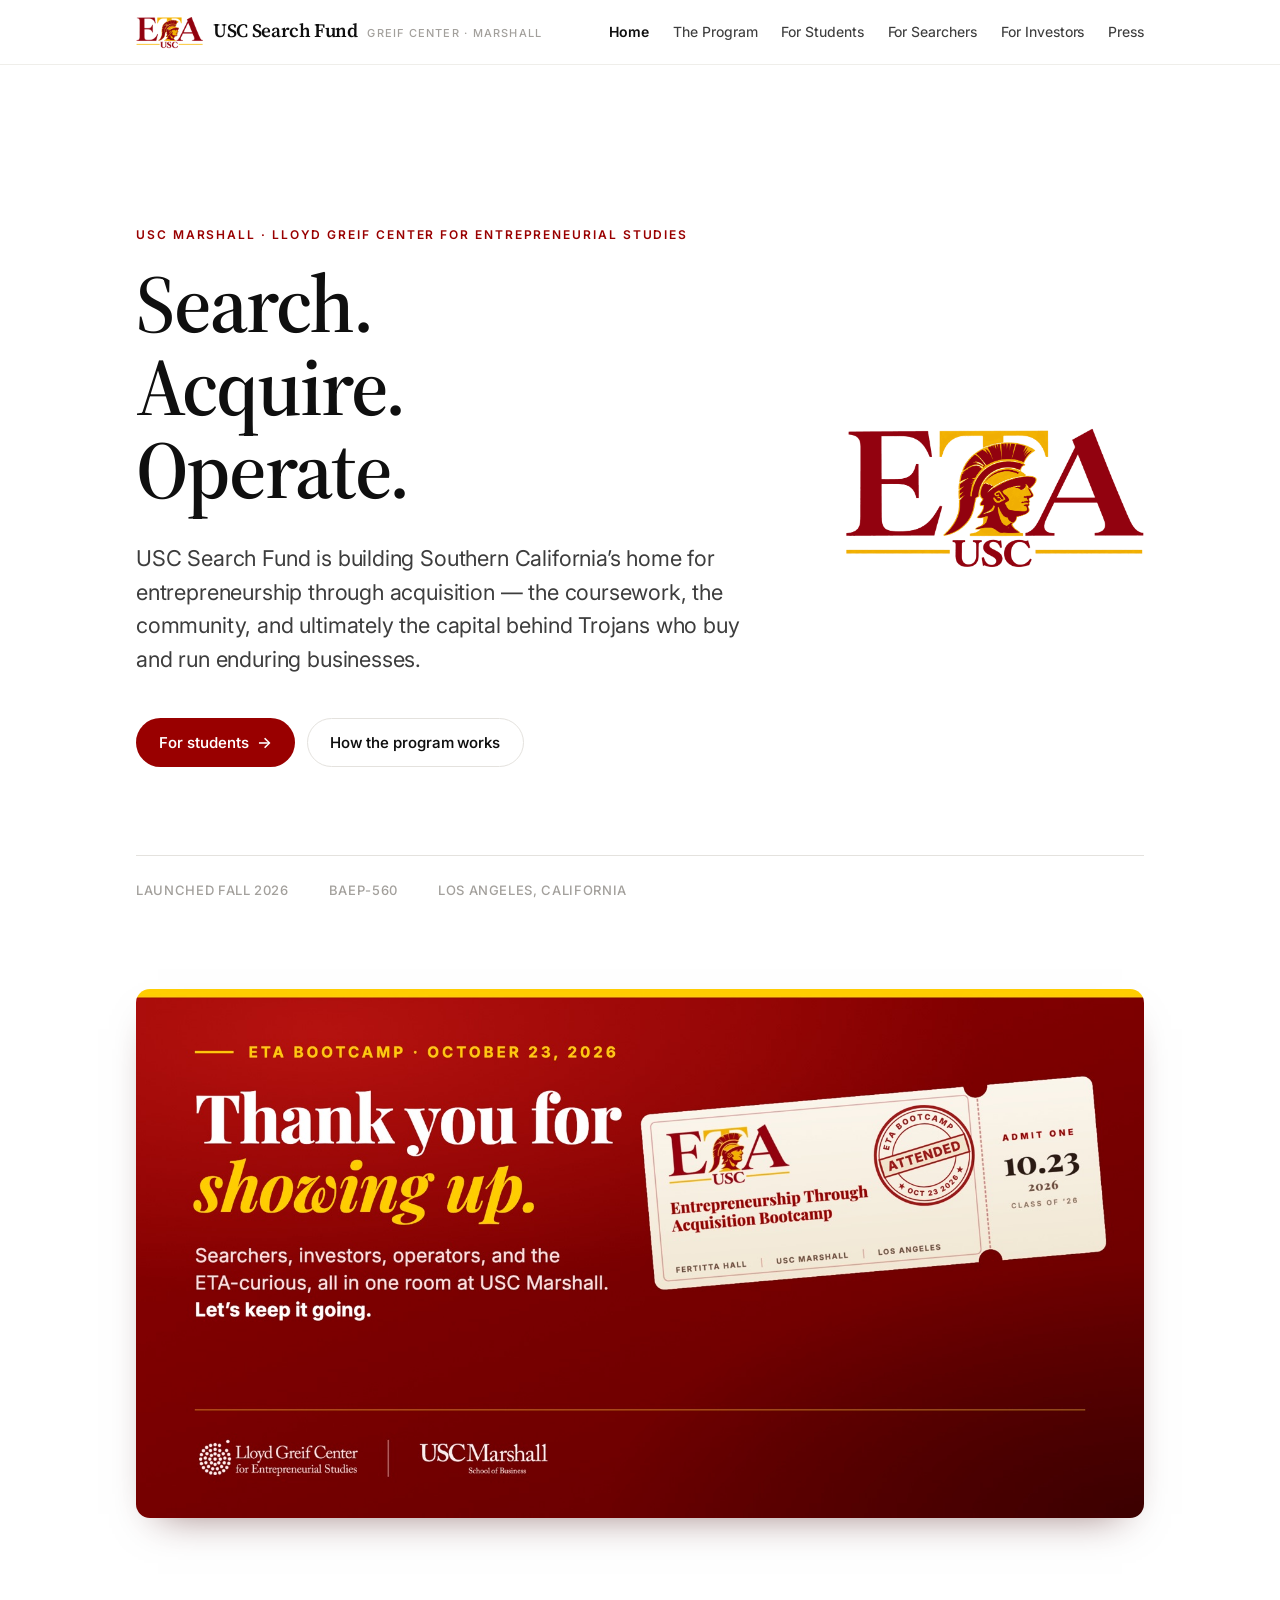
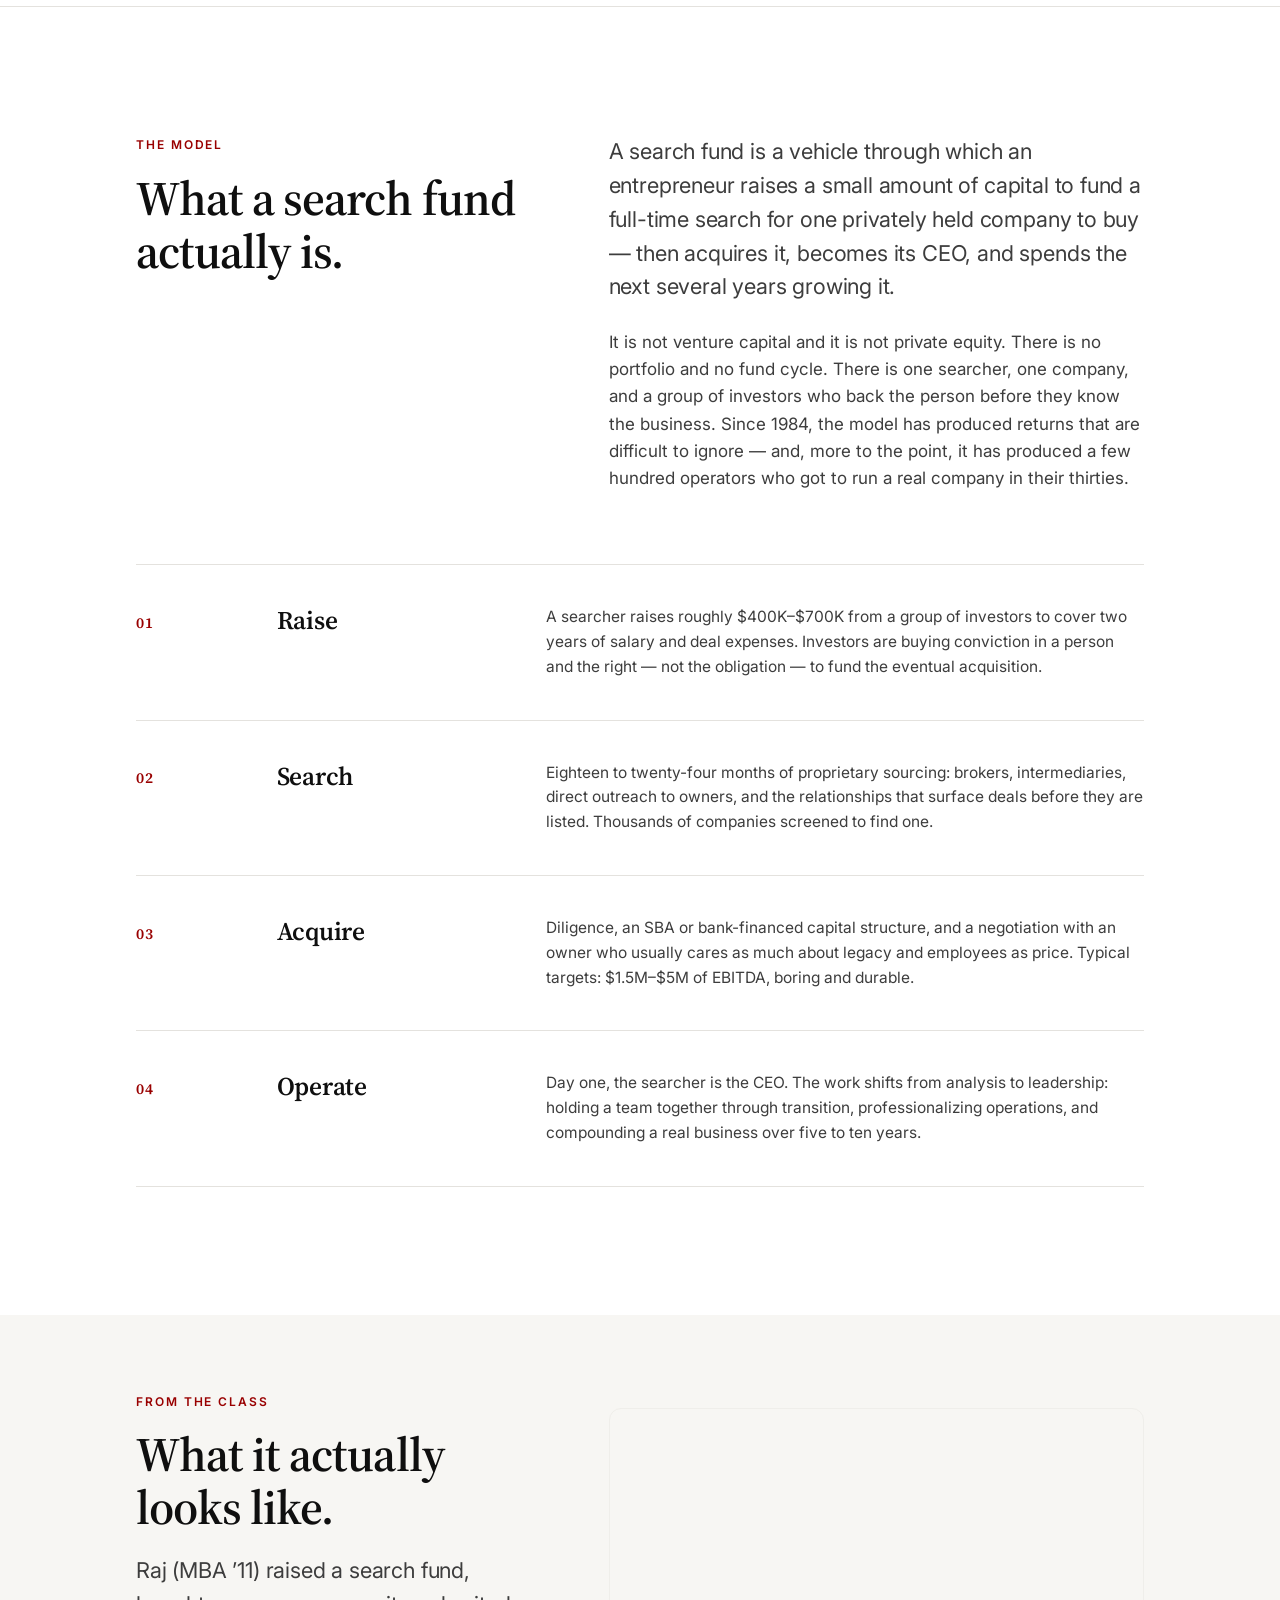
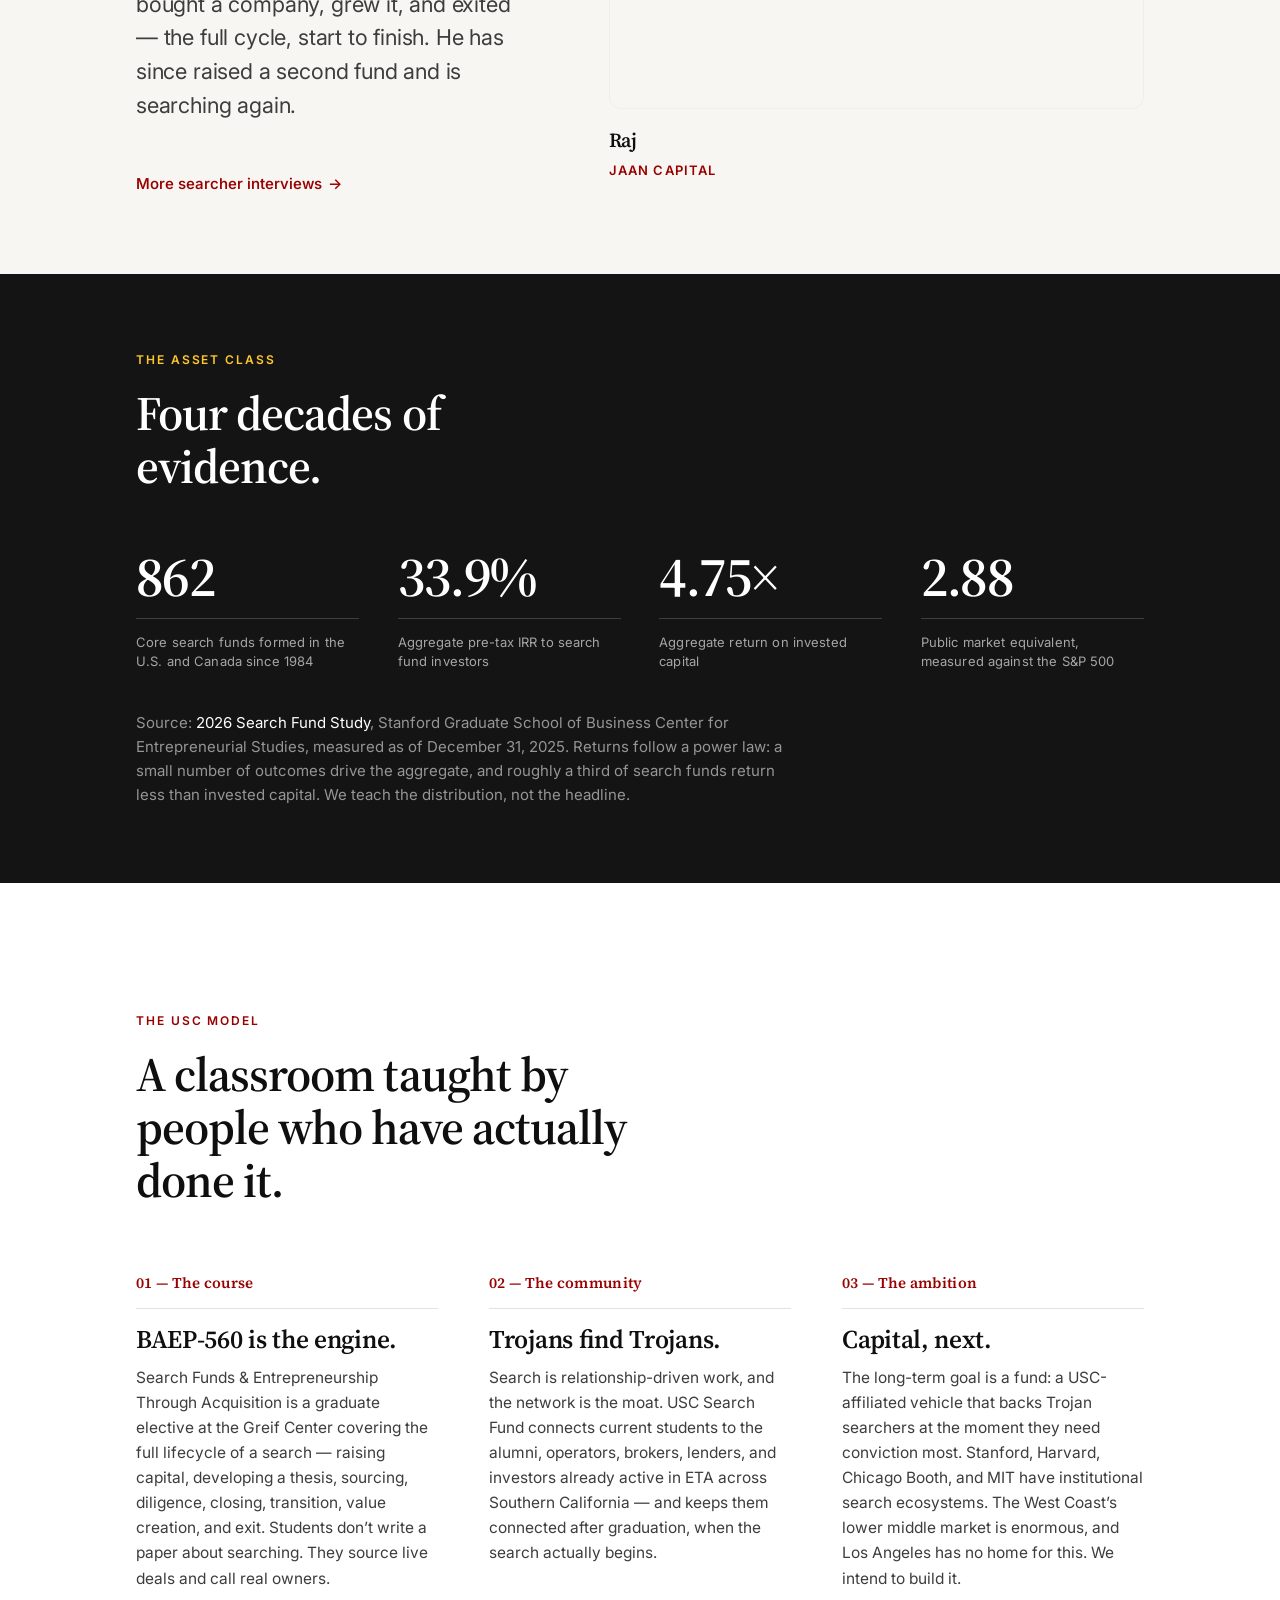
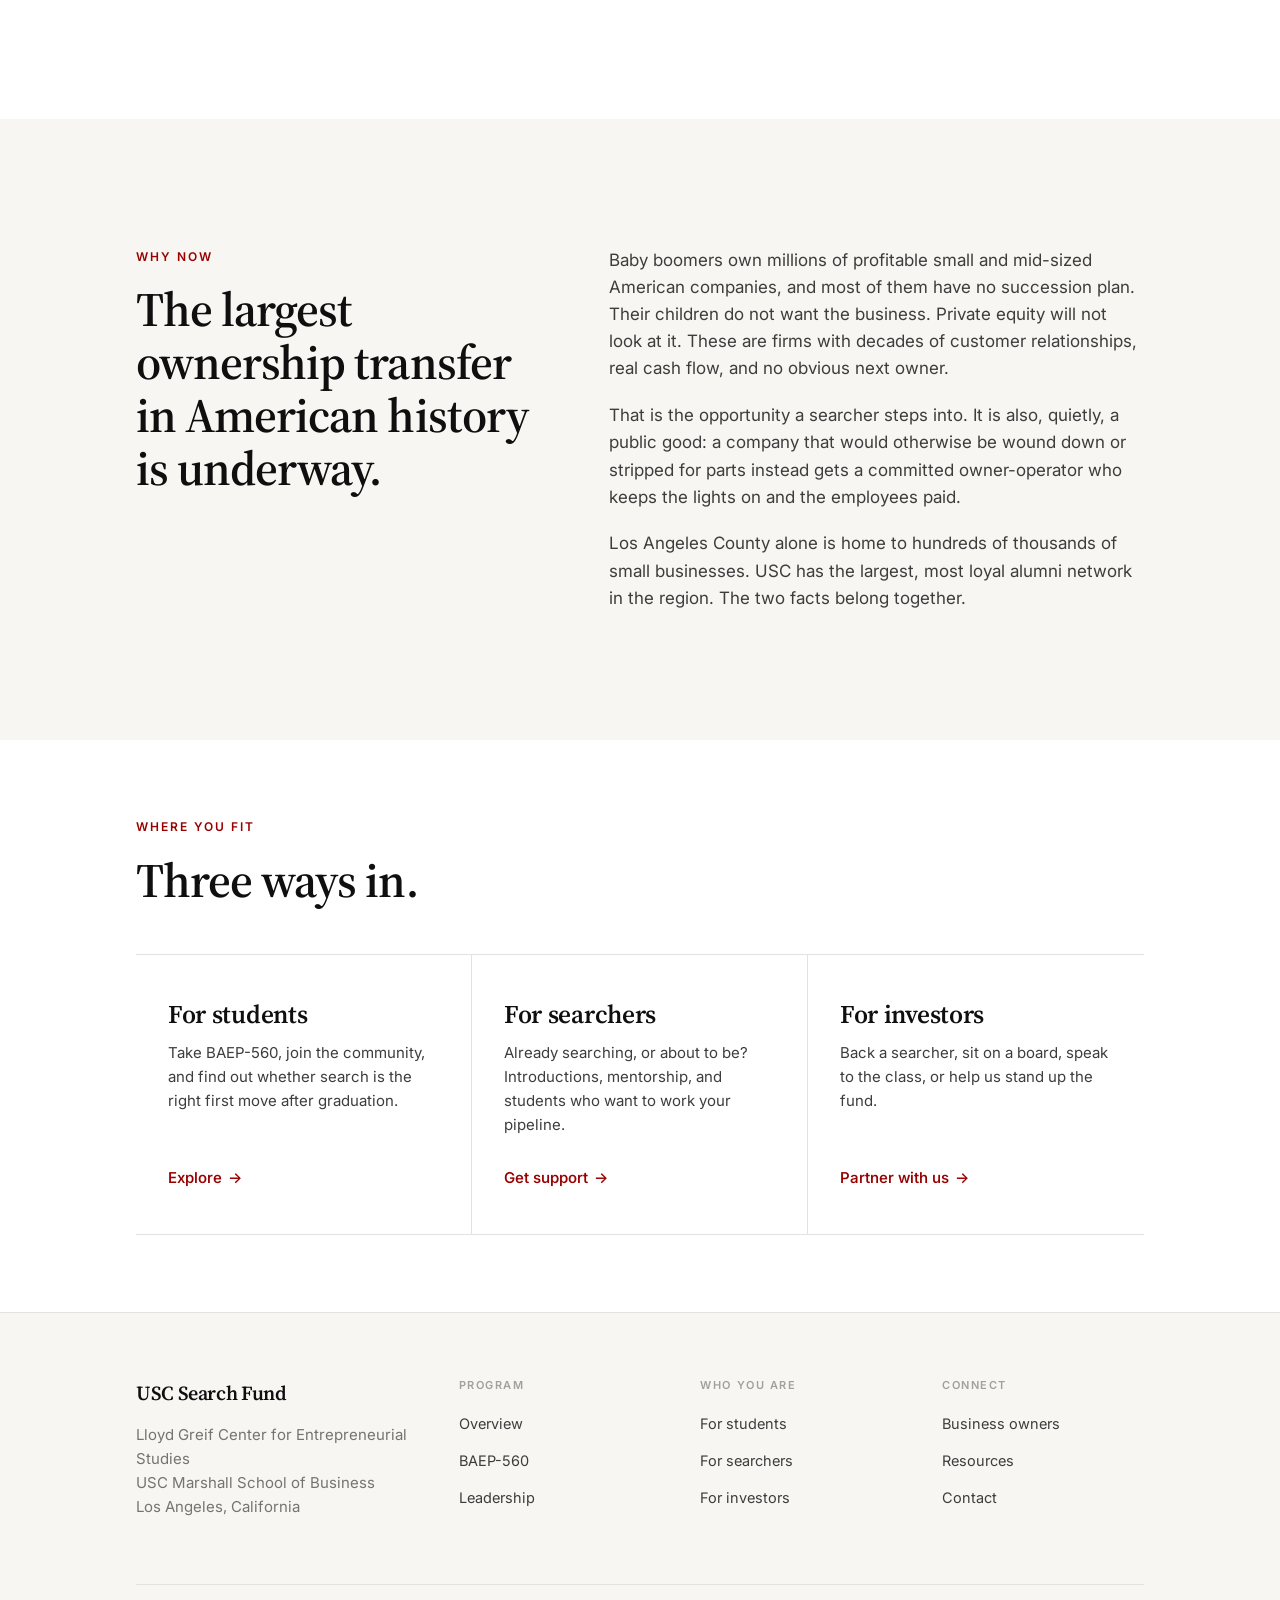
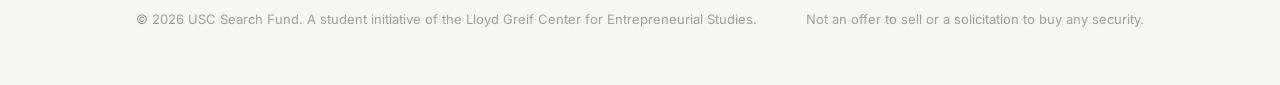
<file: index.html>
<!doctype html>
<html lang="en">
<head>
<meta charset="utf-8">
<meta name="viewport" content="width=device-width, initial-scale=1">
<title>USC Search Fund — Entrepreneurship Through Acquisition at USC Marshall</title>
<meta name="description" content="USC Search Fund is building Southern California's home for entrepreneurship through acquisition — the coursework, the community, and the capital behind Trojans who buy, operate, and grow enduring businesses.">
<link rel="canonical" href="https://uscsearchfund.org/">
<meta property="og:type" content="website">
<meta property="og:site_name" content="USC Search Fund">
<meta property="og:title" content="USC Search Fund — Entrepreneurship Through Acquisition at USC Marshall">
<meta property="og:description" content="USC Search Fund is building Southern California's home for entrepreneurship through acquisition — the coursework, the community, and the capital behind Trojans who buy, operate, and grow enduring businesses.">
<meta property="og:url" content="https://uscsearchfund.org/">
<meta property="og:image" content="https://uscsearchfund.org/assets/images/og-card.jpg">
<meta property="og:image:width" content="2400">
<meta property="og:image:height" content="1260">
<meta property="og:image:alt" content="USC Search Fund — entrepreneurship through acquisition at the Lloyd Greif Center, USC Marshall.">
<meta name="twitter:card" content="summary_large_image">
<meta name="twitter:title" content="USC Search Fund — Entrepreneurship Through Acquisition at USC Marshall">
<meta name="twitter:description" content="USC Search Fund is building Southern California's home for entrepreneurship through acquisition — the coursework, the community, and the capital behind Trojans who buy, operate, and grow enduring businesses.">
<meta name="twitter:image" content="https://uscsearchfund.org/assets/images/og-card.jpg">
<link rel="preconnect" href="https://fonts.googleapis.com">
<link rel="preconnect" href="https://fonts.gstatic.com" crossorigin>
<link href="https://fonts.googleapis.com/css2?family=Inter:wght@400;500;600&family=Source+Serif+4:opsz,wght@8..60,400;8..60,600&display=swap" rel="stylesheet">
<link rel="stylesheet" href="assets/site.css">
</head>
<body>

<header class="masthead">
  <div class="masthead__inner">
    <a class="brand" href="index.html">
      <img class="brand__logo" src="assets/images/eta-usc-logo.png" alt="" width="67" height="34">
      <span class="brand__mark">USC Search Fund</span>
      <span class="brand__sub">Greif Center &middot; Marshall</span>
    </a>
    <nav class="nav">
      <a href="index.html" aria-current="page">Home</a>
      <a href="program.html">The Program</a>
      <a href="students.html">For Students</a>
      <a href="searchers.html">For Searchers</a>
      <a href="investors.html">For Investors</a>
      <a href="press.html">Press</a>
    </nav>
    <details class="menu">
      <summary class="menu__btn" aria-label="Menu"><span class="menu__bars"></span></summary>
      <nav class="menu__panel">
        <a href="index.html" aria-current="page">Home</a>
        <a href="program.html">The Program</a>
        <a href="students.html">For Students</a>
        <a href="searchers.html">For Searchers</a>
        <a href="investors.html">For Investors</a>
        <a href="press.html">Press</a>
      </nav>
    </details>
  </div>
</header>

<main>

  <!-- ============================================================ HERO -- -->
  <section class="hero wrap">
    <div class="hero__top">
      <div class="hero__copy">
        <p class="eyebrow">USC Marshall &middot; Lloyd Greif Center for Entrepreneurial Studies</p>
        <h1 class="display hero__title"><span>Search.</span><span>Acquire.</span><span>Operate.</span></h1>
        <p class="lede hero__lede">
          USC Search Fund is building Southern California&rsquo;s home for entrepreneurship
          through acquisition &mdash; the coursework, the community, and ultimately the capital
          behind Trojans who buy and run enduring businesses.
        </p>
        <div class="btn-row hero__cta">
          <a class="btn btn--primary" href="students.html">For students <span class="btn__arrow">&rarr;</span></a>
          <a class="btn btn--ghost" href="program.html">How the program works</a>
        </div>
      </div>
      <img class="hero__logo" src="assets/images/eta-usc-logo-lg.png"
           alt="Entrepreneurship Through Acquisition at USC"
           width="320" height="162">
    </div>
    <div class="hero__meta">
      <span>Launched Fall 2026</span>
      <span>BAEP-560</span>
      <span>Los Angeles, California</span>
    </div>
  </section>

  <!-- ========================================== DATED: BOOTCAMP THANKS -- -->
  <!-- TIME-BOUND. Comes down with press.html#bootcamp; see README. -->
  <section class="wrap thanks">
    <a class="thanks__link" href="press.html#bootcamp">
      <img src="assets/images/eta-bootcamp-2026-thanks-wide.jpg"
           alt="Thank you for showing up. ETA Bootcamp, October 23, 2026, at Fertitta Hall, USC Marshall, with the Lloyd Greif Center for Entrepreneurial Studies."
           width="1600" height="840">
    </a>
  </section>

  <hr class="rule">


  <!-- ================================================ WHAT IS A SEARCH -- -->
  <section class="section wrap">
    <div class="grid grid--split">
      <div>
        <p class="eyebrow">The model</p>
        <h2 class="h2">What a search fund actually is.</h2>
      </div>
      <div>
        <p class="lede">
          A search fund is a vehicle through which an entrepreneur raises a small amount of
          capital to fund a full-time search for one privately held company to buy &mdash;
          then acquires it, becomes its CEO, and spends the next several years growing it.
        </p>
        <p class="body">
          It is not venture capital and it is not private equity. There is no portfolio and
          no fund cycle. There is one searcher, one company, and a group of investors who
          back the person before they know the business. Since 1984, the model has produced
          returns that are difficult to ignore &mdash; and, more to the point, it has produced
          a few hundred operators who got to run a real company in their thirties.
        </p>
      </div>
    </div>

    <div class="ladder" style="margin-top:clamp(3rem,6vw,4.5rem)">
      <div class="ladder__item">
        <div class="ladder__step">01</div>
        <h3 class="h3">Raise</h3>
        <p>A searcher raises roughly $400K&ndash;$700K from a group of investors to cover
           two years of salary and deal expenses. Investors are buying conviction in a person
           and the right &mdash; not the obligation &mdash; to fund the eventual acquisition.</p>
      </div>
      <div class="ladder__item">
        <div class="ladder__step">02</div>
        <h3 class="h3">Search</h3>
        <p>Eighteen to twenty-four months of proprietary sourcing: brokers, intermediaries,
           direct outreach to owners, and the relationships that surface deals before they
           are listed. Thousands of companies screened to find one.</p>
      </div>
      <div class="ladder__item">
        <div class="ladder__step">03</div>
        <h3 class="h3">Acquire</h3>
        <p>Diligence, an SBA or bank-financed capital structure, and a negotiation with an
           owner who usually cares as much about legacy and employees as price. Typical
           targets: $1.5M&ndash;$5M of EBITDA, boring and durable.</p>
      </div>
      <div class="ladder__item">
        <div class="ladder__step">04</div>
        <h3 class="h3">Operate</h3>
        <p>Day one, the searcher is the CEO. The work shifts from analysis to leadership:
           holding a team together through transition, professionalizing operations, and
           compounding a real business over five to ten years.</p>
      </div>
    </div>
  </section>


  <!-- ========================================================== FEATURE -- -->
  <section class="section section--tight section--alt" id="voice">
    <div class="wrap">
      <div class="grid grid--split" style="align-items:center">
        <div>
          <p class="eyebrow">From the class</p>
          <h2 class="h2" style="max-width:16ch">What it actually looks like.</h2>
          <p class="lede" style="max-width:46ch; margin-top:1.25rem">
            Raj (MBA &rsquo;11) raised a search fund, bought a company, grew it, and exited &mdash; the full
            cycle, start to finish. He has since raised a second fund and is searching again.
          </p>
          <a class="link-arrow" href="students.html#voices" style="margin-top:1.5rem">
            More searcher interviews <span>&rarr;</span></a>
        </div>
        <figure class="video video--feature">
          <div class="video__frame">
            <iframe src="https://www.youtube-nocookie.com/embed/uxuEBLyIbvk"
                    title="Raj &mdash; Jaan Capital" loading="lazy" allowfullscreen
                    referrerpolicy="strict-origin-when-cross-origin"
                    allow="accelerometer; clipboard-write; encrypted-media; gyroscope; picture-in-picture; web-share"></iframe>
          </div>
          <figcaption class="video__cap">
            <span class="video__name">Raj</span>
            <span class="video__co">Jaan Capital</span>
          </figcaption>
        </figure>
      </div>
    </div>
  </section>

  <!-- ============================================================ STATS -- -->
  <section class="section section--tight dark">
    <div class="wrap">
      <p class="eyebrow">The asset class</p>
      <h2 class="h2" style="max-width:20ch; margin-bottom:clamp(2.5rem,5vw,3.5rem)">
        Four decades of evidence.
      </h2>
      <div class="stats stats--onDark">
        <div class="stat">
          <div class="stat__fig">862</div>
          <div class="stat__label">Core search funds formed in the U.S. and Canada since 1984</div>
        </div>
        <div class="stat">
          <div class="stat__fig">33.9%</div>
          <div class="stat__label">Aggregate pre-tax IRR to search fund investors</div>
        </div>
        <div class="stat">
          <div class="stat__fig">4.75&times;</div>
          <div class="stat__label">Aggregate return on invested capital</div>
        </div>
        <div class="stat">
          <div class="stat__fig">2.88</div>
          <div class="stat__label">Public market equivalent, measured against the S&amp;P&nbsp;500</div>
        </div>
      </div>
      <p class="small" style="margin-top:2.5rem; max-width:72ch">
        Source: <a href="https://www.gsb.stanford.edu/faculty-research/case-studies/2026-search-fund-study-selected-observations" target="_blank" rel="noopener">2026 Search Fund Study</a>,
        Stanford Graduate School of Business Center for Entrepreneurial Studies, measured as of
        December&nbsp;31,&nbsp;2025. Returns follow a power law: a small number of outcomes drive
        the aggregate, and roughly a third of search funds return less than invested capital.
        We teach the distribution, not the headline.
      </p>
    </div>
  </section>

  <!-- ========================================================= USC MODEL -- -->
  <section class="section wrap">
    <p class="eyebrow">The USC model</p>
    <h2 class="h2" style="max-width:22ch">A classroom taught by people who have actually done it.</h2>

    <div class="grid grid--3" style="margin-top:clamp(2.75rem,5vw,4rem)">
      <div class="card">
        <div class="card__num">01 &mdash; The course</div>
        <h3 class="h3">BAEP-560 is the engine.</h3>
        <p>Search Funds &amp; Entrepreneurship Through Acquisition is a graduate elective at the
           Greif Center covering the full lifecycle of a search &mdash; raising capital, developing
           a thesis, sourcing, diligence, closing, transition, value creation, and exit. Students
           don&rsquo;t write a paper about searching. They source live deals and call real owners.</p>
      </div>
      <div class="card">
        <div class="card__num">02 &mdash; The community</div>
        <h3 class="h3">Trojans find Trojans.</h3>
        <p>Search is relationship-driven work, and the network is the moat. USC Search Fund
           connects current students to the alumni, operators, brokers, lenders, and investors
           already active in ETA across Southern California &mdash; and keeps them connected
           after graduation, when the search actually begins.</p>
      </div>
      <div class="card">
        <div class="card__num">03 &mdash; The ambition</div>
        <h3 class="h3">Capital, next.</h3>
        <p>The long-term goal is a fund: a USC-affiliated vehicle that backs Trojan searchers
           at the moment they need conviction most. Stanford, Harvard, Chicago Booth, and MIT
           have institutional search ecosystems. The West Coast&rsquo;s lower middle market is
           enormous, and Los Angeles has no home for this. We intend to build it.</p>
      </div>
    </div>
  </section>

  <!-- ============================================================= WHY -- -->
  <section class="section section--alt">
    <div class="wrap">
      <div class="grid grid--split">
        <div>
          <p class="eyebrow">Why now</p>
          <h2 class="h2">The largest ownership transfer in American history is underway.</h2>
        </div>
        <div>
          <p class="body">
            Baby boomers own millions of profitable small and mid-sized American companies, and
            most of them have no succession plan. Their children do not want the business. Private
            equity will not look at it. These are firms with decades of customer relationships,
            real cash flow, and no obvious next owner.
          </p>
          <p class="body">
            That is the opportunity a searcher steps into. It is also, quietly, a public good:
            a company that would otherwise be wound down or stripped for parts instead gets a
            committed owner-operator who keeps the lights on and the employees paid.
          </p>
          <p class="body">
            Los Angeles County alone is home to hundreds of thousands of small businesses. USC has
            the largest, most loyal alumni network in the region. The two facts belong together.
          </p>
        </div>
      </div>
    </div>
  </section>

  <!-- ============================================================== CTA -- -->
  <section class="section section--tight wrap">
    <p class="eyebrow">Where you fit</p>
    <h2 class="h2" style="max-width:18ch; margin-bottom:clamp(2rem,4vw,3rem)">Three ways in.</h2>
    <div class="cta-tri">
      <a class="cta-tri__item" href="students.html">
        <h3 class="h3">For students</h3>
        <p>Take BAEP-560, join the community, and find out whether search is the right first
           move after graduation.</p>
        <span class="link-arrow">Explore <span>&rarr;</span></span>
      </a>
      <a class="cta-tri__item" href="searchers.html">
        <h3 class="h3">For searchers</h3>
        <p>Already searching, or about to be? Introductions, mentorship, and students who
           want to work your pipeline.</p>
        <span class="link-arrow">Get support <span>&rarr;</span></span>
      </a>
      <a class="cta-tri__item" href="investors.html">
        <h3 class="h3">For investors</h3>
        <p>Back a searcher, sit on a board, speak to the class, or help us stand up the fund.</p>
        <span class="link-arrow">Partner with us <span>&rarr;</span></span>
      </a>
    </div>
  </section>

</main>

<footer class="footer">
  <div class="wrap">
    <div class="footer__top">
      <div class="footer__brand">
        <span class="brand__mark">USC Search Fund</span>
        <p class="small" style="margin-top:.9rem; max-width:34ch">
          Lloyd Greif Center for Entrepreneurial Studies<br>
          USC Marshall School of Business<br>
          Los Angeles, California
        </p>
      </div>
      <div>
        <h4>Program</h4>
        <ul>
          <li><a href="program.html">Overview</a></li>
          <li><a href="program.html#course">BAEP-560</a></li>
          <li><a href="program.html#leadership">Leadership</a></li>
        </ul>
      </div>
      <div>
        <h4>Who you are</h4>
        <ul>
          <li><a href="students.html">For students</a></li>
          <li><a href="searchers.html">For searchers</a></li>
          <li><a href="investors.html">For investors</a></li>
        </ul>
      </div>
      <div>
        <h4>Connect</h4>
        <ul>
          <li><a href="investors.html#owners">Business owners</a></li>
          <li><a href="students.html#resources">Resources</a></li>
          <li><a href="investors.html#contact">Contact</a></li>
        </ul>
      </div>
    </div>
    <div class="footer__bottom">
      <p class="tiny">&copy; 2026 USC Search Fund. A student initiative of the Lloyd Greif Center for Entrepreneurial Studies.</p>
      <p class="tiny">Not an offer to sell or a solicitation to buy any security.</p>
    </div>
  </div>
</footer>

</body>
</html>
</file>
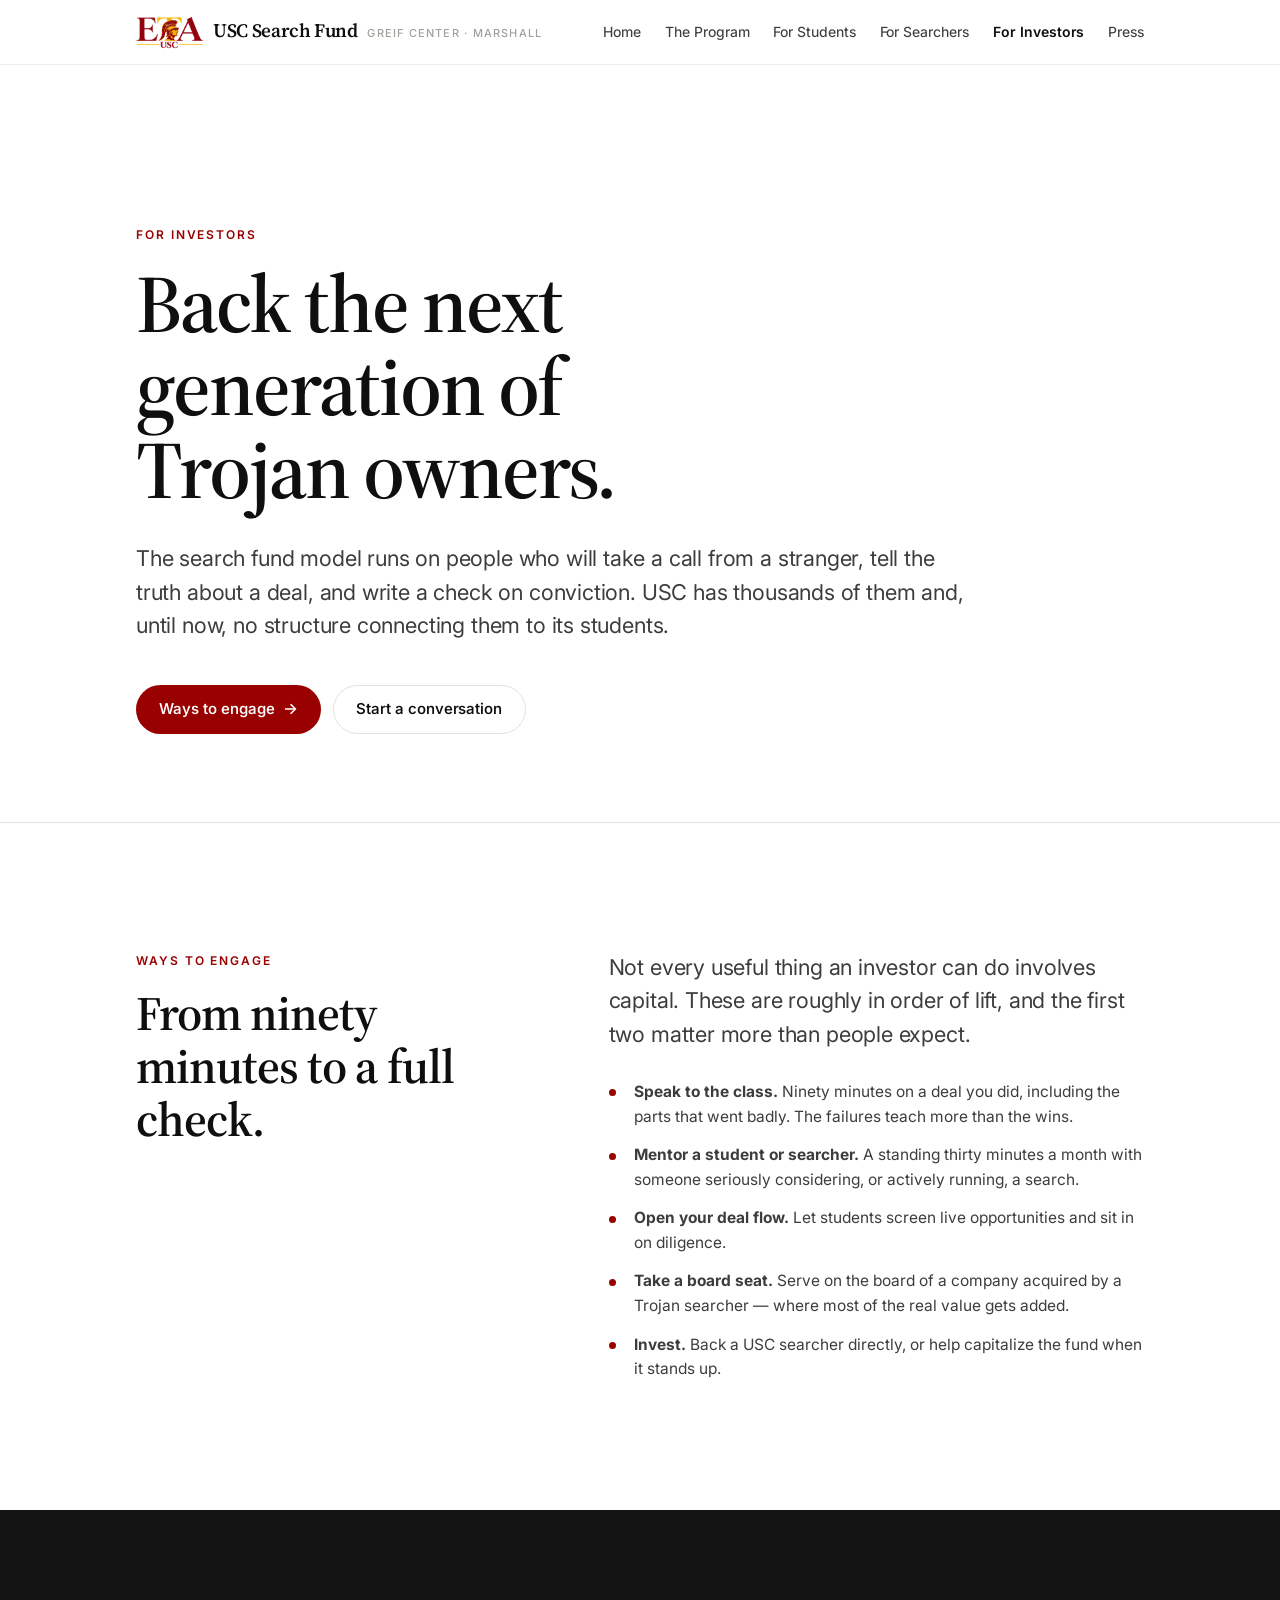
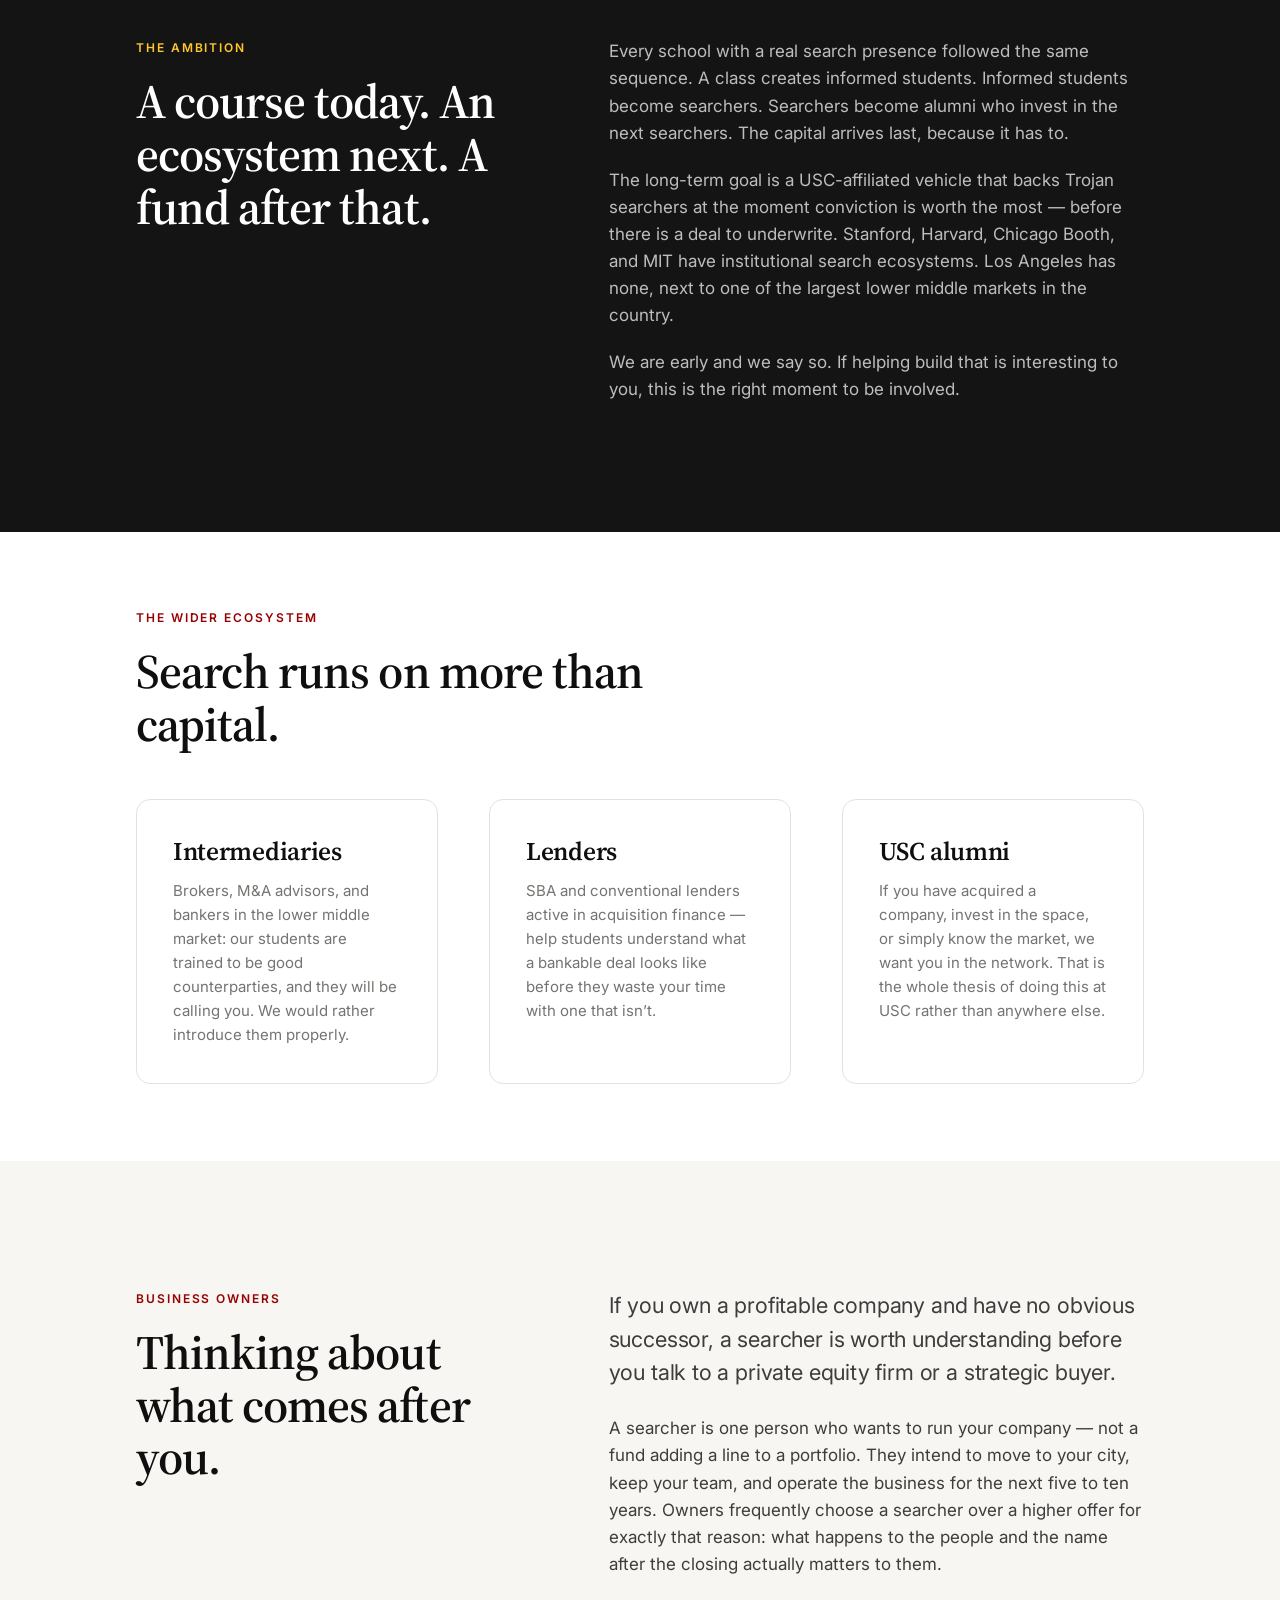
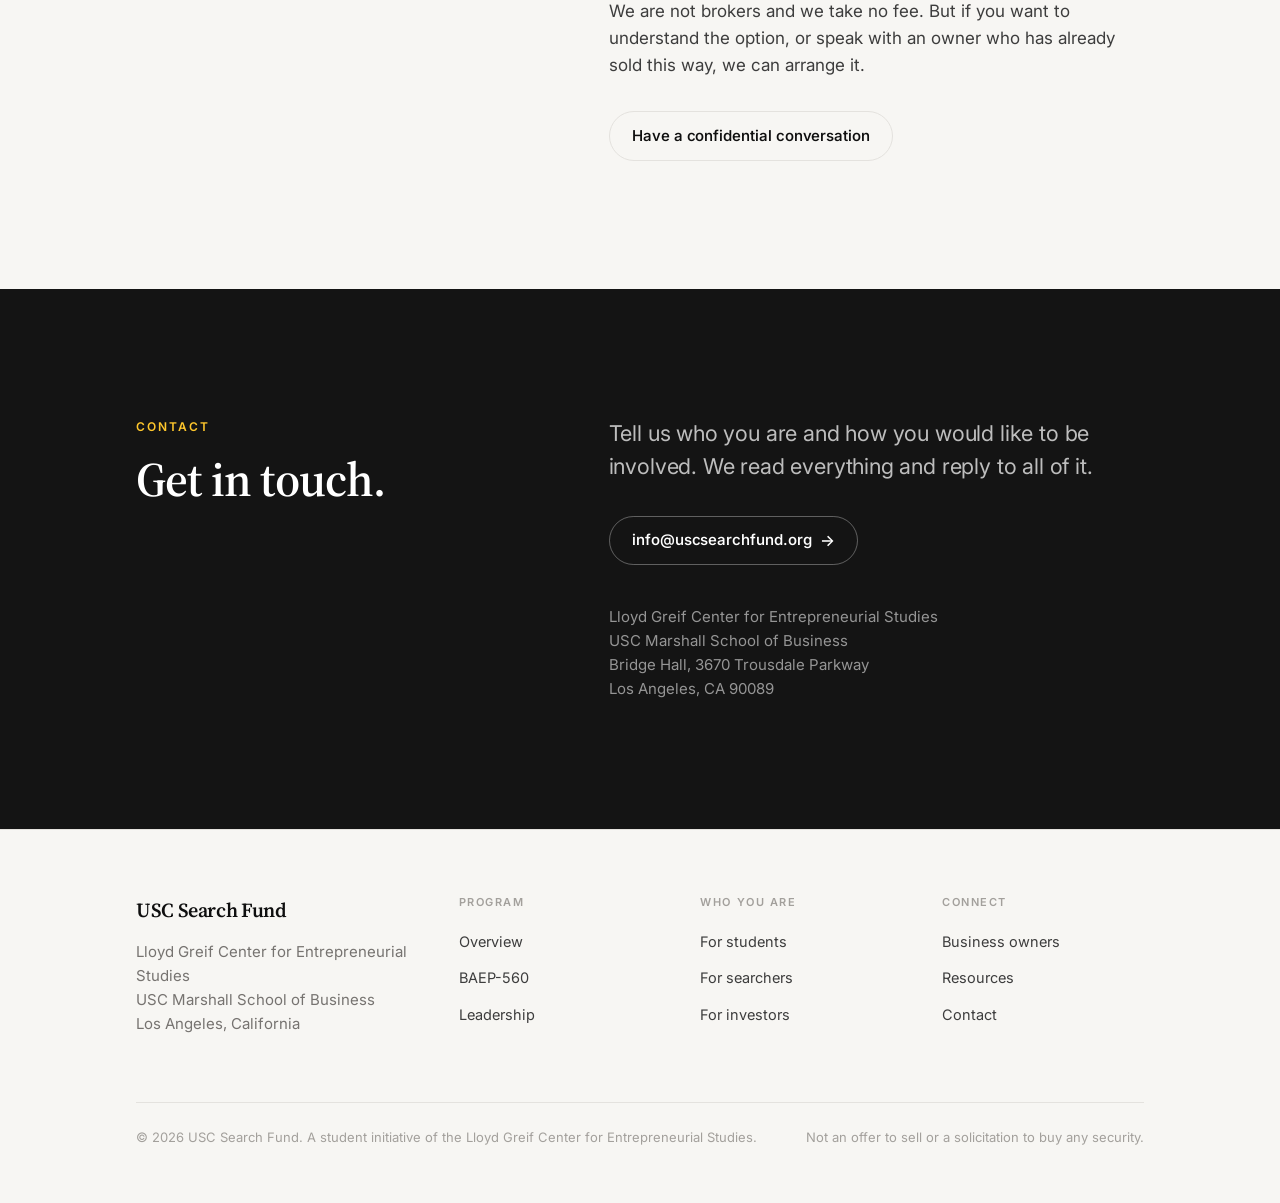
<file: investors.html>
<!doctype html>
<html lang="en">
<head>
<meta charset="utf-8">
<meta name="viewport" content="width=device-width, initial-scale=1">
<title>For Investors — USC Search Fund</title>
<meta name="description" content="For investors, operators, lenders, intermediaries, and business owners who want to work with USC Search Fund.">
<link rel="canonical" href="https://uscsearchfund.org/investors.html">
<meta property="og:type" content="website">
<meta property="og:site_name" content="USC Search Fund">
<meta property="og:title" content="For Investors — USC Search Fund">
<meta property="og:description" content="For investors, operators, lenders, intermediaries, and business owners who want to work with USC Search Fund.">
<meta property="og:url" content="https://uscsearchfund.org/investors.html">
<meta property="og:image" content="https://uscsearchfund.org/assets/images/og-card.jpg">
<meta property="og:image:width" content="2400">
<meta property="og:image:height" content="1260">
<meta property="og:image:alt" content="USC Search Fund — entrepreneurship through acquisition at the Lloyd Greif Center, USC Marshall.">
<meta name="twitter:card" content="summary_large_image">
<meta name="twitter:title" content="For Investors — USC Search Fund">
<meta name="twitter:description" content="For investors, operators, lenders, intermediaries, and business owners who want to work with USC Search Fund.">
<meta name="twitter:image" content="https://uscsearchfund.org/assets/images/og-card.jpg">
<link rel="preconnect" href="https://fonts.googleapis.com">
<link rel="preconnect" href="https://fonts.gstatic.com" crossorigin>
<link href="https://fonts.googleapis.com/css2?family=Inter:wght@400;500;600&family=Source+Serif+4:opsz,wght@8..60,400;8..60,600&display=swap" rel="stylesheet">
<link rel="stylesheet" href="assets/site.css">
</head>
<body>
<header class="masthead">
  <div class="masthead__inner">
    <a class="brand" href="index.html">
      <img class="brand__logo" src="assets/images/eta-usc-logo.png" alt="" width="67" height="34">
      <span class="brand__mark">USC Search Fund</span>
      <span class="brand__sub">Greif Center &middot; Marshall</span>
    </a>
    <nav class="nav">
      <a href="index.html">Home</a>
      <a href="program.html">The Program</a>
      <a href="students.html">For Students</a>
      <a href="searchers.html">For Searchers</a>
      <a href="investors.html" aria-current="page">For Investors</a>
      <a href="press.html">Press</a>
    </nav>
    <details class="menu">
      <summary class="menu__btn" aria-label="Menu"><span class="menu__bars"></span></summary>
      <nav class="menu__panel">
        <a href="index.html">Home</a>
        <a href="program.html">The Program</a>
        <a href="students.html">For Students</a>
        <a href="searchers.html">For Searchers</a>
        <a href="investors.html" aria-current="page">For Investors</a>
        <a href="press.html">Press</a>
      </nav>
    </details>
  </div>
</header>
<main>

  <section class="hero wrap">
    <p class="eyebrow">For investors</p>
    <h1 class="display hero__title">Back the next generation of Trojan owners.</h1>
    <p class="lede hero__lede">
      The search fund model runs on people who will take a call from a stranger, tell the truth
      about a deal, and write a check on conviction. USC has thousands of them and, until now,
      no structure connecting them to its students.
    </p>
    <div class="btn-row hero__cta">
      <a class="btn btn--primary" href="#engage">Ways to engage <span class="btn__arrow">&rarr;</span></a>
      <a class="btn btn--ghost" href="#contact">Start a conversation</a>
    </div>
  </section>

  <hr class="rule">

  <!-- ========================================================== ENGAGE -- -->
  <section class="section wrap" id="engage">
    <div class="grid grid--split">
      <div>
        <p class="eyebrow">Ways to engage</p>
        <h2 class="h2">From ninety minutes to a full check.</h2>
      </div>
      <div>
        <p class="lede">
          Not every useful thing an investor can do involves capital. These are roughly in
          order of lift, and the first two matter more than people expect.
        </p>
        <ul class="checklist" style="margin-top:1.75rem">
          <li><strong>Speak to the class.</strong> Ninety minutes on a deal you did, including
              the parts that went badly. The failures teach more than the wins.</li>
          <li><strong>Mentor a student or searcher.</strong> A standing thirty minutes a month
              with someone seriously considering, or actively running, a search.</li>
          <li><strong>Open your deal flow.</strong> Let students screen live opportunities and
              sit in on diligence.</li>
          <li><strong>Take a board seat.</strong> Serve on the board of a company acquired by a
              Trojan searcher &mdash; where most of the real value gets added.</li>
          <li><strong>Invest.</strong> Back a USC searcher directly, or help capitalize the fund
              when it stands up.</li>
        </ul>
      </div>
    </div>
  </section>

  <!-- ============================================================ FUND -- -->
  <section class="section dark">
    <div class="wrap">
      <div class="grid grid--split">
        <div>
          <p class="eyebrow">The ambition</p>
          <h2 class="h2">A course today. An ecosystem next. A fund after that.</h2>
        </div>
        <div>
          <p>
            Every school with a real search presence followed the same sequence. A class creates
            informed students. Informed students become searchers. Searchers become alumni who
            invest in the next searchers. The capital arrives last, because it has to.
          </p>
          <p>
            The long-term goal is a USC-affiliated vehicle that backs Trojan searchers at the
            moment conviction is worth the most &mdash; before there is a deal to underwrite.
            Stanford, Harvard, Chicago Booth, and MIT have institutional search ecosystems.
            Los Angeles has none, next to one of the largest lower middle markets in the country.
          </p>
          <p>
            We are early and we say so. If helping build that is interesting to you, this is
            the right moment to be involved.
          </p>
        </div>
      </div>
    </div>
  </section>

  <!-- ======================================================= ECOSYSTEM -- -->
  <section class="section section--tight wrap">
    <p class="eyebrow">The wider ecosystem</p>
    <h2 class="h2" style="max-width:22ch; margin-bottom:clamp(2rem,4vw,3rem)">
      Search runs on more than capital.
    </h2>
    <div class="grid grid--3">
      <div class="panel">
        <h3 class="h3">Intermediaries</h3>
        <p class="small" style="margin-top:.8rem">Brokers, M&amp;A advisors, and bankers in the
           lower middle market: our students are trained to be good counterparties, and they
           will be calling you. We would rather introduce them properly.</p>
      </div>
      <div class="panel">
        <h3 class="h3">Lenders</h3>
        <p class="small" style="margin-top:.8rem">SBA and conventional lenders active in
           acquisition finance &mdash; help students understand what a bankable deal looks like
           before they waste your time with one that isn&rsquo;t.</p>
      </div>
      <div class="panel">
        <h3 class="h3">USC alumni</h3>
        <p class="small" style="margin-top:.8rem">If you have acquired a company, invest in the
           space, or simply know the market, we want you in the network. That is the whole
           thesis of doing this at USC rather than anywhere else.</p>
      </div>
    </div>
  </section>

  <!-- ========================================================== OWNERS -- -->
  <section class="section section--alt" id="owners">
    <div class="wrap">
      <div class="grid grid--split">
        <div>
          <p class="eyebrow">Business owners</p>
          <h2 class="h2">Thinking about what comes after you.</h2>
        </div>
        <div>
          <p class="lede">
            If you own a profitable company and have no obvious successor, a searcher is worth
            understanding before you talk to a private equity firm or a strategic buyer.
          </p>
          <p class="body">
            A searcher is one person who wants to run your company &mdash; not a fund adding a
            line to a portfolio. They intend to move to your city, keep your team, and operate
            the business for the next five to ten years. Owners frequently choose a searcher
            over a higher offer for exactly that reason: what happens to the people and the name
            after the closing actually matters to them.
          </p>
          <p class="body">
            We are not brokers and we take no fee. But if you want to understand the option, or
            speak with an owner who has already sold this way, we can arrange it.
          </p>
          <div class="btn-row" style="margin-top:2rem">
            <a class="btn btn--ghost" href="#contact">Have a confidential conversation</a>
          </div>
        </div>
      </div>
    </div>
  </section>

  <!-- ========================================================= CONTACT -- -->
  <section class="section dark" id="contact">
    <div class="wrap">
      <div class="grid grid--split">
        <div>
          <p class="eyebrow">Contact</p>
          <h2 class="h2">Get in touch.</h2>
        </div>
        <div>
          <p class="lede">
            Tell us who you are and how you would like to be involved. We read everything and
            reply to all of it.
          </p>
          <div class="btn-row" style="margin-top:2rem">
            <a class="btn btn--onDark" href="mailto:info@uscsearchfund.org?subject=USC%20Search%20Fund">
              info@uscsearchfund.org <span class="btn__arrow">&rarr;</span>
            </a>
          </div>
          <p class="small" style="margin-top:2.5rem">
            Lloyd Greif Center for Entrepreneurial Studies<br>
            USC Marshall School of Business<br>
            Bridge Hall, 3670 Trousdale Parkway<br>
            Los Angeles, CA 90089
          </p>
        </div>
      </div>
    </div>
  </section>

</main>
<footer class="footer">
  <div class="wrap">
    <div class="footer__top">
      <div class="footer__brand">
        <span class="brand__mark">USC Search Fund</span>
        <p class="small" style="margin-top:.9rem; max-width:34ch">
          Lloyd Greif Center for Entrepreneurial Studies<br>
          USC Marshall School of Business<br>
          Los Angeles, California
        </p>
      </div>
      <div>
        <h4>Program</h4>
        <ul>
          <li><a href="program.html">Overview</a></li>
          <li><a href="program.html#course">BAEP-560</a></li>
          <li><a href="program.html#leadership">Leadership</a></li>
        </ul>
      </div>
      <div>
        <h4>Who you are</h4>
        <ul>
          <li><a href="students.html">For students</a></li>
          <li><a href="searchers.html">For searchers</a></li>
          <li><a href="investors.html">For investors</a></li>
        </ul>
      </div>
      <div>
        <h4>Connect</h4>
        <ul>
          <li><a href="investors.html#owners">Business owners</a></li>
          <li><a href="students.html#resources">Resources</a></li>
          <li><a href="investors.html#contact">Contact</a></li>
        </ul>
      </div>
    </div>
    <div class="footer__bottom">
      <p class="tiny">&copy; 2026 USC Search Fund. A student initiative of the Lloyd Greif Center for Entrepreneurial Studies.</p>
      <p class="tiny">Not an offer to sell or a solicitation to buy any security.</p>
    </div>
  </div>
</footer>
</body>
</html>
</file>
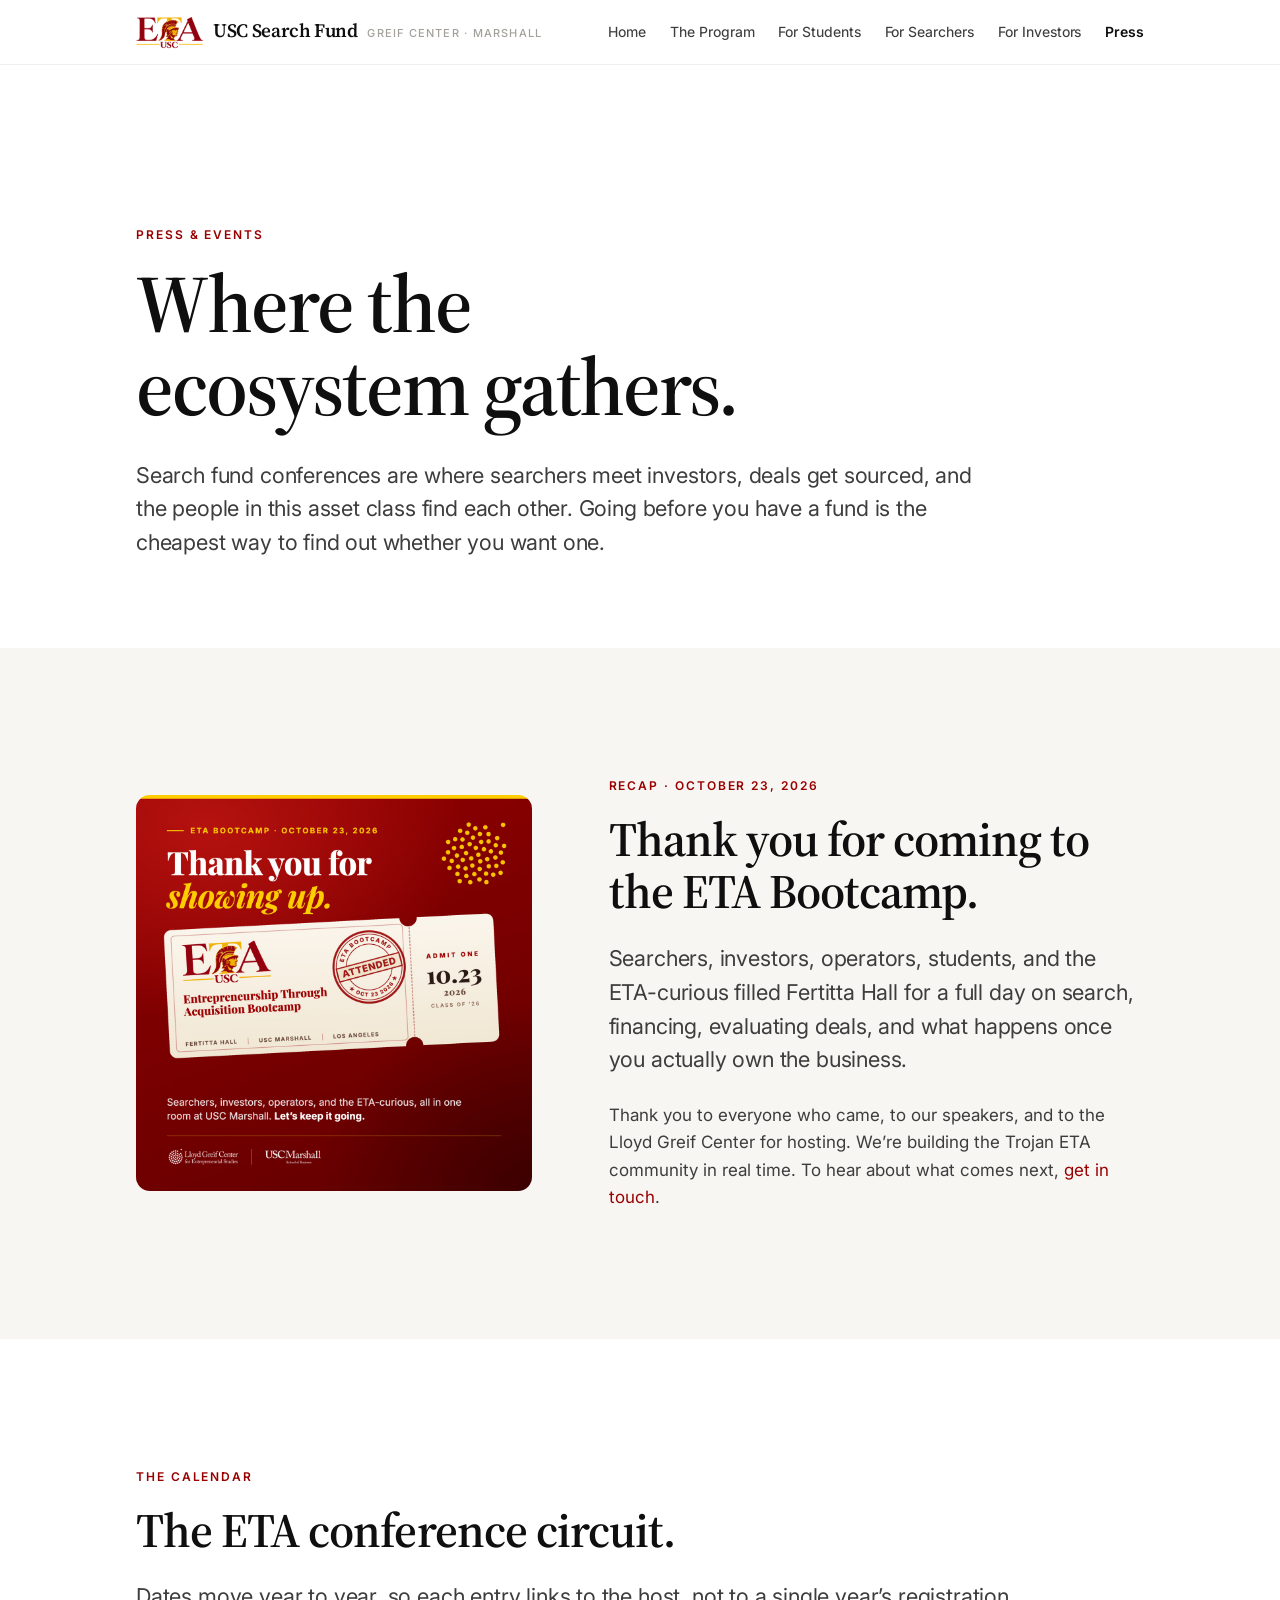
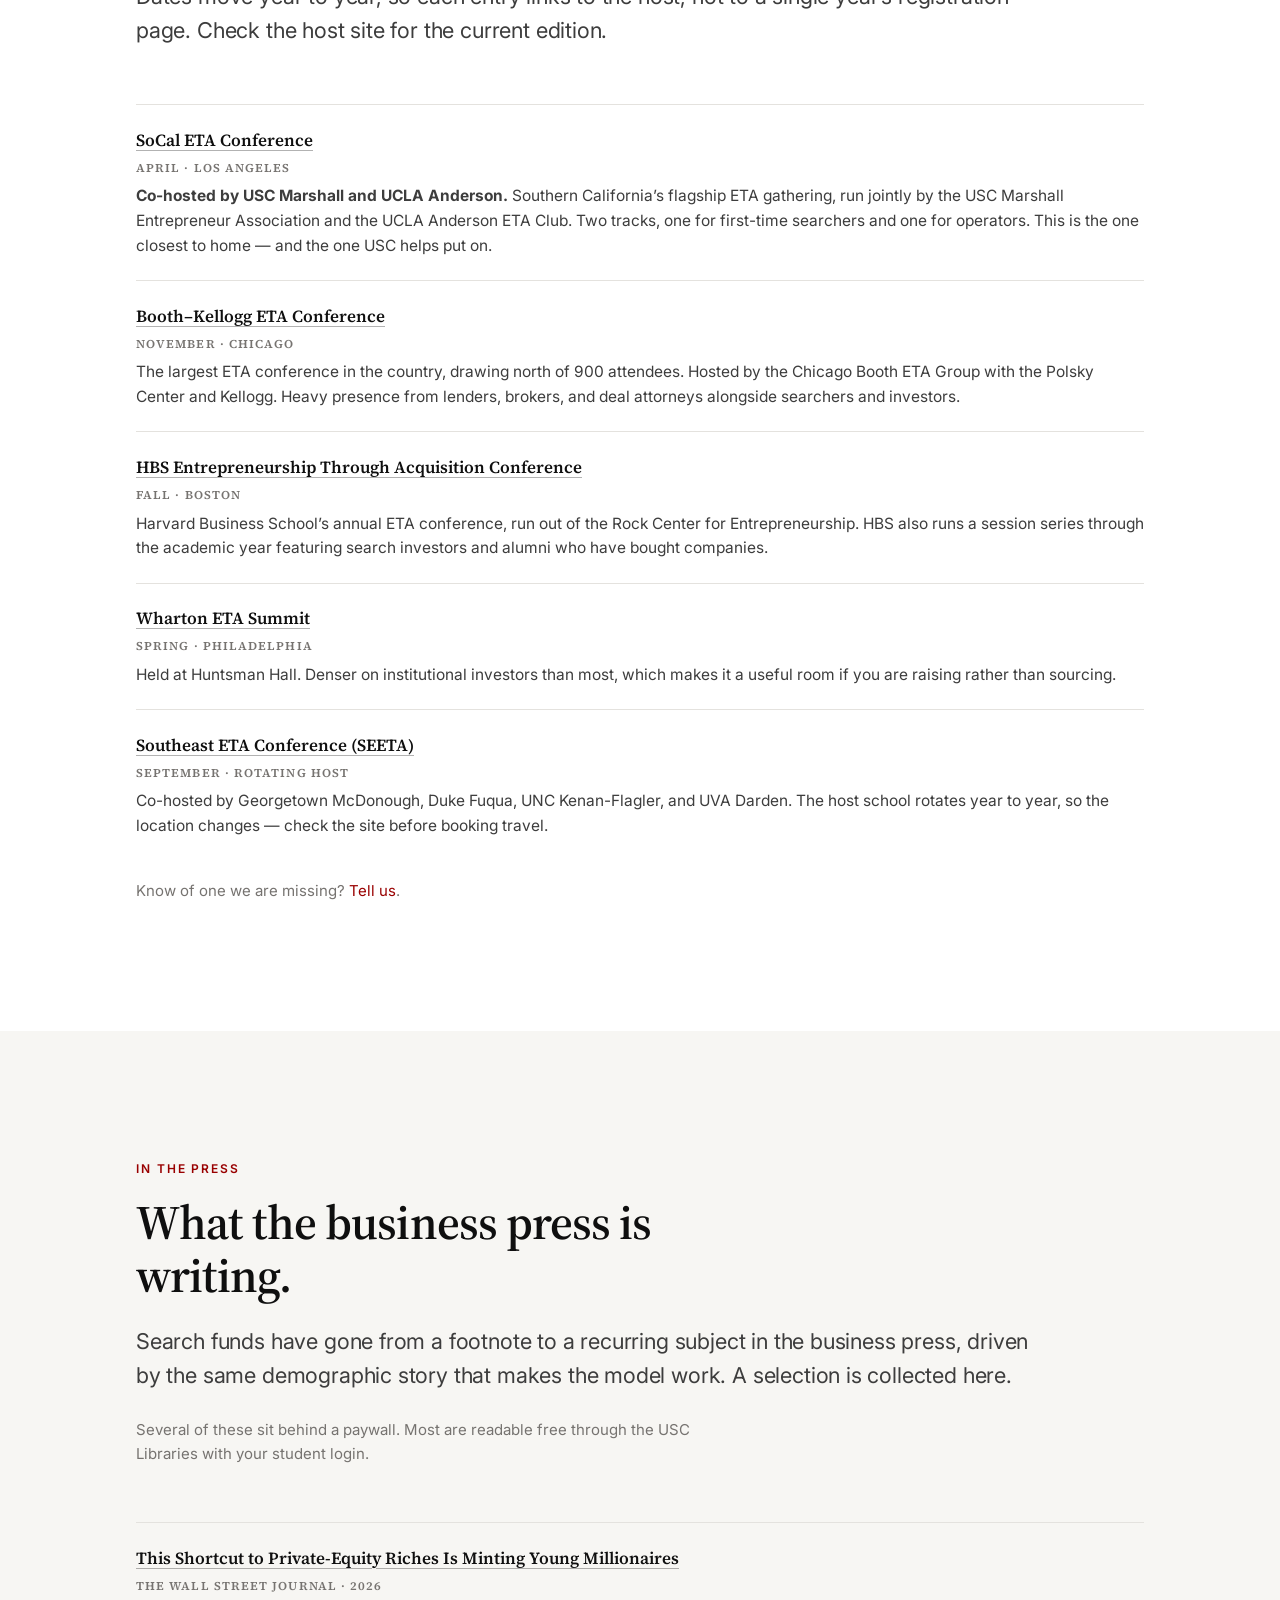
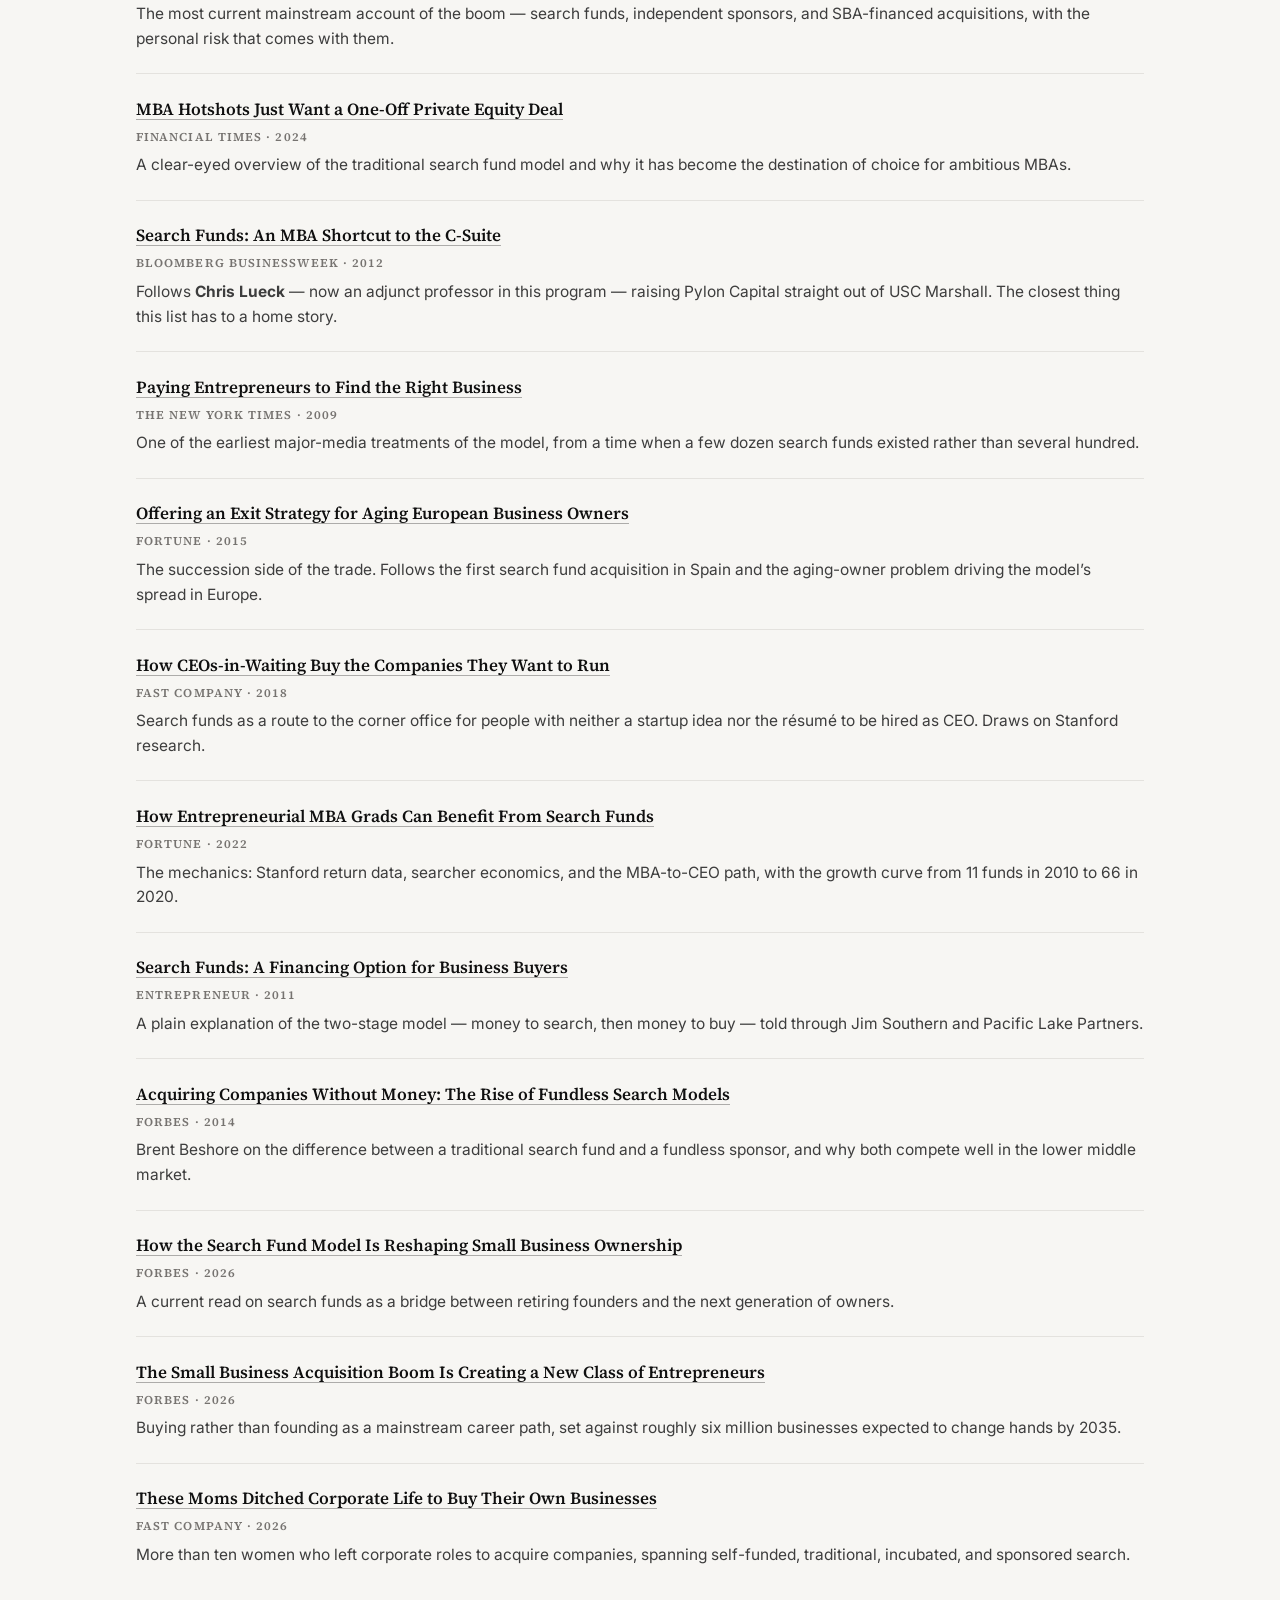
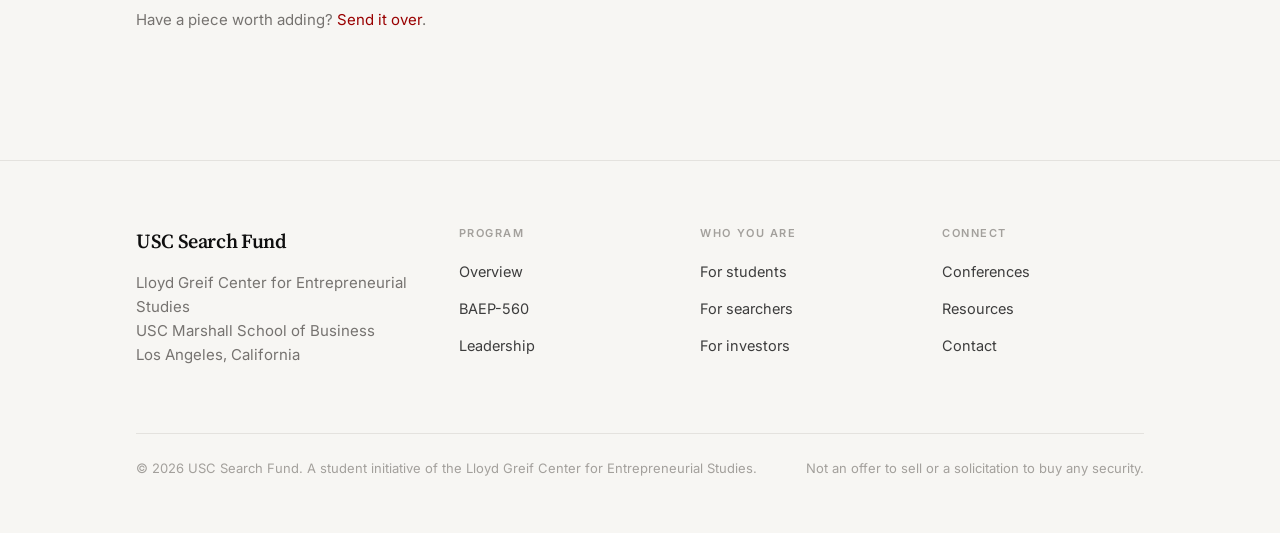
<file: press.html>
<!doctype html>
<html lang="en">
<head>
<meta charset="utf-8">
<meta name="viewport" content="width=device-width, initial-scale=1">
<title>Press &amp; Events — USC Search Fund</title>
<meta name="description" content="The ETA conference calendar and press coverage of search funds — where the ecosystem gathers, and what the business press is writing about it.">
<link rel="canonical" href="https://uscsearchfund.org/press.html">
<meta property="og:type" content="website">
<meta property="og:site_name" content="USC Search Fund">
<meta property="og:title" content="Press &amp; Events — USC Search Fund">
<meta property="og:description" content="The ETA conference calendar and press coverage of search funds — where the ecosystem gathers, and what the business press is writing about it.">
<meta property="og:url" content="https://uscsearchfund.org/press.html">
<meta property="og:image" content="https://uscsearchfund.org/assets/images/og-card.jpg">
<meta property="og:image:width" content="2400">
<meta property="og:image:height" content="1260">
<meta property="og:image:alt" content="USC Search Fund — entrepreneurship through acquisition at the Lloyd Greif Center, USC Marshall.">
<meta name="twitter:card" content="summary_large_image">
<meta name="twitter:title" content="Press &amp; Events — USC Search Fund">
<meta name="twitter:description" content="The ETA conference calendar and press coverage of search funds — where the ecosystem gathers, and what the business press is writing about it.">
<meta name="twitter:image" content="https://uscsearchfund.org/assets/images/og-card.jpg">
<link rel="preconnect" href="https://fonts.googleapis.com">
<link rel="preconnect" href="https://fonts.gstatic.com" crossorigin>
<link href="https://fonts.googleapis.com/css2?family=Inter:wght@400;500;600&family=Source+Serif+4:opsz,wght@8..60,400;8..60,600&display=swap" rel="stylesheet">
<link rel="stylesheet" href="assets/site.css">
</head>
<body>
<header class="masthead">
  <div class="masthead__inner">
    <a class="brand" href="index.html">
      <img class="brand__logo" src="assets/images/eta-usc-logo.png" alt="" width="67" height="34">
      <span class="brand__mark">USC Search Fund</span>
      <span class="brand__sub">Greif Center &middot; Marshall</span>
    </a>
    <nav class="nav">
      <a href="index.html">Home</a>
      <a href="program.html">The Program</a>
      <a href="students.html">For Students</a>
      <a href="searchers.html">For Searchers</a>
      <a href="investors.html">For Investors</a>
      <a href="press.html" aria-current="page">Press</a>
    </nav>
    <details class="menu">
      <summary class="menu__btn" aria-label="Menu"><span class="menu__bars"></span></summary>
      <nav class="menu__panel">
        <a href="index.html">Home</a>
        <a href="program.html">The Program</a>
        <a href="students.html">For Students</a>
        <a href="searchers.html">For Searchers</a>
        <a href="investors.html">For Investors</a>
        <a href="press.html" aria-current="page">Press</a>
      </nav>
    </details>
  </div>
</header>
<main>

  <section class="hero wrap">
    <p class="eyebrow">Press &amp; events</p>
    <h1 class="display hero__title">Where the ecosystem gathers.</h1>
    <p class="lede hero__lede">
      Search fund conferences are where searchers meet investors, deals get sourced, and the
      people in this asset class find each other. Going before you have a fund is the cheapest
      way to find out whether you want one.
    </p>
  </section>

  <!-- ================================================== DATED: BOOTCAMP -- -->
  <!-- TIME-BOUND. Comes down with the banner on index.html; see README. -->
  <section class="section section--alt" id="bootcamp">
    <div class="wrap grid grid--split recap">
      <img class="recap__img" src="assets/images/eta-bootcamp-2026-thanks-square.jpg"
           alt="Thank you for showing up. ETA Bootcamp, October 23, 2026, at Fertitta Hall, USC Marshall."
           width="1200" height="1200" loading="lazy">
      <div>
        <p class="eyebrow">Recap &middot; October 23, 2026</p>
        <h2 class="h2" style="max-width:22ch">Thank you for coming to the ETA Bootcamp.</h2>
        <p class="lede" style="max-width:56ch; margin-top:1.5rem">
          Searchers, investors, operators, students, and the ETA-curious filled Fertitta Hall
          for a full day on search, financing, evaluating deals, and what happens once you
          actually own the business.
        </p>
        <p class="body" style="max-width:56ch; margin-top:1.25rem">
          Thank you to everyone who came, to our speakers, and to the Lloyd Greif Center for
          hosting. We&rsquo;re building the Trojan ETA community in real time. To hear about
          what comes next, <a href="mailto:info@uscsearchfund.org">get in touch</a>.
        </p>
      </div>
    </div>
  </section>

  <!-- ==================================================== CONFERENCES -- -->
  <section class="section wrap" id="conferences">
    <p class="eyebrow">The calendar</p>
    <h2 class="h2" style="max-width:24ch">The ETA conference circuit.</h2>
    <p class="lede" style="max-width:64ch; margin-top:1.5rem">
      Dates move year to year, so each entry links to the host, not to a single year&rsquo;s
      registration page. Check the host site for the current edition.
    </p>

    <dl class="deflist" style="margin-top:clamp(2.5rem,5vw,3.5rem)">
      <dt><a href="https://www.socaletaconference.com/" target="_blank" rel="noopener">SoCal ETA Conference</a>
          <span class="conf__when">April &middot; Los Angeles</span></dt>
      <dd><strong>Co-hosted by USC Marshall and UCLA Anderson.</strong> Southern
          California&rsquo;s flagship ETA gathering, run jointly by the USC Marshall
          Entrepreneur Association and the UCLA Anderson ETA Club. Two tracks, one for
          first-time searchers and one for operators. This is the one closest to home &mdash;
          and the one USC helps put on.</dd>

      <dt><a href="https://www.etaconference.com/" target="_blank" rel="noopener">Booth&ndash;Kellogg ETA Conference</a>
          <span class="conf__when">November &middot; Chicago</span></dt>
      <dd>The largest ETA conference in the country, drawing north of 900 attendees. Hosted by
          the Chicago Booth ETA Group with the Polsky Center and Kellogg. Heavy presence from
          lenders, brokers, and deal attorneys alongside searchers and investors.</dd>

      <dt><a href="https://www.hbs.edu/faculty/research/seminars-conferences/Pages/event.aspx?conf=entrepreneurship-through-acquisition" target="_blank" rel="noopener">HBS Entrepreneurship Through Acquisition Conference</a>
          <span class="conf__when">Fall &middot; Boston</span></dt>
      <dd>Harvard Business School&rsquo;s annual ETA conference, run out of the Rock Center for
          Entrepreneurship. HBS also runs a session series through the academic year featuring
          search investors and alumni who have bought companies.</dd>

      <dt><a href="https://whartonetaconference.swoogo.com/2026" target="_blank" rel="noopener">Wharton ETA Summit</a>
          <span class="conf__when">Spring &middot; Philadelphia</span></dt>
      <dd>Held at Huntsman Hall. Denser on institutional investors than most, which makes it a
          useful room if you are raising rather than sourcing.</dd>

      <dt><a href="https://www.seetaconference.org/" target="_blank" rel="noopener">Southeast ETA Conference (SEETA)</a>
          <span class="conf__when">September &middot; rotating host</span></dt>
      <dd>Co-hosted by Georgetown McDonough, Duke Fuqua, UNC Kenan-Flagler, and UVA Darden.
          The host school rotates year to year, so the location changes &mdash; check the site
          before booking travel.</dd>
    </dl>

    <p class="small" style="margin-top:2.5rem">
      Know of one we are missing? <a href="mailto:info@uscsearchfund.org">Tell us</a>.
    </p>
  </section>

  <!-- ========================================================== PRESS -- -->
  <section class="section section--alt" id="press">
    <div class="wrap">
      <p class="eyebrow">In the press</p>
      <h2 class="h2" style="max-width:24ch">What the business press is writing.</h2>
      <p class="lede" style="max-width:64ch; margin-top:1.5rem">
        Search funds have gone from a footnote to a recurring subject in the business press,
        driven by the same demographic story that makes the model work. A selection is
        collected here.
      </p>
      <p class="small" style="max-width:64ch; margin-top:1.25rem">
        Several of these sit behind a paywall. Most are readable free through the USC
        Libraries with your student login.
      </p>

      <dl class="deflist" style="margin-top:clamp(2.5rem,5vw,3.5rem)">
      <dt><a href="https://www.wsj.com/finance/investing/this-shortcut-to-private-equity-riches-is-minting-young-millionaires-095ffc77" target="_blank" rel="noopener">This Shortcut to Private-Equity Riches Is Minting Young Millionaires</a>
          <span class="item__meta">The Wall Street Journal &middot; 2026</span></dt>
      <dd>The most current mainstream account of the boom &mdash; search funds, independent sponsors, and SBA-financed acquisitions, with the personal risk that comes with them.</dd>

      <dt><a href="https://www.ft.com/content/949d8ad4-eb1a-4ed4-a89b-f7048eec07ae" target="_blank" rel="noopener">MBA Hotshots Just Want a One-Off Private Equity Deal</a>
          <span class="item__meta">Financial Times &middot; 2024</span></dt>
      <dd>A clear-eyed overview of the traditional search fund model and why it has become the destination of choice for ambitious MBAs.</dd>

      <dt><a href="https://www.bloomberg.com/news/articles/2012-08-31/search-funds-an-mba-shortcut-to-the-c-suite" target="_blank" rel="noopener">Search Funds: An MBA Shortcut to the C-Suite</a>
          <span class="item__meta">Bloomberg Businessweek &middot; 2012</span></dt>
      <dd>Follows <strong>Chris Lueck</strong> &mdash; now an adjunct professor in this program &mdash; raising Pylon Capital straight out of USC Marshall. The closest thing this list has to a home story.</dd>

      <dt><a href="https://www.nytimes.com/2009/03/12/business/smallbusiness/12hunt.html" target="_blank" rel="noopener">Paying Entrepreneurs to Find the Right Business</a>
          <span class="item__meta">The New York Times &middot; 2009</span></dt>
      <dd>One of the earliest major-media treatments of the model, from a time when a few dozen search funds existed rather than several hundred.</dd>

      <dt><a href="https://fortune.com/2015/04/30/search-funds-europe-business-succession" target="_blank" rel="noopener">Offering an Exit Strategy for Aging European Business Owners</a>
          <span class="item__meta">Fortune &middot; 2015</span></dt>
      <dd>The succession side of the trade. Follows the first search fund acquisition in Spain and the aging-owner problem driving the model&rsquo;s spread in Europe.</dd>

      <dt><a href="https://www.fastcompany.com/90275422/how-ceos-in-waiting-buy-the-companies-they-want-to-run" target="_blank" rel="noopener">How CEOs-in-Waiting Buy the Companies They Want to Run</a>
          <span class="item__meta">Fast Company &middot; 2018</span></dt>
      <dd>Search funds as a route to the corner office for people with neither a startup idea nor the r&eacute;sum&eacute; to be hired as CEO. Draws on Stanford research.</dd>

      <dt><a href="https://fortune.com/education/articles/how-entrepreneurial-mba-grads-can-benefit-from-search-funds" target="_blank" rel="noopener">How Entrepreneurial MBA Grads Can Benefit From Search Funds</a>
          <span class="item__meta">Fortune &middot; 2022</span></dt>
      <dd>The mechanics: Stanford return data, searcher economics, and the MBA-to-CEO path, with the growth curve from 11 funds in 2010 to 66 in 2020.</dd>

      <dt><a href="https://www.entrepreneur.com/money-finance/search-funds-a-financing-option-for-business-buyers/219466" target="_blank" rel="noopener">Search Funds: A Financing Option for Business Buyers</a>
          <span class="item__meta">Entrepreneur &middot; 2011</span></dt>
      <dd>A plain explanation of the two-stage model &mdash; money to search, then money to buy &mdash; told through Jim Southern and Pacific Lake Partners.</dd>

      <dt><a href="https://www.forbes.com/sites/brentbeshore/2014/12/04/the-rise-of-fundless-search-models/" target="_blank" rel="noopener">Acquiring Companies Without Money: The Rise of Fundless Search Models</a>
          <span class="item__meta">Forbes &middot; 2014</span></dt>
      <dd>Brent Beshore on the difference between a traditional search fund and a fundless sponsor, and why both compete well in the lower middle market.</dd>

      <dt><a href="https://www.forbes.com/sites/melissahouston/2026/07/09/how-the-search-fund-model-is-reshaping-small-business-ownership/" target="_blank" rel="noopener">How the Search Fund Model Is Reshaping Small Business Ownership</a>
          <span class="item__meta">Forbes &middot; 2026</span></dt>
      <dd>A current read on search funds as a bridge between retiring founders and the next generation of owners.</dd>

      <dt><a href="https://www.forbes.com/sites/melissahouston/2026/05/25/the-small-business-acquisition-boom-is-creating-a-new-class-of-entrepreneurs/" target="_blank" rel="noopener">The Small Business Acquisition Boom Is Creating a New Class of Entrepreneurs</a>
          <span class="item__meta">Forbes &middot; 2026</span></dt>
      <dd>Buying rather than founding as a mainstream career path, set against roughly six million businesses expected to change hands by 2035.</dd>

      <dt><a href="https://www.fastcompany.com/91570281/these-moms-ditched-corporate-life-to-buy-their-own-businesses" target="_blank" rel="noopener">These Moms Ditched Corporate Life to Buy Their Own Businesses</a>
          <span class="item__meta">Fast Company &middot; 2026</span></dt>
      <dd>More than ten women who left corporate roles to acquire companies, spanning self-funded, traditional, incubated, and sponsored search.</dd>

      </dl>

      <p class="small" style="margin-top:2.5rem">
        Have a piece worth adding? <a href="mailto:info@uscsearchfund.org">Send it over</a>.
      </p>
    </div>
  </section>

</main>
<footer class="footer">
  <div class="wrap">
    <div class="footer__top">
      <div class="footer__brand">
        <span class="brand__mark">USC Search Fund</span>
        <p class="small" style="margin-top:.9rem; max-width:34ch">
          Lloyd Greif Center for Entrepreneurial Studies<br>
          USC Marshall School of Business<br>
          Los Angeles, California
        </p>
      </div>
      <div>
        <h4>Program</h4>
        <ul>
          <li><a href="program.html">Overview</a></li>
          <li><a href="program.html#course">BAEP-560</a></li>
          <li><a href="program.html#leadership">Leadership</a></li>
        </ul>
      </div>
      <div>
        <h4>Who you are</h4>
        <ul>
          <li><a href="students.html">For students</a></li>
          <li><a href="searchers.html">For searchers</a></li>
          <li><a href="investors.html">For investors</a></li>
        </ul>
      </div>
      <div>
        <h4>Connect</h4>
        <ul>
          <li><a href="press.html#conferences">Conferences</a></li>
          <li><a href="students.html#resources">Resources</a></li>
          <li><a href="investors.html#contact">Contact</a></li>
        </ul>
      </div>
    </div>
    <div class="footer__bottom">
      <p class="tiny">&copy; 2026 USC Search Fund. A student initiative of the Lloyd Greif Center for Entrepreneurial Studies.</p>
      <p class="tiny">Not an offer to sell or a solicitation to buy any security.</p>
    </div>
  </div>
</footer>
</body>
</html>
</file>
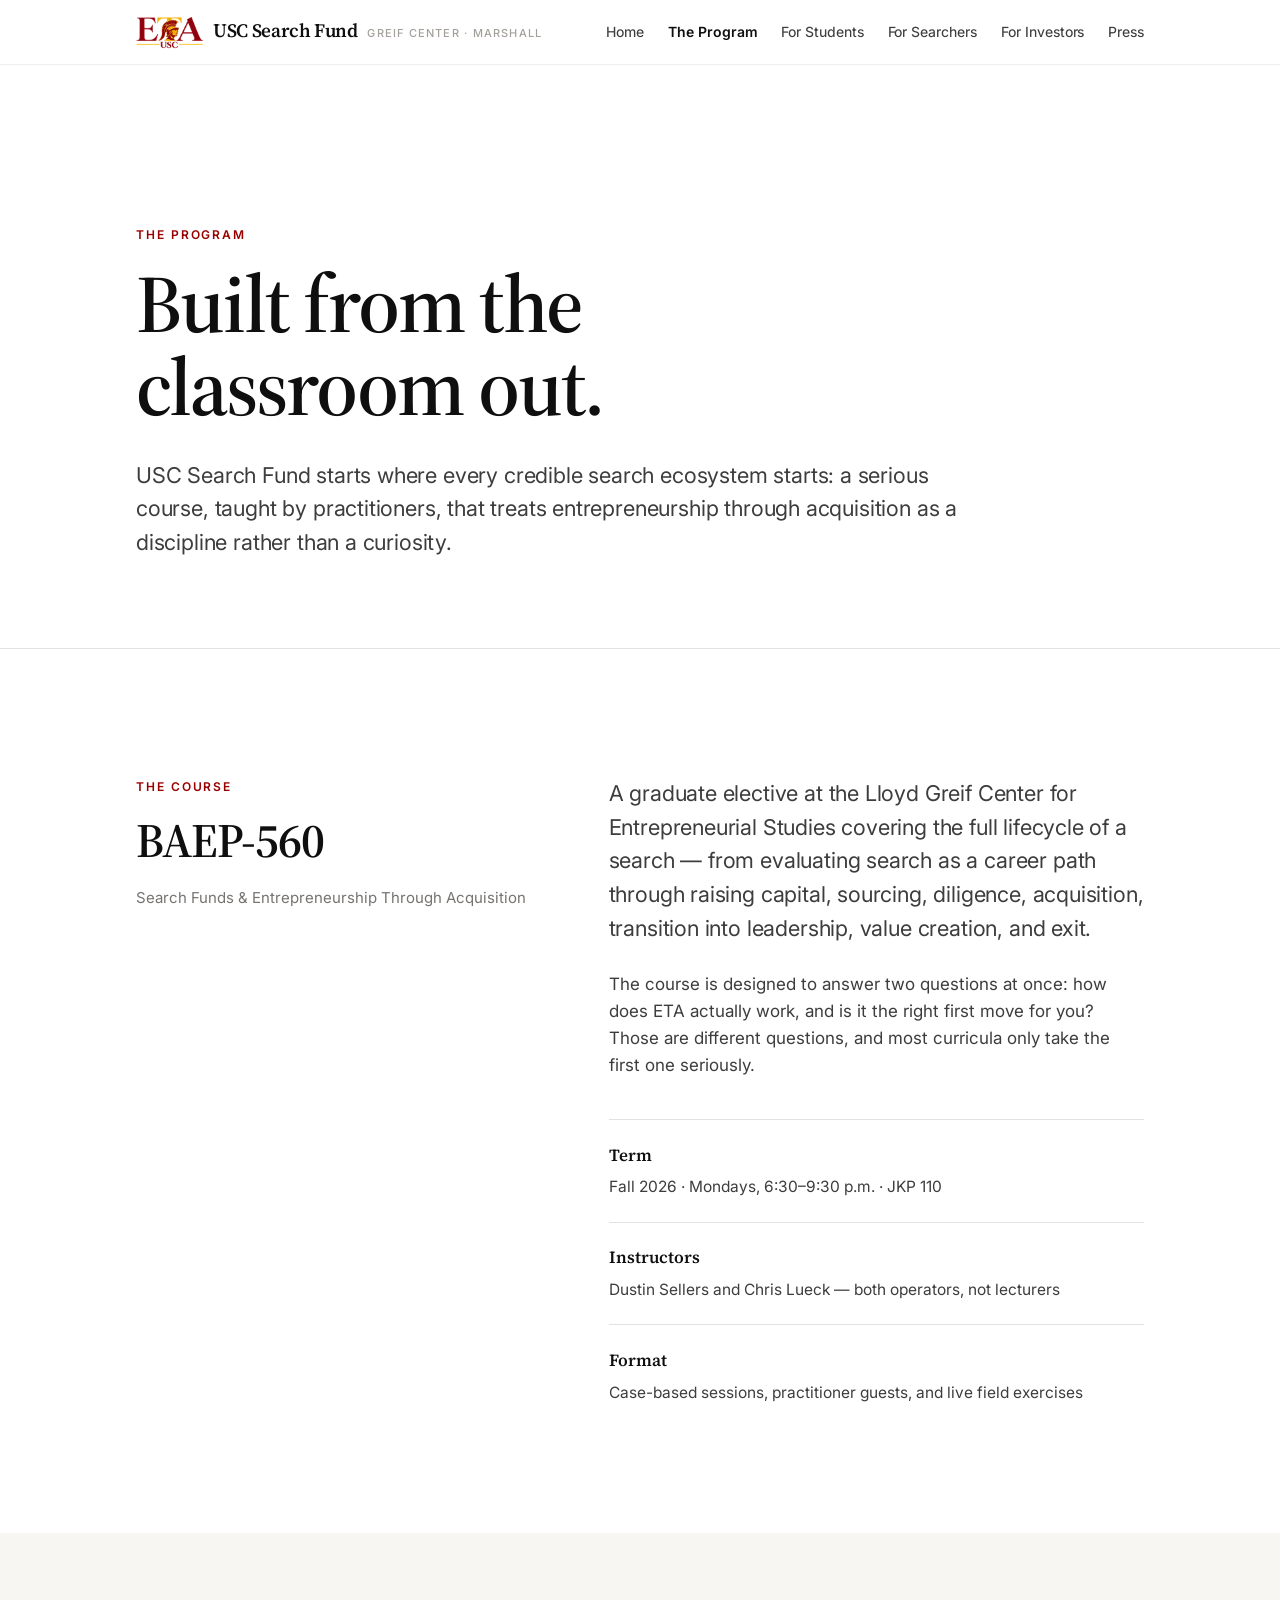
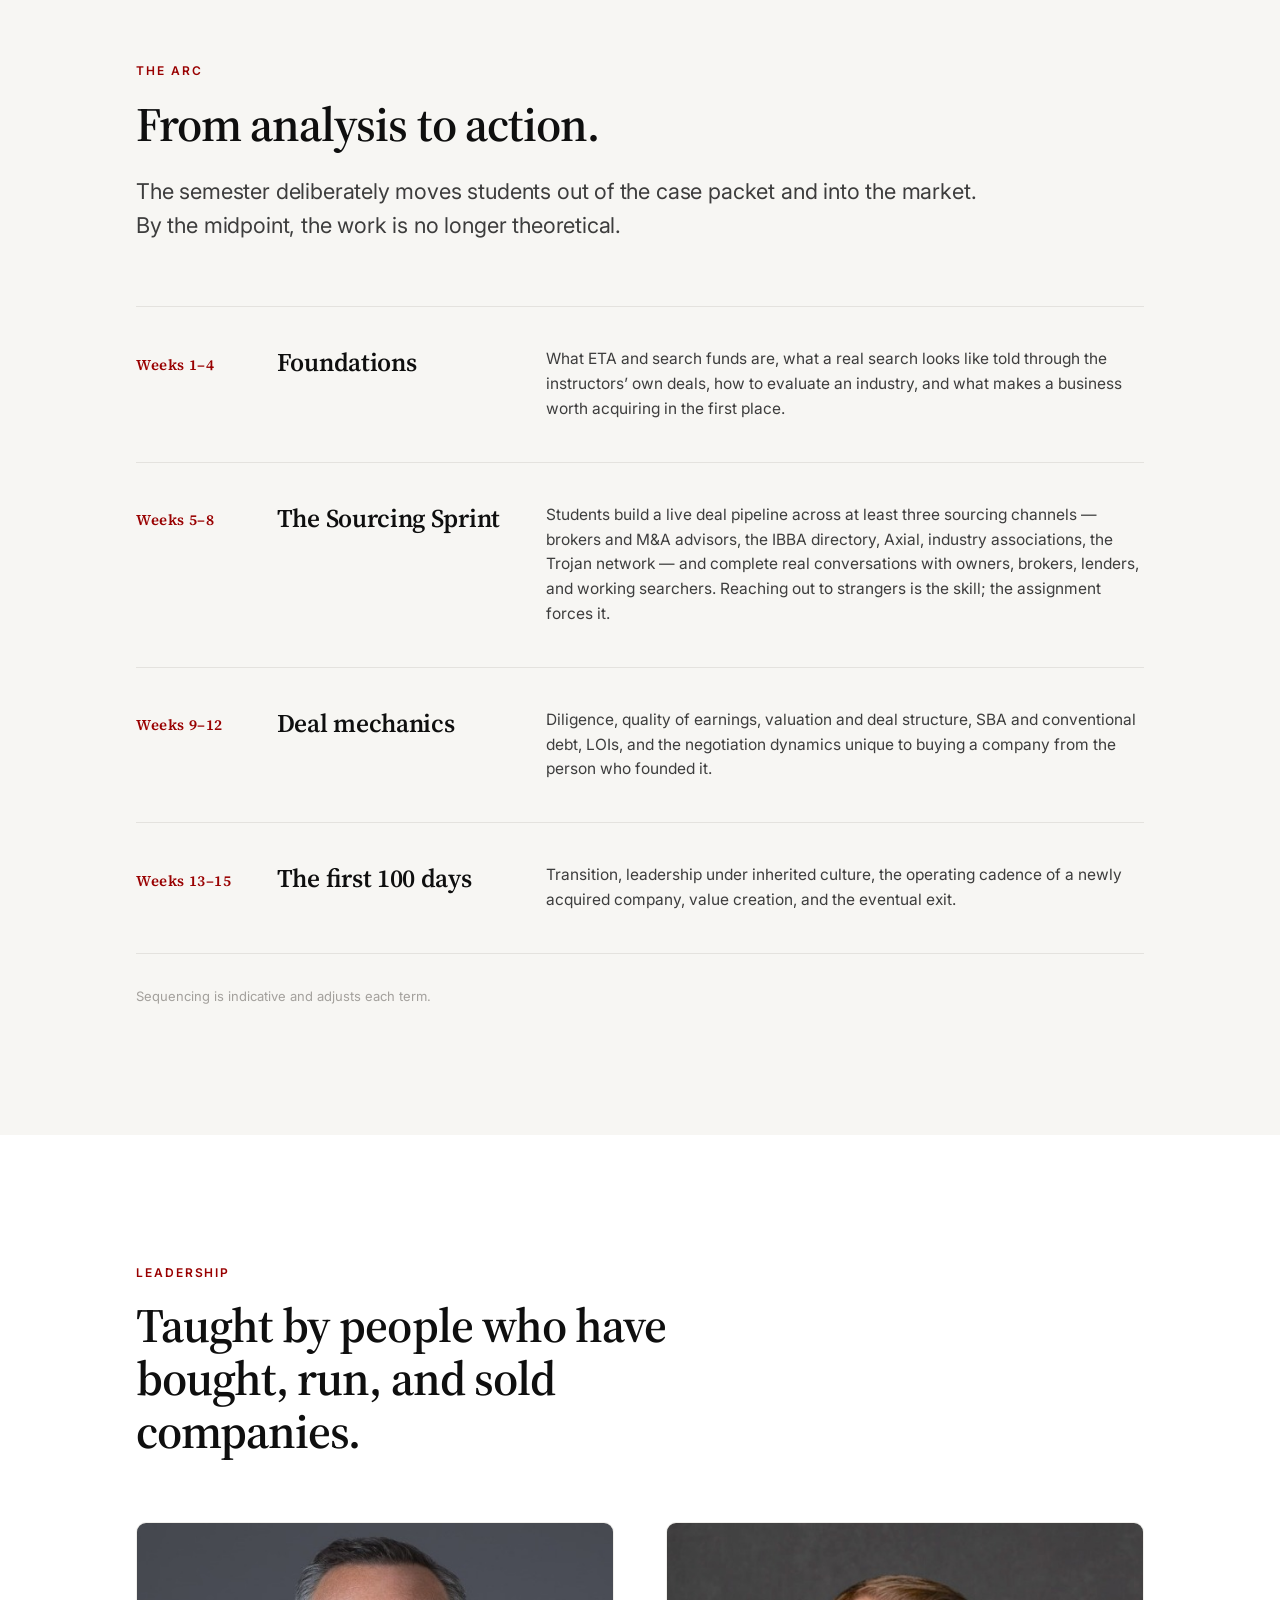
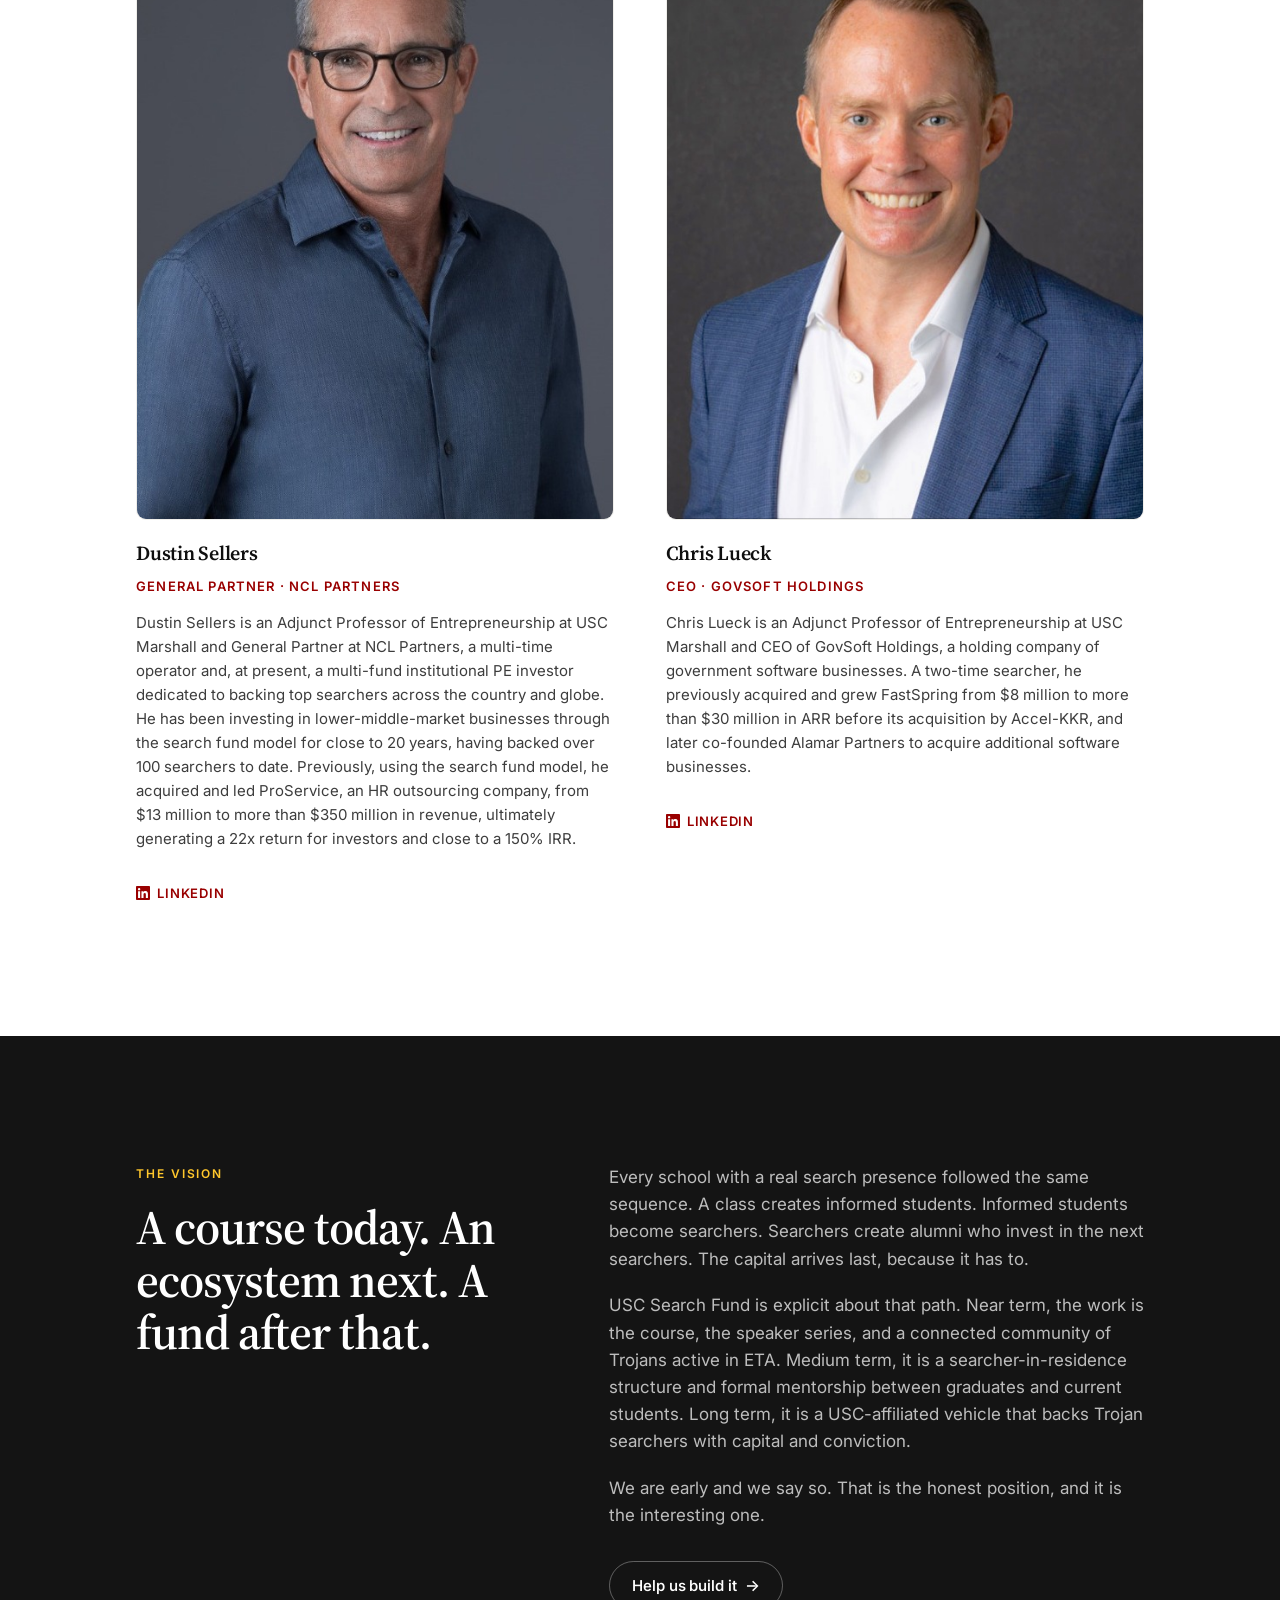
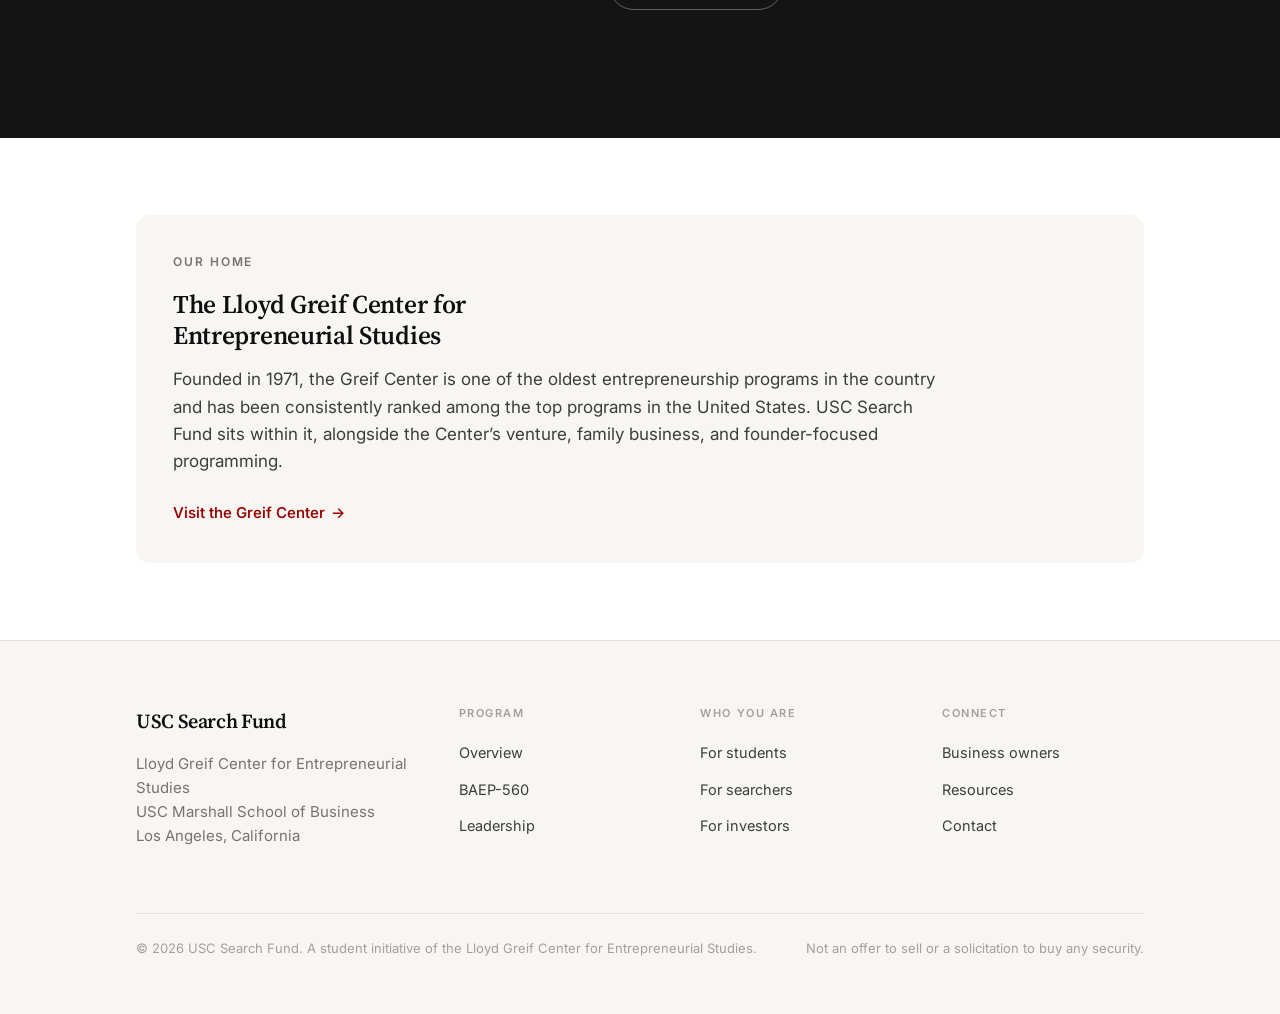
<file: program.html>
<!doctype html>
<html lang="en">
<head>
<meta charset="utf-8">
<meta name="viewport" content="width=device-width, initial-scale=1">
<title>The Program — USC Search Fund</title>
<meta name="description" content="BAEP-560, the Greif Center, and the plan to build a search fund ecosystem at USC Marshall.">
<link rel="canonical" href="https://uscsearchfund.org/program.html">
<meta property="og:type" content="website">
<meta property="og:site_name" content="USC Search Fund">
<meta property="og:title" content="The Program — USC Search Fund">
<meta property="og:description" content="BAEP-560, the Greif Center, and the plan to build a search fund ecosystem at USC Marshall.">
<meta property="og:url" content="https://uscsearchfund.org/program.html">
<meta property="og:image" content="https://uscsearchfund.org/assets/images/og-card.jpg">
<meta property="og:image:width" content="2400">
<meta property="og:image:height" content="1260">
<meta property="og:image:alt" content="USC Search Fund — entrepreneurship through acquisition at the Lloyd Greif Center, USC Marshall.">
<meta name="twitter:card" content="summary_large_image">
<meta name="twitter:title" content="The Program — USC Search Fund">
<meta name="twitter:description" content="BAEP-560, the Greif Center, and the plan to build a search fund ecosystem at USC Marshall.">
<meta name="twitter:image" content="https://uscsearchfund.org/assets/images/og-card.jpg">
<link rel="preconnect" href="https://fonts.googleapis.com">
<link rel="preconnect" href="https://fonts.gstatic.com" crossorigin>
<link href="https://fonts.googleapis.com/css2?family=Inter:wght@400;500;600&family=Source+Serif+4:opsz,wght@8..60,400;8..60,600&display=swap" rel="stylesheet">
<link rel="stylesheet" href="assets/site.css">
</head>
<body>

<header class="masthead">
  <div class="masthead__inner">
    <a class="brand" href="index.html">
      <img class="brand__logo" src="assets/images/eta-usc-logo.png" alt="" width="67" height="34">
      <span class="brand__mark">USC Search Fund</span>
      <span class="brand__sub">Greif Center &middot; Marshall</span>
    </a>
    <nav class="nav">
      <a href="index.html">Home</a>
      <a href="program.html" aria-current="page">The Program</a>
      <a href="students.html">For Students</a>
      <a href="searchers.html">For Searchers</a>
      <a href="investors.html">For Investors</a>
      <a href="press.html">Press</a>
    </nav>
    <details class="menu">
      <summary class="menu__btn" aria-label="Menu"><span class="menu__bars"></span></summary>
      <nav class="menu__panel">
        <a href="index.html">Home</a>
        <a href="program.html" aria-current="page">The Program</a>
        <a href="students.html">For Students</a>
        <a href="searchers.html">For Searchers</a>
        <a href="investors.html">For Investors</a>
        <a href="press.html">Press</a>
      </nav>
    </details>
  </div>
</header>

<main>

  <section class="hero wrap">
    <p class="eyebrow">The program</p>
    <h1 class="display hero__title">Built from the classroom out.</h1>
    <p class="lede hero__lede">
      USC Search Fund starts where every credible search ecosystem starts: a serious course,
      taught by practitioners, that treats entrepreneurship through acquisition as a discipline
      rather than a curiosity.
    </p>
  </section>

  <hr class="rule">

  <!-- ========================================================== COURSE -- -->
  <section class="section wrap" id="course">
    <div class="grid grid--split">
      <div>
        <p class="eyebrow">The course</p>
        <h2 class="h2">BAEP-560</h2>
        <p class="small" style="margin-top:1.25rem">
          Search Funds &amp; Entrepreneurship Through Acquisition
        </p>
      </div>
      <div>
        <p class="lede">
          A graduate elective at the Lloyd Greif Center for Entrepreneurial Studies covering the
          full lifecycle of a search &mdash; from evaluating search as a career path through
          raising capital, sourcing, diligence, acquisition, transition into leadership, value
          creation, and exit.
        </p>
        <p class="body">
          The course is designed to answer two questions at once: how does ETA actually work,
          and is it the right first move for you? Those are different questions, and most
          curricula only take the first one seriously.
        </p>
        <dl class="deflist" style="margin-top:2.5rem">
          <dt>Term</dt>
          <dd>Fall 2026 &middot; Mondays, 6:30&ndash;9:30&nbsp;p.m. &middot; JKP&nbsp;110</dd>
          <dt>Instructors</dt>
          <dd>Dustin Sellers and Chris Lueck &mdash; both operators, not lecturers</dd>
          <dt>Format</dt>
          <dd>Case-based sessions, practitioner guests, and live field exercises</dd>
        </dl>
      </div>
    </div>
  </section>

  <!-- ========================================================== THE ARC -- -->
  <section class="section section--alt">
    <div class="wrap">
      <p class="eyebrow">The arc</p>
      <h2 class="h2" style="max-width:20ch">From analysis to action.</h2>
      <p class="lede" style="max-width:62ch; margin-top:1.5rem">
        The semester deliberately moves students out of the case packet and into the market.
        By the midpoint, the work is no longer theoretical.
      </p>

      <div class="ladder" style="margin-top:clamp(2.75rem,5vw,4rem)">
        <div class="ladder__item">
          <div class="ladder__step">Weeks 1&ndash;4</div>
          <h3 class="h3">Foundations</h3>
          <p>What ETA and search funds are, what a real search looks like told through the
             instructors&rsquo; own deals, how to evaluate an industry, and what makes a business
             worth acquiring in the first place.</p>
        </div>
        <div class="ladder__item">
          <div class="ladder__step">Weeks 5&ndash;8</div>
          <h3 class="h3">The Sourcing Sprint</h3>
          <p>Students build a live deal pipeline across at least three sourcing channels &mdash;
             brokers and M&amp;A advisors, the IBBA directory, Axial, industry associations,
             the Trojan network &mdash; and complete real conversations with owners, brokers,
             lenders, and working searchers. Reaching out to strangers is the skill; the
             assignment forces it.</p>
        </div>
        <div class="ladder__item">
          <div class="ladder__step">Weeks 9&ndash;12</div>
          <h3 class="h3">Deal mechanics</h3>
          <p>Diligence, quality of earnings, valuation and deal structure, SBA and conventional
             debt, LOIs, and the negotiation dynamics unique to buying a company from the person
             who founded it.</p>
        </div>
        <div class="ladder__item">
          <div class="ladder__step">Weeks 13&ndash;15</div>
          <h3 class="h3">The first 100 days</h3>
          <p>Transition, leadership under inherited culture, the operating cadence of a
             newly acquired company, value creation, and the eventual exit.</p>
        </div>
      </div>
      <p class="tiny" style="margin-top:2rem">Sequencing is indicative and adjusts each term.</p>
    </div>
  </section>

  <!-- ====================================================== LEADERSHIP -- -->
  <section class="section wrap" id="leadership">
    <p class="eyebrow">Leadership</p>
    <h2 class="h2" style="max-width:24ch">Taught by people who have bought, run, and sold companies.</h2>

    <div class="grid grid--2" style="margin-top:clamp(2.75rem,5vw,4rem)">
      <div class="person">
        <div class="person__portrait"><img src="assets/images/portrait-sellers.jpg" alt="Dustin Sellers" width="590" height="689" loading="lazy"></div>
        <div class="person__name">Dustin Sellers</div>
        <div class="person__role">General Partner &middot; NCL Partners</div>
        <p>Dustin Sellers is an Adjunct Professor of Entrepreneurship at USC Marshall and
           General Partner at NCL Partners, a multi-time operator and, at present, a
           multi-fund institutional PE investor dedicated to backing top searchers across
           the country and globe. He has been investing in lower-middle-market businesses
           through the search fund model for close to 20 years, having backed over 100
           searchers to date. Previously, using the search fund model, he acquired and led
           ProService, an HR outsourcing company, from $13 million to more than
           $350 million in revenue, ultimately generating a 22x return for investors and
           close to a 150% IRR.</p>
        <a class="person__link" href="https://www.linkedin.com/in/dustin-sellers-6b9229/"
           target="_blank" rel="noopener"><svg viewBox="0 0 24 24" aria-hidden="true" focusable="false"><path d="M20.45 20.45h-3.56v-5.57c0-1.33-.02-3.04-1.85-3.04-1.85 0-2.13 1.45-2.13 2.94v5.67H9.35V9h3.41v1.56h.05c.48-.9 1.63-1.85 3.36-1.85 3.6 0 4.27 2.37 4.27 5.45v6.29zM5.34 7.43a2.06 2.06 0 1 1 0-4.13 2.06 2.06 0 0 1 0 4.13zM7.12 20.45H3.56V9h3.56v11.45zM22.22 0H1.77C.79 0 0 .77 0 1.72v20.56C0 23.23.79 24 1.77 24h20.45c.98 0 1.78-.77 1.78-1.72V1.72C24 .77 23.2 0 22.22 0z"/></svg> LinkedIn<span class="sr-only"> — Dustin Sellers</span></a>
      </div>
      <div class="person">
        <div class="person__portrait"><img src="assets/images/portrait-lueck.jpg" alt="Chris Lueck" width="590" height="689" loading="lazy"></div>
        <div class="person__name">Chris Lueck</div>
        <div class="person__role">CEO &middot; GovSoft Holdings</div>
        <p>Chris Lueck is an Adjunct Professor of Entrepreneurship at USC Marshall and CEO of
           GovSoft Holdings, a holding company of government software businesses. A two-time
           searcher, he previously acquired and grew FastSpring from $8 million to more than
           $30 million in ARR before its acquisition by Accel-KKR, and later co-founded
           Alamar Partners to acquire additional software businesses.</p>
        <a class="person__link" href="https://www.linkedin.com/in/chrislueck/"
           target="_blank" rel="noopener"><svg viewBox="0 0 24 24" aria-hidden="true" focusable="false"><path d="M20.45 20.45h-3.56v-5.57c0-1.33-.02-3.04-1.85-3.04-1.85 0-2.13 1.45-2.13 2.94v5.67H9.35V9h3.41v1.56h.05c.48-.9 1.63-1.85 3.36-1.85 3.6 0 4.27 2.37 4.27 5.45v6.29zM5.34 7.43a2.06 2.06 0 1 1 0-4.13 2.06 2.06 0 0 1 0 4.13zM7.12 20.45H3.56V9h3.56v11.45zM22.22 0H1.77C.79 0 0 .77 0 1.72v20.56C0 23.23.79 24 1.77 24h20.45c.98 0 1.78-.77 1.78-1.72V1.72C24 .77 23.2 0 22.22 0z"/></svg> LinkedIn<span class="sr-only"> — Chris Lueck</span></a>
      </div>
    </div>
  </section>

  <!-- ====================================================== THE VISION -- -->
  <section class="section dark">
    <div class="wrap">
      <div class="grid grid--split">
        <div>
          <p class="eyebrow">The vision</p>
          <h2 class="h2">A course today. An ecosystem next. A fund after that.</h2>
        </div>
        <div>
          <p>
            Every school with a real search presence followed the same sequence. A class creates
            informed students. Informed students become searchers. Searchers create alumni who
            invest in the next searchers. The capital arrives last, because it has to.
          </p>
          <p>
            USC Search Fund is explicit about that path. Near term, the work is the course, the
            speaker series, and a connected community of Trojans active in ETA. Medium term, it
            is a searcher-in-residence structure and formal mentorship between graduates and
            current students. Long term, it is a USC-affiliated vehicle that backs Trojan
            searchers with capital and conviction.
          </p>
          <p>
            We are early and we say so. That is the honest position, and it is the interesting one.
          </p>
          <div class="btn-row" style="margin-top:2rem">
            <a class="btn btn--onDark" href="investors.html">Help us build it <span class="btn__arrow">&rarr;</span></a>
          </div>
        </div>
      </div>
    </div>
  </section>

  <!-- ==================================================== GREIF CENTER -- -->
  <section class="section section--tight wrap">
    <div class="panel panel--alt">
      <p class="eyebrow eyebrow--muted">Our home</p>
      <h3 class="h3" style="max-width:30ch">The Lloyd Greif Center for Entrepreneurial Studies</h3>
      <p class="body" style="margin-top:1rem; max-width:70ch">
        Founded in 1971, the Greif Center is one of the oldest entrepreneurship programs in the
        country and has been consistently ranked among the top programs in the United States.
        USC Search Fund sits within it, alongside the Center&rsquo;s venture, family business, and
        founder-focused programming.
      </p>
      <p style="margin-top:1.5rem">
        <a class="link-arrow" href="https://www.marshall.usc.edu/departments/lloyd-greif-center-entrepreneurial-studies" target="_blank" rel="noopener">Visit the Greif Center <span>&rarr;</span></a>
      </p>
    </div>
  </section>

</main>

<footer class="footer">
  <div class="wrap">
    <div class="footer__top">
      <div class="footer__brand">
        <span class="brand__mark">USC Search Fund</span>
        <p class="small" style="margin-top:.9rem; max-width:34ch">
          Lloyd Greif Center for Entrepreneurial Studies<br>
          USC Marshall School of Business<br>
          Los Angeles, California
        </p>
      </div>
      <div>
        <h4>Program</h4>
        <ul>
          <li><a href="program.html">Overview</a></li>
          <li><a href="program.html#course">BAEP-560</a></li>
          <li><a href="program.html#leadership">Leadership</a></li>
        </ul>
      </div>
      <div>
        <h4>Who you are</h4>
        <ul>
          <li><a href="students.html">For students</a></li>
          <li><a href="searchers.html">For searchers</a></li>
          <li><a href="investors.html">For investors</a></li>
        </ul>
      </div>
      <div>
        <h4>Connect</h4>
        <ul>
          <li><a href="investors.html#owners">Business owners</a></li>
          <li><a href="students.html#resources">Resources</a></li>
          <li><a href="investors.html#contact">Contact</a></li>
        </ul>
      </div>
    </div>
    <div class="footer__bottom">
      <p class="tiny">&copy; 2026 USC Search Fund. A student initiative of the Lloyd Greif Center for Entrepreneurial Studies.</p>
      <p class="tiny">Not an offer to sell or a solicitation to buy any security.</p>
    </div>
  </div>
</footer>

</body>
</html>
</file>
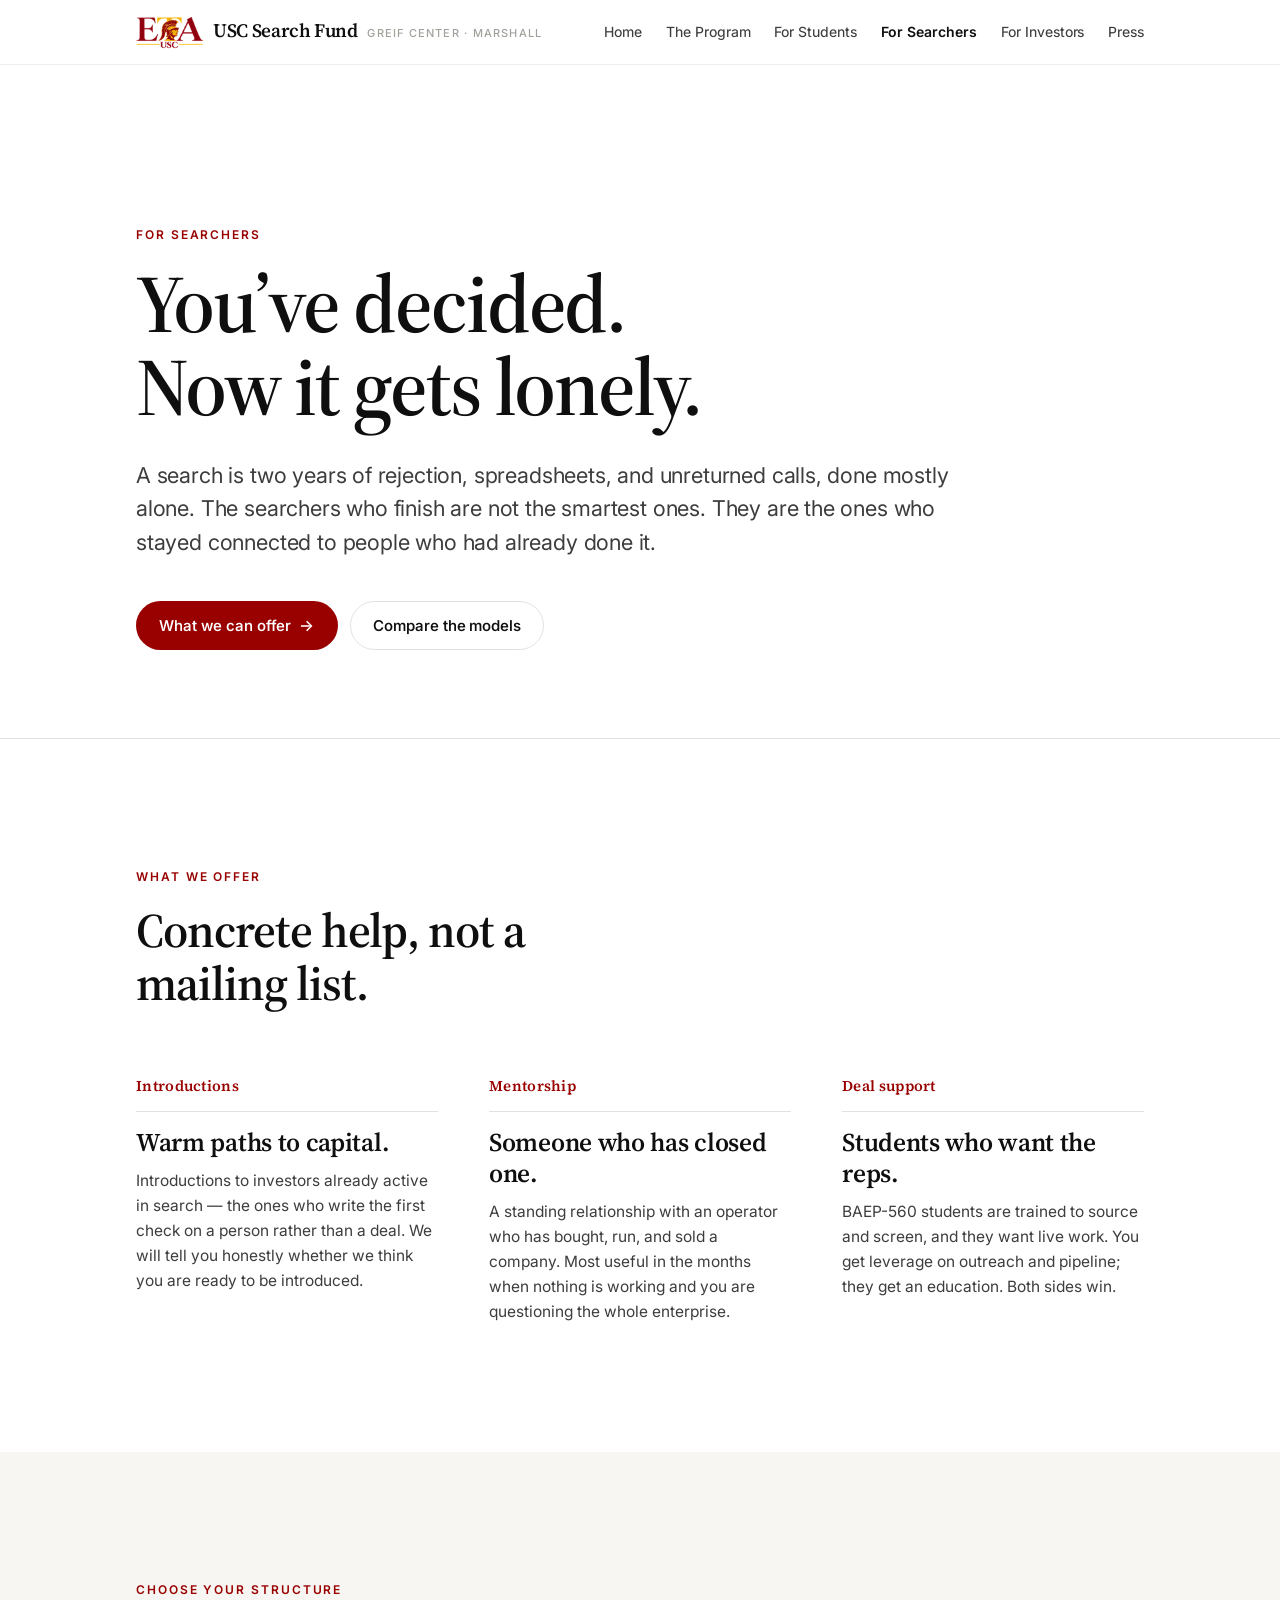
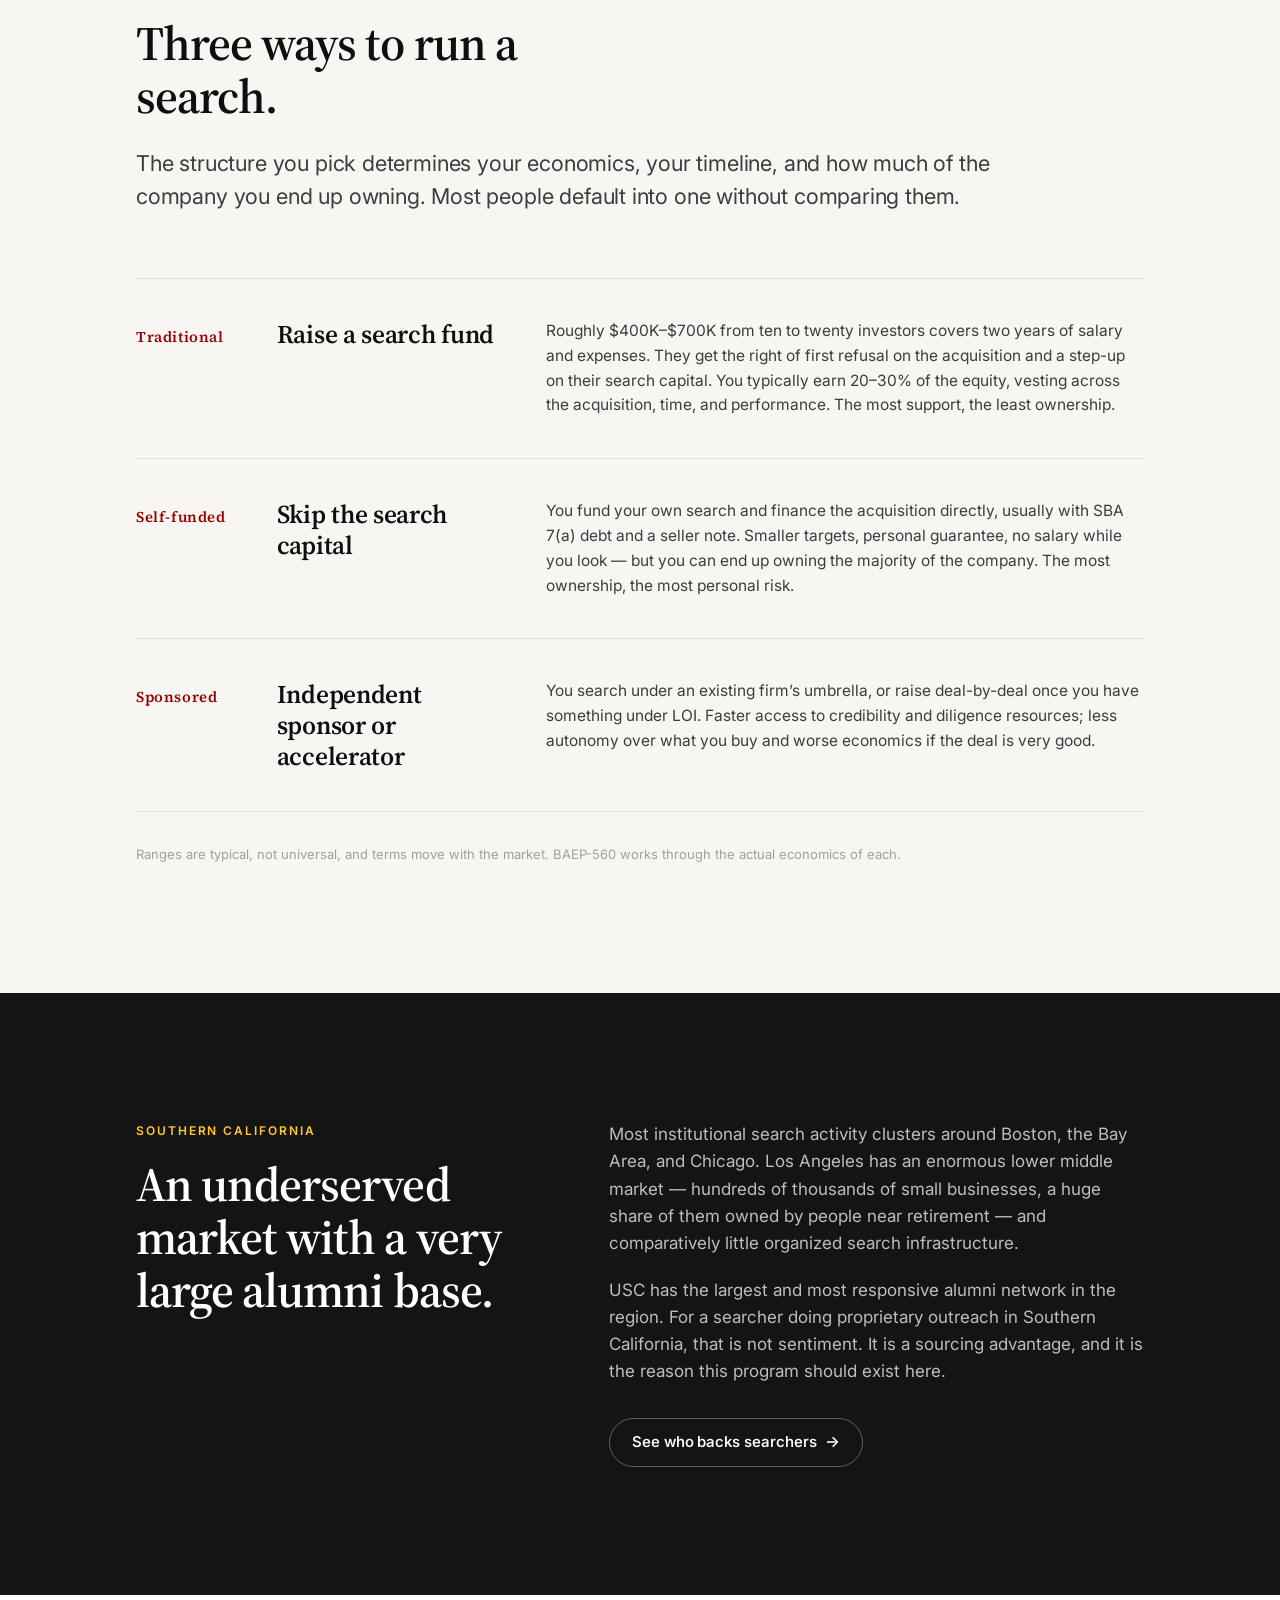
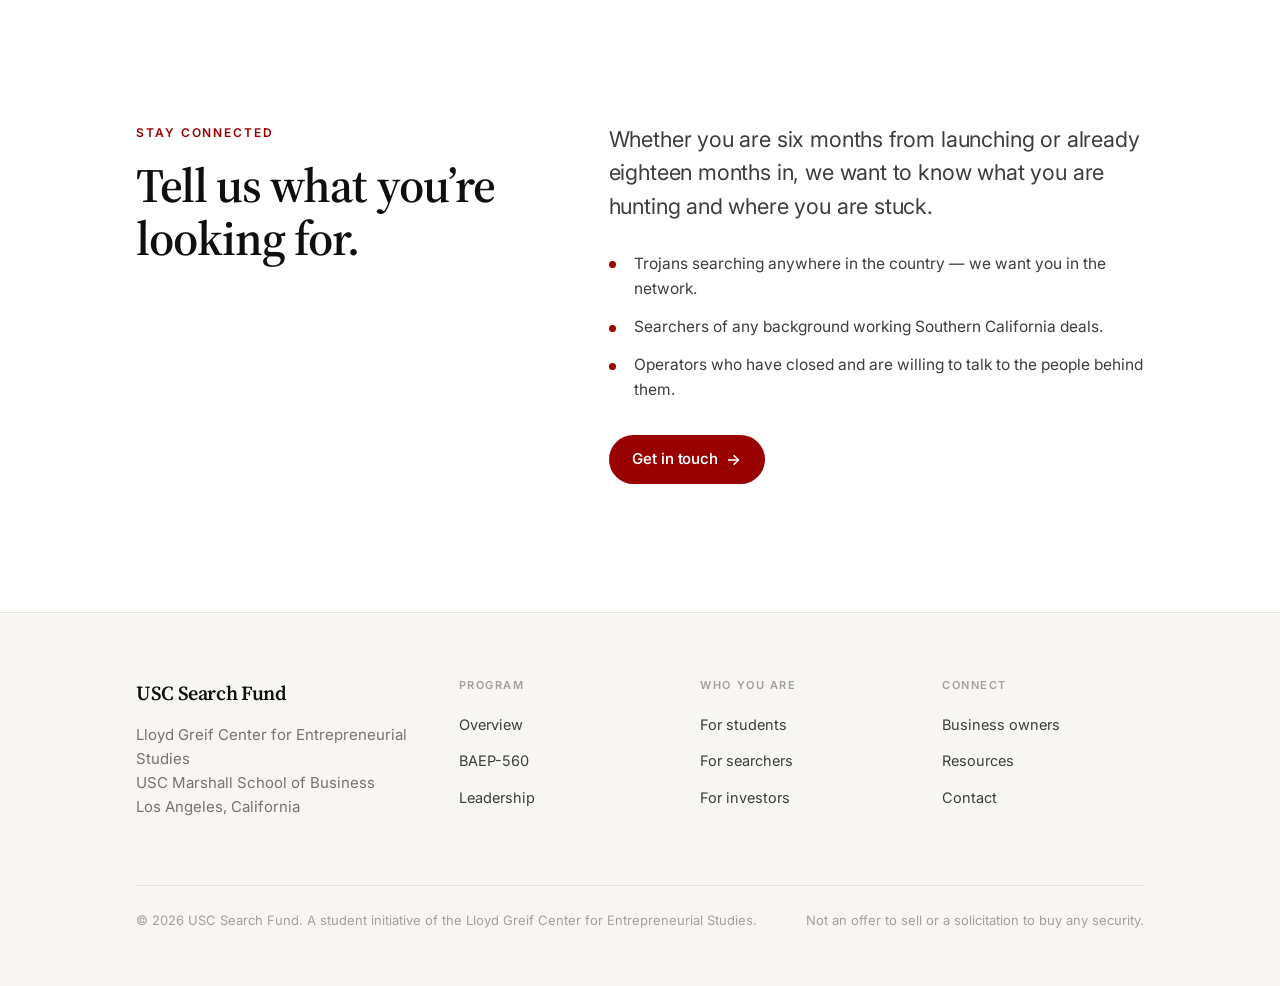
<file: searchers.html>
<!doctype html>
<html lang="en">
<head>
<meta charset="utf-8">
<meta name="viewport" content="width=device-width, initial-scale=1">
<title>For Searchers — USC Search Fund</title>
<meta name="description" content="Support, introductions, and deal help for Trojans actively running a search — and for searchers across Southern California.">
<link rel="canonical" href="https://uscsearchfund.org/searchers.html">
<meta property="og:type" content="website">
<meta property="og:site_name" content="USC Search Fund">
<meta property="og:title" content="For Searchers — USC Search Fund">
<meta property="og:description" content="Support, introductions, and deal help for Trojans actively running a search — and for searchers across Southern California.">
<meta property="og:url" content="https://uscsearchfund.org/searchers.html">
<meta property="og:image" content="https://uscsearchfund.org/assets/images/og-card.jpg">
<meta property="og:image:width" content="2400">
<meta property="og:image:height" content="1260">
<meta property="og:image:alt" content="USC Search Fund — entrepreneurship through acquisition at the Lloyd Greif Center, USC Marshall.">
<meta name="twitter:card" content="summary_large_image">
<meta name="twitter:title" content="For Searchers — USC Search Fund">
<meta name="twitter:description" content="Support, introductions, and deal help for Trojans actively running a search — and for searchers across Southern California.">
<meta name="twitter:image" content="https://uscsearchfund.org/assets/images/og-card.jpg">
<link rel="preconnect" href="https://fonts.googleapis.com">
<link rel="preconnect" href="https://fonts.gstatic.com" crossorigin>
<link href="https://fonts.googleapis.com/css2?family=Inter:wght@400;500;600&family=Source+Serif+4:opsz,wght@8..60,400;8..60,600&display=swap" rel="stylesheet">
<link rel="stylesheet" href="assets/site.css">
</head>
<body>
<header class="masthead">
  <div class="masthead__inner">
    <a class="brand" href="index.html">
      <img class="brand__logo" src="assets/images/eta-usc-logo.png" alt="" width="67" height="34">
      <span class="brand__mark">USC Search Fund</span>
      <span class="brand__sub">Greif Center &middot; Marshall</span>
    </a>
    <nav class="nav">
      <a href="index.html">Home</a>
      <a href="program.html">The Program</a>
      <a href="students.html">For Students</a>
      <a href="searchers.html" aria-current="page">For Searchers</a>
      <a href="investors.html">For Investors</a>
      <a href="press.html">Press</a>
    </nav>
    <details class="menu">
      <summary class="menu__btn" aria-label="Menu"><span class="menu__bars"></span></summary>
      <nav class="menu__panel">
        <a href="index.html">Home</a>
        <a href="program.html">The Program</a>
        <a href="students.html">For Students</a>
        <a href="searchers.html" aria-current="page">For Searchers</a>
        <a href="investors.html">For Investors</a>
        <a href="press.html">Press</a>
      </nav>
    </details>
  </div>
</header>
<main>

  <section class="hero wrap">
    <p class="eyebrow">For searchers</p>
    <h1 class="display hero__title">You&rsquo;ve decided. Now it gets lonely.</h1>
    <p class="lede hero__lede">
      A search is two years of rejection, spreadsheets, and unreturned calls, done mostly
      alone. The searchers who finish are not the smartest ones. They are the ones who
      stayed connected to people who had already done it.
    </p>
    <div class="btn-row hero__cta">
      <a class="btn btn--primary" href="#network">What we can offer <span class="btn__arrow">&rarr;</span></a>
      <a class="btn btn--ghost" href="#models">Compare the models</a>
    </div>
  </section>

  <hr class="rule">

  <!-- ========================================================= NETWORK -- -->
  <section class="section wrap" id="network">
    <p class="eyebrow">What we offer</p>
    <h2 class="h2" style="max-width:22ch">Concrete help, not a mailing list.</h2>

    <div class="grid grid--3" style="margin-top:clamp(2.75rem,5vw,4rem)">
      <div class="card">
        <div class="card__num">Introductions</div>
        <h3 class="h3">Warm paths to capital.</h3>
        <p>Introductions to investors already active in search &mdash; the ones who write the
           first check on a person rather than a deal. We will tell you honestly whether we
           think you are ready to be introduced.</p>
      </div>
      <div class="card">
        <div class="card__num">Mentorship</div>
        <h3 class="h3">Someone who has closed one.</h3>
        <p>A standing relationship with an operator who has bought, run, and sold a company.
           Most useful in the months when nothing is working and you are questioning the
           whole enterprise.</p>
      </div>
      <div class="card">
        <div class="card__num">Deal support</div>
        <h3 class="h3">Students who want the reps.</h3>
        <p>BAEP-560 students are trained to source and screen, and they want live work.
           You get leverage on outreach and pipeline; they get an education. Both sides win.</p>
      </div>
    </div>
  </section>

  <!-- ========================================================== MODELS -- -->
  <section class="section section--alt" id="models">
    <div class="wrap">
      <p class="eyebrow">Choose your structure</p>
      <h2 class="h2" style="max-width:20ch">Three ways to run a search.</h2>
      <p class="lede" style="max-width:62ch; margin-top:1.5rem">
        The structure you pick determines your economics, your timeline, and how much of the
        company you end up owning. Most people default into one without comparing them.
      </p>

      <div class="ladder" style="margin-top:clamp(2.75rem,5vw,4rem)">
        <div class="ladder__item">
          <div class="ladder__step">Traditional</div>
          <h3 class="h3">Raise a search fund</h3>
          <p>Roughly $400K&ndash;$700K from ten to twenty investors covers two years of salary
             and expenses. They get the right of first refusal on the acquisition and a step-up
             on their search capital. You typically earn 20&ndash;30% of the equity, vesting
             across the acquisition, time, and performance. The most support, the least ownership.</p>
        </div>
        <div class="ladder__item">
          <div class="ladder__step">Self-funded</div>
          <h3 class="h3">Skip the search capital</h3>
          <p>You fund your own search and finance the acquisition directly, usually with SBA
             7(a) debt and a seller note. Smaller targets, personal guarantee, no salary while
             you look &mdash; but you can end up owning the majority of the company. The most
             ownership, the most personal risk.</p>
        </div>
        <div class="ladder__item">
          <div class="ladder__step">Sponsored</div>
          <h3 class="h3">Independent sponsor or accelerator</h3>
          <p>You search under an existing firm&rsquo;s umbrella, or raise deal-by-deal once you
             have something under LOI. Faster access to credibility and diligence resources;
             less autonomy over what you buy and worse economics if the deal is very good.</p>
        </div>
      </div>
      <p class="tiny" style="margin-top:2rem">
        Ranges are typical, not universal, and terms move with the market. BAEP-560 works
        through the actual economics of each.
      </p>
    </div>
  </section>

  <!-- ======================================================== WHERE WE -- -->
  <section class="section dark">
    <div class="wrap">
      <div class="grid grid--split">
        <div>
          <p class="eyebrow">Southern California</p>
          <h2 class="h2">An underserved market with a very large alumni base.</h2>
        </div>
        <div>
          <p>
            Most institutional search activity clusters around Boston, the Bay Area, and Chicago.
            Los Angeles has an enormous lower middle market &mdash; hundreds of thousands of
            small businesses, a huge share of them owned by people near retirement &mdash; and
            comparatively little organized search infrastructure.
          </p>
          <p>
            USC has the largest and most responsive alumni network in the region. For a searcher
            doing proprietary outreach in Southern California, that is not sentiment. It is a
            sourcing advantage, and it is the reason this program should exist here.
          </p>
          <div class="btn-row" style="margin-top:2rem">
            <a class="btn btn--onDark" href="investors.html">See who backs searchers <span class="btn__arrow">&rarr;</span></a>
          </div>
        </div>
      </div>
    </div>
  </section>

  <!-- ============================================================ JOIN -- -->
  <section class="section wrap" id="connect">
    <div class="grid grid--split">
      <div>
        <p class="eyebrow">Stay connected</p>
        <h2 class="h2">Tell us what you&rsquo;re looking for.</h2>
      </div>
      <div>
        <p class="lede">
          Whether you are six months from launching or already eighteen months in, we want to
          know what you are hunting and where you are stuck.
        </p>
        <ul class="checklist" style="margin-top:1.75rem">
          <li>Trojans searching anywhere in the country &mdash; we want you in the network.</li>
          <li>Searchers of any background working Southern California deals.</li>
          <li>Operators who have closed and are willing to talk to the people behind them.</li>
        </ul>
        <div class="btn-row" style="margin-top:2rem">
          <a class="btn btn--primary" href="investors.html#contact">Get in touch <span class="btn__arrow">&rarr;</span></a>
        </div>
      </div>
    </div>
  </section>

</main>
<footer class="footer">
  <div class="wrap">
    <div class="footer__top">
      <div class="footer__brand">
        <span class="brand__mark">USC Search Fund</span>
        <p class="small" style="margin-top:.9rem; max-width:34ch">
          Lloyd Greif Center for Entrepreneurial Studies<br>
          USC Marshall School of Business<br>
          Los Angeles, California
        </p>
      </div>
      <div>
        <h4>Program</h4>
        <ul>
          <li><a href="program.html">Overview</a></li>
          <li><a href="program.html#course">BAEP-560</a></li>
          <li><a href="program.html#leadership">Leadership</a></li>
        </ul>
      </div>
      <div>
        <h4>Who you are</h4>
        <ul>
          <li><a href="students.html">For students</a></li>
          <li><a href="searchers.html">For searchers</a></li>
          <li><a href="investors.html">For investors</a></li>
        </ul>
      </div>
      <div>
        <h4>Connect</h4>
        <ul>
          <li><a href="investors.html#owners">Business owners</a></li>
          <li><a href="students.html#resources">Resources</a></li>
          <li><a href="investors.html#contact">Contact</a></li>
        </ul>
      </div>
    </div>
    <div class="footer__bottom">
      <p class="tiny">&copy; 2026 USC Search Fund. A student initiative of the Lloyd Greif Center for Entrepreneurial Studies.</p>
      <p class="tiny">Not an offer to sell or a solicitation to buy any security.</p>
    </div>
  </div>
</footer>
</body>
</html>
</file>
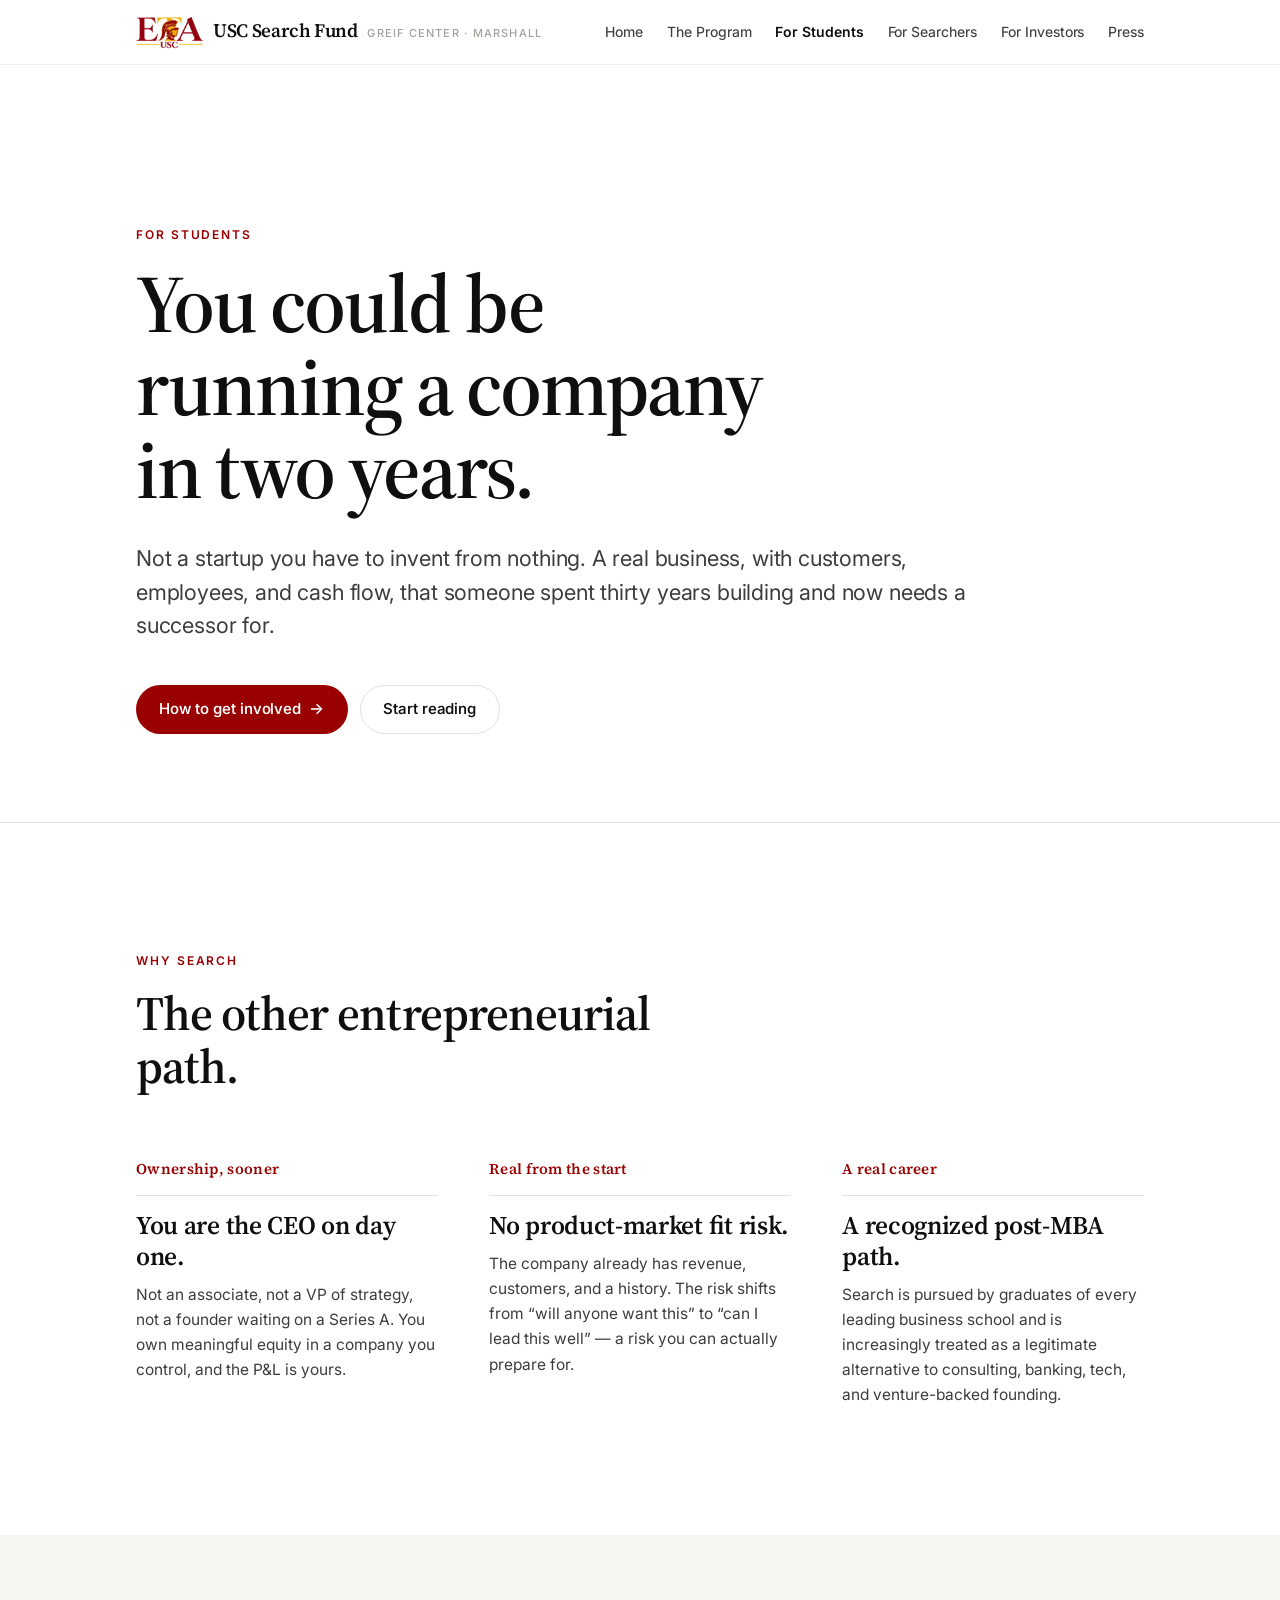
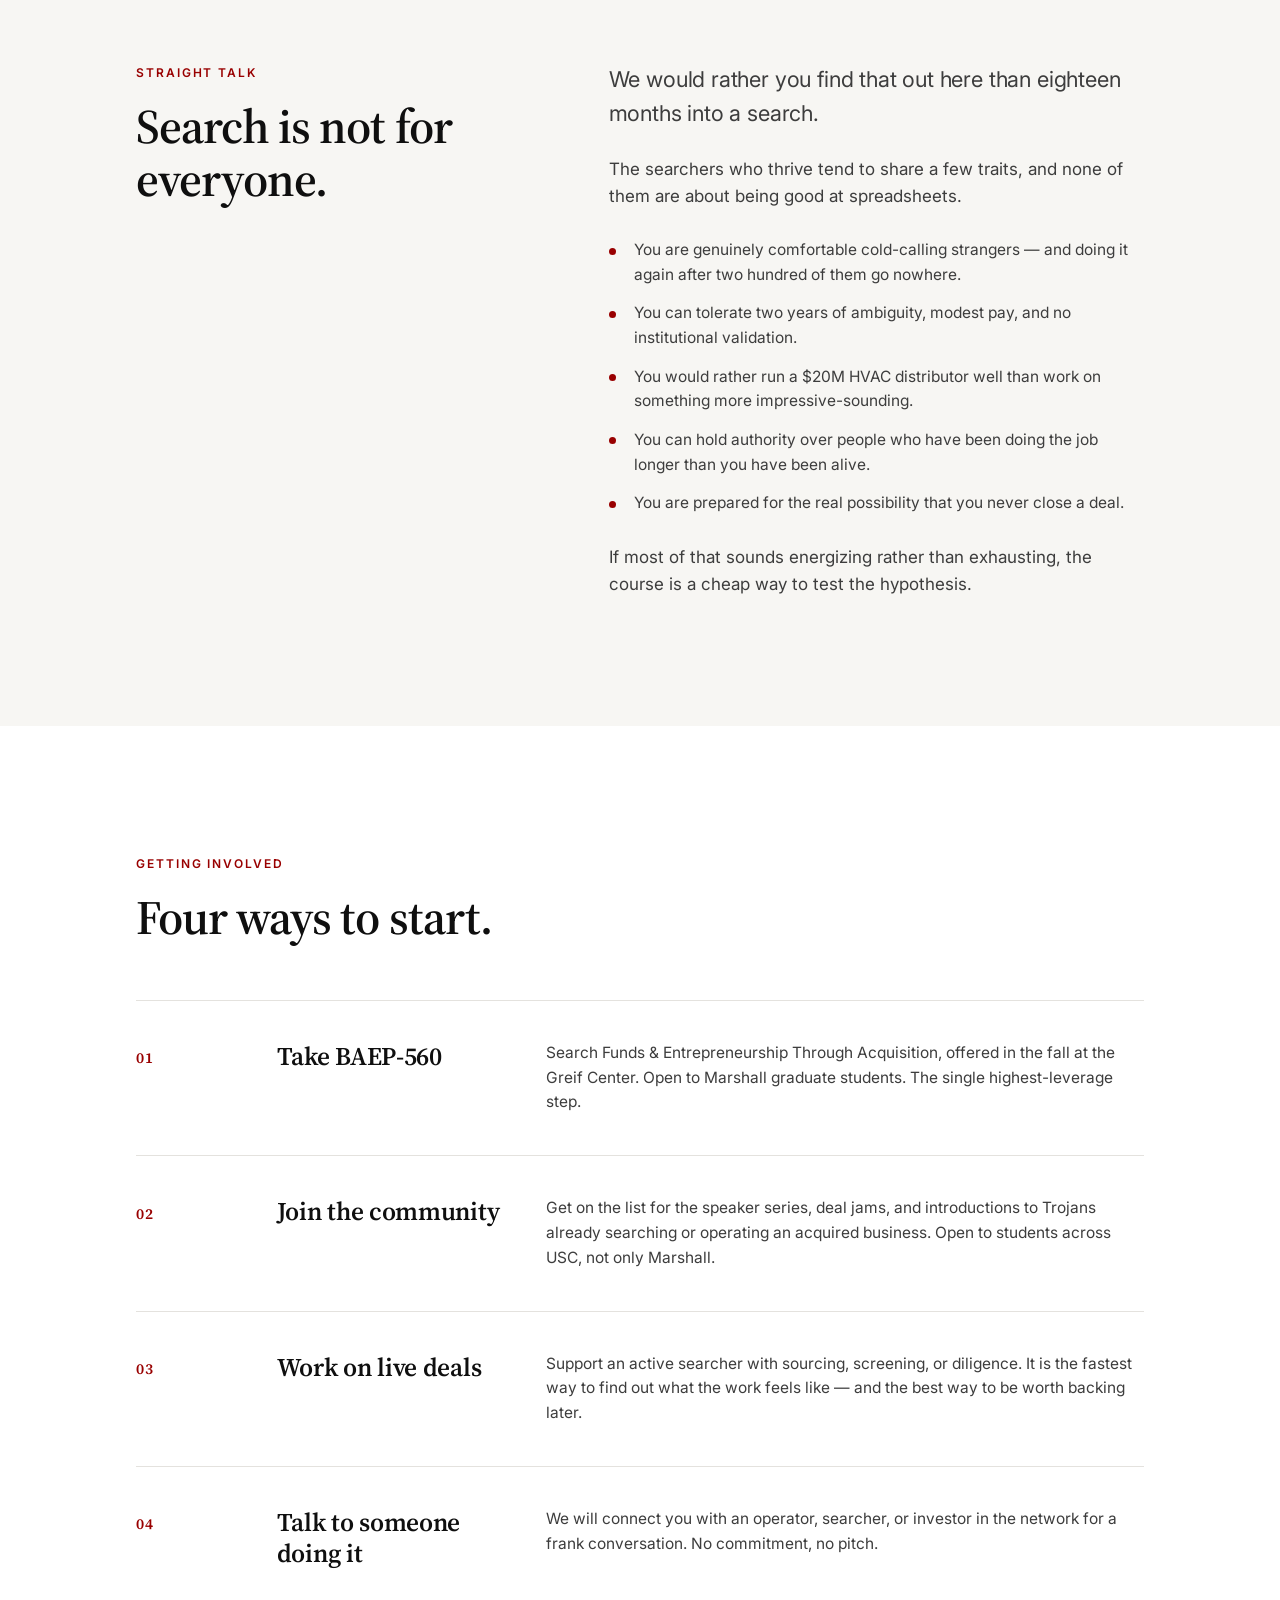
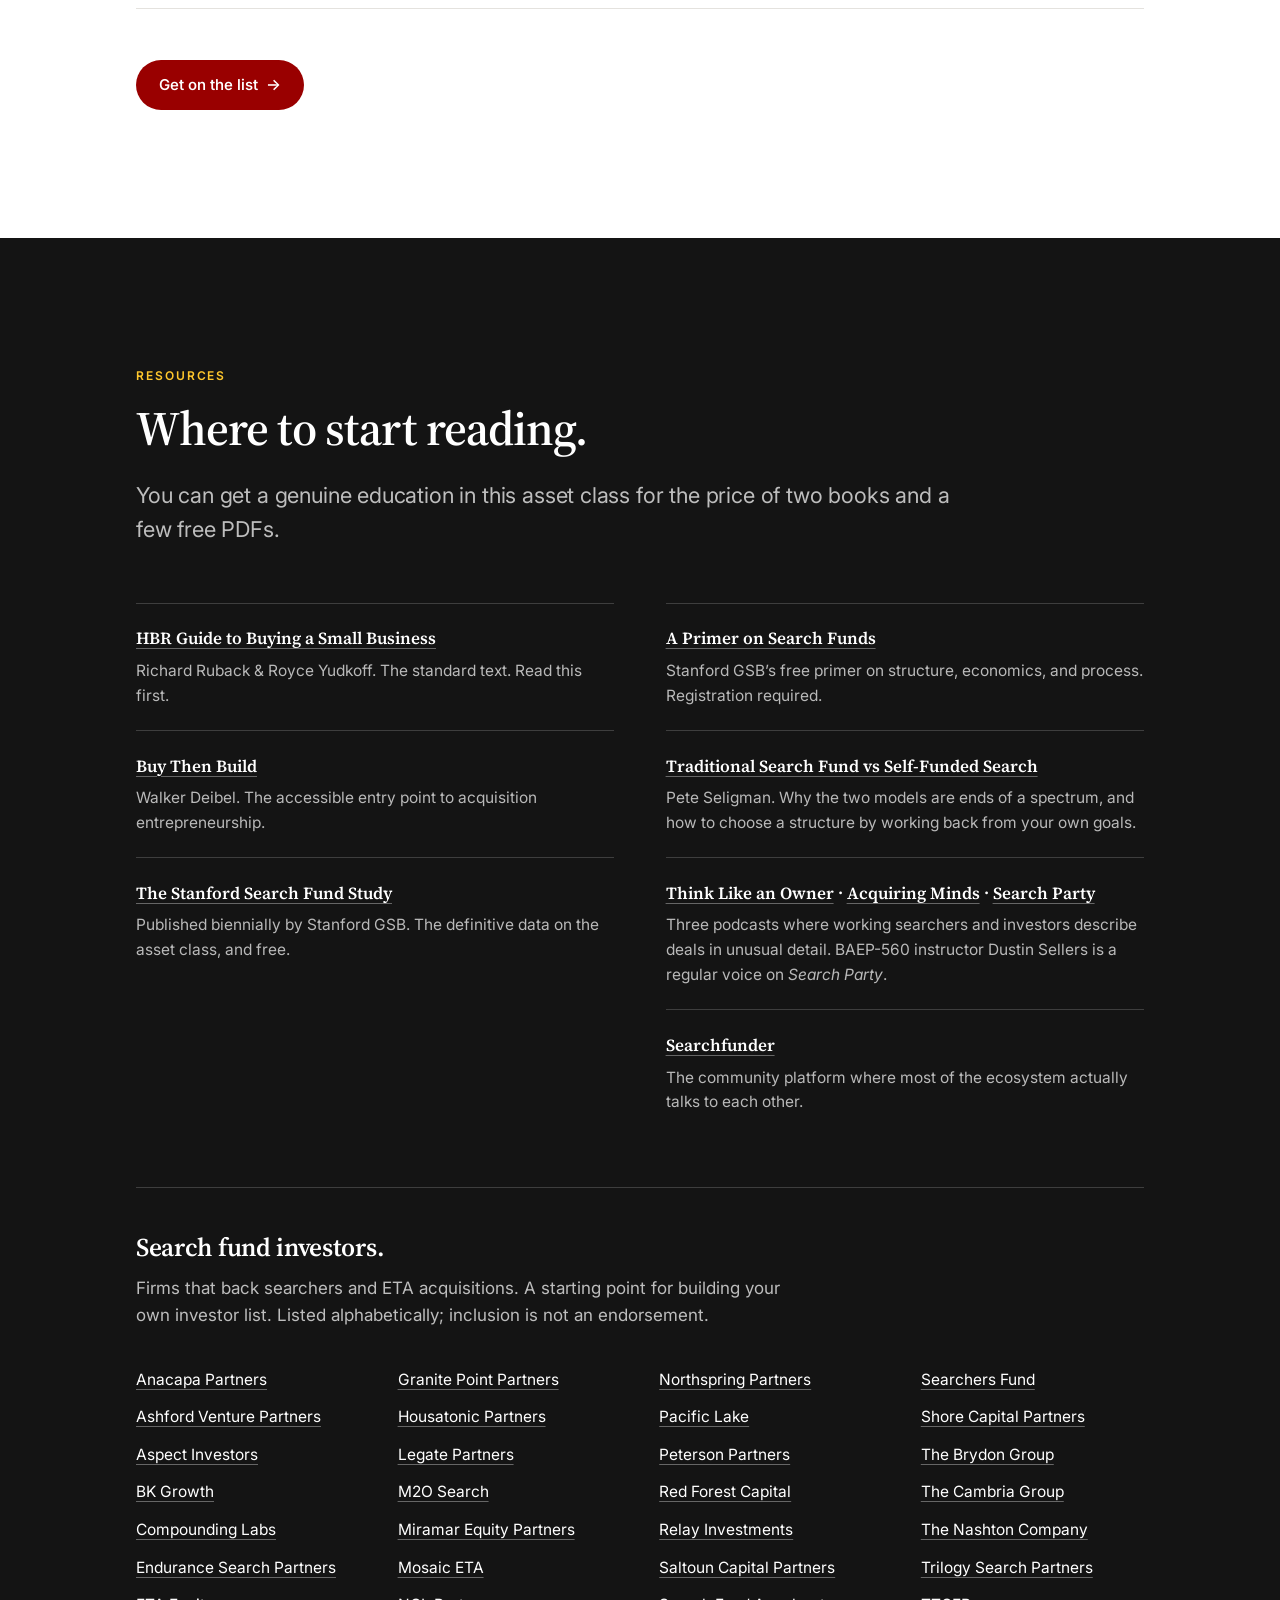
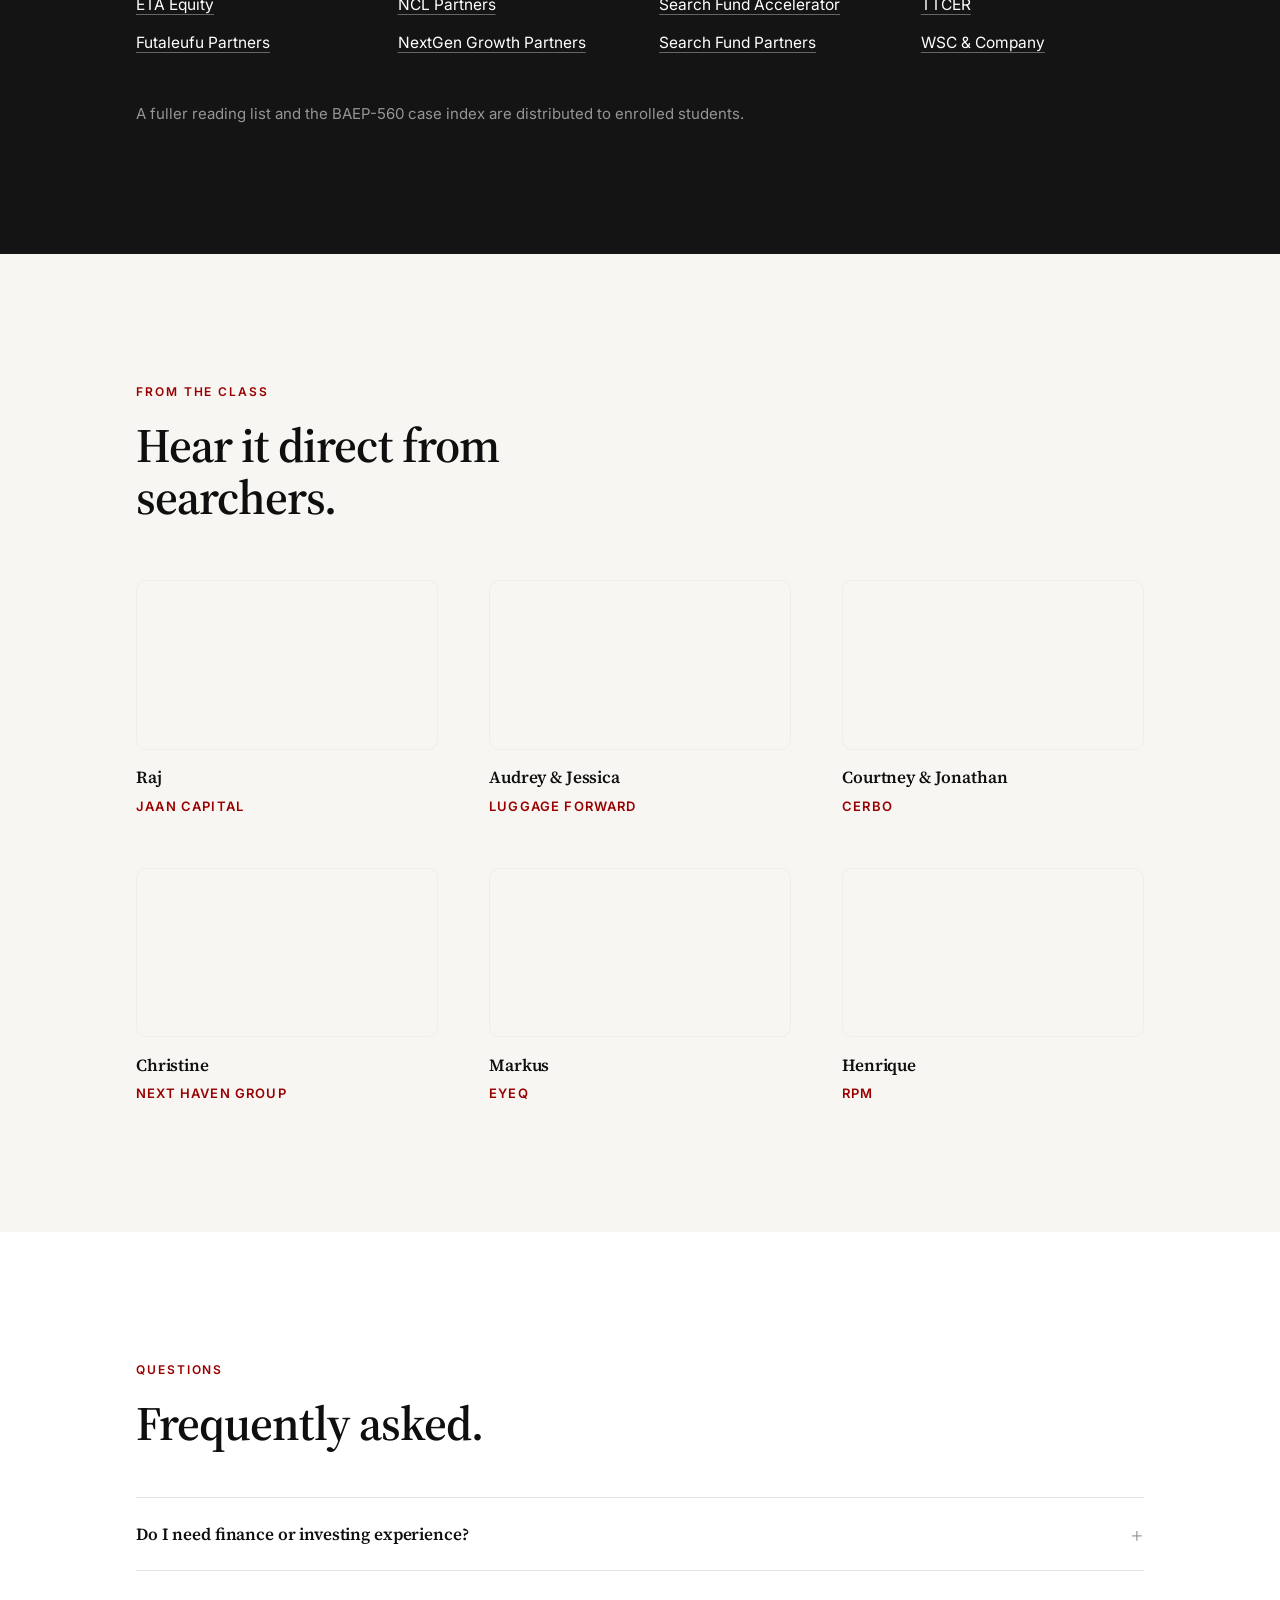
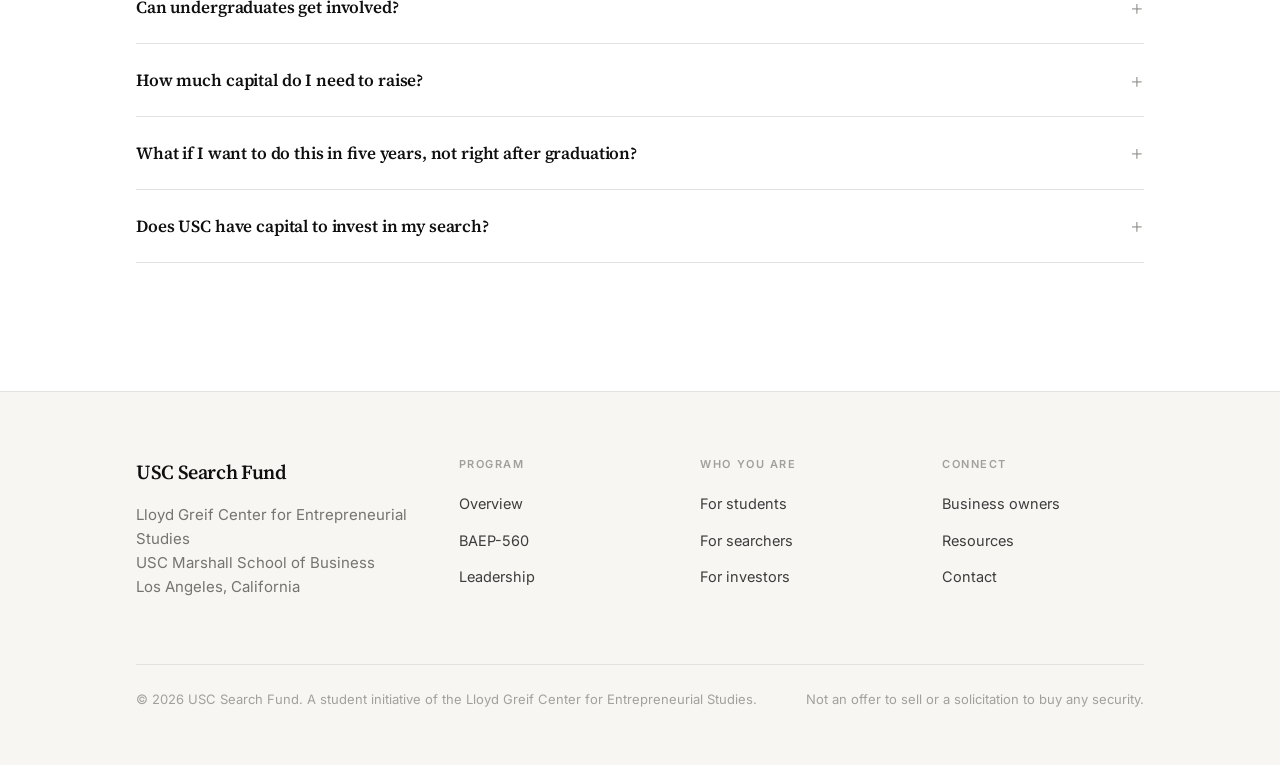
<file: students.html>
<!doctype html>
<html lang="en">
<head>
<meta charset="utf-8">
<meta name="viewport" content="width=device-width, initial-scale=1">
<title>For Students — USC Search Fund</title>
<meta name="description" content="Why search, who it suits, and how USC Marshall students get involved in entrepreneurship through acquisition.">
<link rel="canonical" href="https://uscsearchfund.org/students.html">
<meta property="og:type" content="website">
<meta property="og:site_name" content="USC Search Fund">
<meta property="og:title" content="For Students — USC Search Fund">
<meta property="og:description" content="Why search, who it suits, and how USC Marshall students get involved in entrepreneurship through acquisition.">
<meta property="og:url" content="https://uscsearchfund.org/students.html">
<meta property="og:image" content="https://uscsearchfund.org/assets/images/og-card.jpg">
<meta property="og:image:width" content="2400">
<meta property="og:image:height" content="1260">
<meta property="og:image:alt" content="USC Search Fund — entrepreneurship through acquisition at the Lloyd Greif Center, USC Marshall.">
<meta name="twitter:card" content="summary_large_image">
<meta name="twitter:title" content="For Students — USC Search Fund">
<meta name="twitter:description" content="Why search, who it suits, and how USC Marshall students get involved in entrepreneurship through acquisition.">
<meta name="twitter:image" content="https://uscsearchfund.org/assets/images/og-card.jpg">
<link rel="preconnect" href="https://fonts.googleapis.com">
<link rel="preconnect" href="https://fonts.gstatic.com" crossorigin>
<link href="https://fonts.googleapis.com/css2?family=Inter:wght@400;500;600&family=Source+Serif+4:opsz,wght@8..60,400;8..60,600&display=swap" rel="stylesheet">
<link rel="stylesheet" href="assets/site.css">
</head>
<body>

<header class="masthead">
  <div class="masthead__inner">
    <a class="brand" href="index.html">
      <img class="brand__logo" src="assets/images/eta-usc-logo.png" alt="" width="67" height="34">
      <span class="brand__mark">USC Search Fund</span>
      <span class="brand__sub">Greif Center &middot; Marshall</span>
    </a>
    <nav class="nav">
      <a href="index.html">Home</a>
      <a href="program.html">The Program</a>
      <a href="students.html" aria-current="page">For Students</a>
      <a href="searchers.html">For Searchers</a>
      <a href="investors.html">For Investors</a>
      <a href="press.html">Press</a>
    </nav>
    <details class="menu">
      <summary class="menu__btn" aria-label="Menu"><span class="menu__bars"></span></summary>
      <nav class="menu__panel">
        <a href="index.html">Home</a>
        <a href="program.html">The Program</a>
        <a href="students.html" aria-current="page">For Students</a>
        <a href="searchers.html">For Searchers</a>
        <a href="investors.html">For Investors</a>
        <a href="press.html">Press</a>
      </nav>
    </details>
  </div>
</header>

<main>

  <section class="hero wrap">
    <p class="eyebrow">For students</p>
    <h1 class="display hero__title">You could be running a company in two years.</h1>
    <p class="lede hero__lede">
      Not a startup you have to invent from nothing. A real business, with customers, employees,
      and cash flow, that someone spent thirty years building and now needs a successor for.
    </p>
    <div class="btn-row hero__cta">
      <a class="btn btn--primary" href="#join">How to get involved <span class="btn__arrow">&rarr;</span></a>
      <a class="btn btn--ghost" href="#resources">Start reading</a>
    </div>
  </section>

  <hr class="rule">

  <!-- ====================================================== WHY SEARCH -- -->
  <section class="section wrap">
    <p class="eyebrow">Why search</p>
    <h2 class="h2" style="max-width:22ch">The other entrepreneurial path.</h2>

    <div class="grid grid--3" style="margin-top:clamp(2.75rem,5vw,4rem)">
      <div class="card">
        <div class="card__num">Ownership, sooner</div>
        <h3 class="h3">You are the CEO on day one.</h3>
        <p>Not an associate, not a VP of strategy, not a founder waiting on a Series A. You own
           meaningful equity in a company you control, and the P&amp;L is yours.</p>
      </div>
      <div class="card">
        <div class="card__num">Real from the start</div>
        <h3 class="h3">No product-market fit risk.</h3>
        <p>The company already has revenue, customers, and a history. The risk shifts from
           &ldquo;will anyone want this&rdquo; to &ldquo;can I lead this well&rdquo; &mdash;
           a risk you can actually prepare for.</p>
      </div>
      <div class="card">
        <div class="card__num">A real career</div>
        <h3 class="h3">A recognized post-MBA path.</h3>
        <p>Search is pursued by graduates of every leading business school and is increasingly
           treated as a legitimate alternative to consulting, banking, tech, and venture-backed
           founding.</p>
      </div>
    </div>
  </section>

  <!-- ========================================================== HONESTY -- -->
  <section class="section section--alt">
    <div class="wrap">
      <div class="grid grid--split">
        <div>
          <p class="eyebrow">Straight talk</p>
          <h2 class="h2">Search is not for everyone.</h2>
        </div>
        <div>
          <p class="lede">We would rather you find that out here than eighteen months into a search.</p>
          <p class="body">The searchers who thrive tend to share a few traits, and none of them are
             about being good at spreadsheets.</p>
          <ul class="checklist" style="margin-top:1.75rem">
            <li>You are genuinely comfortable cold-calling strangers &mdash; and doing it again
                after two hundred of them go nowhere.</li>
            <li>You can tolerate two years of ambiguity, modest pay, and no institutional
                validation.</li>
            <li>You would rather run a $20M HVAC distributor well than work on something
                more impressive-sounding.</li>
            <li>You can hold authority over people who have been doing the job longer than
                you have been alive.</li>
            <li>You are prepared for the real possibility that you never close a deal.</li>
          </ul>
          <p class="body" style="margin-top:1.75rem">
            If most of that sounds energizing rather than exhausting, the course is a cheap way
            to test the hypothesis.
          </p>
        </div>
      </div>
    </div>
  </section>

  <!-- ============================================================= JOIN -- -->
  <section class="section wrap" id="join">
    <p class="eyebrow">Getting involved</p>
    <h2 class="h2" style="max-width:20ch">Four ways to start.</h2>

    <div class="ladder" style="margin-top:clamp(2.5rem,5vw,3.5rem)">
      <div class="ladder__item">
        <div class="ladder__step">01</div>
        <h3 class="h3">Take BAEP-560</h3>
        <p>Search Funds &amp; Entrepreneurship Through Acquisition, offered in the fall at the
           Greif Center. Open to Marshall graduate students. The single highest-leverage step.</p>
      </div>
      <div class="ladder__item">
        <div class="ladder__step">02</div>
        <h3 class="h3">Join the community</h3>
        <p>Get on the list for the speaker series, deal jams, and introductions to Trojans
           already searching or operating an acquired business. Open to students across USC,
           not only Marshall.</p>
      </div>
      <div class="ladder__item">
        <div class="ladder__step">03</div>
        <h3 class="h3">Work on live deals</h3>
        <p>Support an active searcher with sourcing, screening, or diligence. It is the fastest
           way to find out what the work feels like &mdash; and the best way to be worth backing later.</p>
      </div>
      <div class="ladder__item">
        <div class="ladder__step">04</div>
        <h3 class="h3">Talk to someone doing it</h3>
        <p>We will connect you with an operator, searcher, or investor in the network for a
           frank conversation. No commitment, no pitch.</p>
      </div>
    </div>

    <div class="btn-row" style="margin-top:clamp(2.5rem,4vw,3.5rem)">
      <a class="btn btn--primary" href="investors.html#contact">Get on the list <span class="btn__arrow">&rarr;</span></a>
    </div>
  </section>

  <!-- ======================================================== RESOURCES -- -->
  <section class="section dark" id="resources">
    <div class="wrap">
      <p class="eyebrow">Resources</p>
      <h2 class="h2" style="max-width:20ch">Where to start reading.</h2>
      <p class="lede" style="max-width:60ch; margin-top:1.5rem">
        You can get a genuine education in this asset class for the price of two books and a
        few free PDFs.
      </p>

      <div class="grid grid--2" style="margin-top:clamp(2.5rem,5vw,3.5rem)">
        <div>
          <dl class="deflist" style="--line:rgba(255,255,255,.18)">
            <dt style="border-top-color:rgba(255,255,255,.18)"><a href="https://store.hbr.org/product/hbr-guide-to-buying-a-small-business/10090" target="_blank" rel="noopener">HBR Guide to Buying a Small Business</a></dt>
            <dd style="color:rgba(255,255,255,.7)">Richard Ruback &amp; Royce Yudkoff. The standard text. Read this first.</dd>
            <dt style="border-top-color:rgba(255,255,255,.18)"><a href="https://lioncrest.com/books/buy-then-build" target="_blank" rel="noopener">Buy Then Build</a></dt>
            <dd style="color:rgba(255,255,255,.7)">Walker Deibel. The accessible entry point to acquisition entrepreneurship.</dd>
            <dt style="border-top-color:rgba(255,255,255,.18)"><a href="https://www.gsb.stanford.edu/experience/about/centers-institutes/ces/research/search-funds" target="_blank" rel="noopener">The Stanford Search Fund Study</a></dt>
            <dd style="color:rgba(255,255,255,.7)">Published biennially by Stanford GSB. The definitive data on the asset class, and free.</dd>
          </dl>
        </div>
        <div>
          <dl class="deflist">
            <dt style="border-top-color:rgba(255,255,255,.18)"><a href="https://www.gsb.stanford.edu/experience/about/centers-institutes/ces/research/search-funds/primer" target="_blank" rel="noopener">A Primer on Search Funds</a></dt>
            <dd style="color:rgba(255,255,255,.7)">Stanford GSB&rsquo;s free primer on structure, economics, and process. Registration required.</dd>
            <dt style="border-top-color:rgba(255,255,255,.18)"><a href="https://www.peteseligman.com.au/post/traditional-search-fund-vs-self-funded-search" target="_blank" rel="noopener">Traditional Search Fund vs Self-Funded Search</a></dt>
            <dd style="color:rgba(255,255,255,.7)">Pete Seligman. Why the two models are ends of a spectrum, and how to choose a structure by working back from your own goals.</dd>
            <dt style="border-top-color:rgba(255,255,255,.18)"><a href="https://tlaopodcast.com/" target="_blank" rel="noopener">Think Like an Owner</a> &middot; <a href="https://acquiringminds.co/" target="_blank" rel="noopener">Acquiring Minds</a> &middot; <a href="https://searchparty.podbean.com/" target="_blank" rel="noopener">Search Party</a></dt>
            <dd style="color:rgba(255,255,255,.7)">Three podcasts where working searchers and investors describe deals in unusual detail. BAEP-560 instructor Dustin Sellers is a regular voice on <em>Search Party</em>.</dd>
            <dt style="border-top-color:rgba(255,255,255,.18)"><a href="https://searchfunder.com/" target="_blank" rel="noopener">Searchfunder</a></dt>
            <dd style="color:rgba(255,255,255,.7)">The community platform where most of the ecosystem actually talks to each other.</dd>
          </dl>
        </div>
      </div>

      <div class="investors">
        <h3 class="h3">Search fund investors.</h3>
        <p class="investors__intro">
          Firms that back searchers and ETA acquisitions. A starting point for building your
          own investor list. Listed alphabetically; inclusion is not an endorsement.
        </p>
        <ul class="investor-list">
          <li><a href="https://anacapapartners.com/site/global/home/p_home.gsp" target="_blank" rel="noopener">Anacapa Partners</a></li>
          <li><a href="https://www.ashfordventures.com/" target="_blank" rel="noopener">Ashford Venture Partners</a></li>
          <li><a href="https://www.aspectinvestors.com/" target="_blank" rel="noopener">Aspect Investors</a></li>
          <li><a href="https://www.bkgrowth.com/" target="_blank" rel="noopener">BK Growth</a></li>
          <li><a href="https://compoundinglabs.com/" target="_blank" rel="noopener">Compounding Labs</a></li>
          <li><a href="https://www.endurancesearchpartners.com/" target="_blank" rel="noopener">Endurance Search Partners</a></li>
          <li><a href="https://etaequity.com/" target="_blank" rel="noopener">ETA Equity</a></li>
          <li><a href="https://futaleufu-partners.com/" target="_blank" rel="noopener">Futaleufu Partners</a></li>
          <li><a href="https://www.granitepointpartners.com/" target="_blank" rel="noopener">Granite Point Partners</a></li>
          <li><a href="https://housatonicpartners.com/" target="_blank" rel="noopener">Housatonic Partners</a></li>
          <li><a href="https://www.legatelp.com/" target="_blank" rel="noopener">Legate Partners</a></li>
          <li><a href="https://www.m2oinc.com/m2o-search/" target="_blank" rel="noopener">M2O Search</a></li>
          <li><a href="https://miramarequity.com/" target="_blank" rel="noopener">Miramar Equity Partners</a></li>
          <li><a href="https://www.mosaiceta.com/" target="_blank" rel="noopener">Mosaic ETA</a></li>
          <li><a href="https://www.nclpartners.com/" target="_blank" rel="noopener">NCL Partners</a></li>
          <li><a href="https://nextgengp.com/" target="_blank" rel="noopener">NextGen Growth Partners</a></li>
          <li><a href="https://www.northspringpartners.com/" target="_blank" rel="noopener">Northspring Partners</a></li>
          <li><a href="https://www.pacificlake.com/" target="_blank" rel="noopener">Pacific Lake</a></li>
          <li><a href="https://www.petersonpartners.com/search/" target="_blank" rel="noopener">Peterson Partners</a></li>
          <li><a href="https://www.redforestcapital.com/" target="_blank" rel="noopener">Red Forest Capital</a></li>
          <li><a href="https://www.relayinvestments.com/" target="_blank" rel="noopener">Relay Investments</a></li>
          <li><a href="https://www.saltouncapital.com/" target="_blank" rel="noopener">Saltoun Capital Partners</a></li>
          <li><a href="https://www.searchfundaccelerator.com/" target="_blank" rel="noopener">Search Fund Accelerator</a></li>
          <li><a href="https://www.searchfunds.net/" target="_blank" rel="noopener">Search Fund Partners</a></li>
          <li><a href="https://www.searchers.fund/" target="_blank" rel="noopener">Searchers Fund</a></li>
          <li><a href="https://www.shorecp.com/industry/search" target="_blank" rel="noopener">Shore Capital Partners</a></li>
          <li><a href="https://www.brydon.com/" target="_blank" rel="noopener">The Brydon Group</a></li>
          <li><a href="https://www.cambriagroup.com/" target="_blank" rel="noopener">The Cambria Group</a></li>
          <li><a href="https://www.nashton.com/" target="_blank" rel="noopener">The Nashton Company</a></li>
          <li><a href="https://trilogy-search.com/" target="_blank" rel="noopener">Trilogy Search Partners</a></li>
          <li><a href="https://ttcerpartners.com/" target="_blank" rel="noopener">TTCER</a></li>
          <li><a href="https://wscandcompany.com/" target="_blank" rel="noopener">WSC &amp; Company</a></li>
        </ul>
      </div>
      <p class="small" style="margin-top:2.5rem">
        A fuller reading list and the BAEP-560 case index are distributed to enrolled students.
      </p>
    </div>
  </section>


  <!-- =========================================================== VOICES -- -->
  <section class="section section--alt" id="voices">
    <div class="wrap">
      <p class="eyebrow">From the class</p>
      <h2 class="h2" style="max-width:22ch">Hear it direct from searchers.</h2>

      <div class="grid grid--3 video-grid">
        <figure class="video">
          <div class="video__frame">
            <iframe src="https://www.youtube-nocookie.com/embed/uxuEBLyIbvk"
                    title="Raj &mdash; Jaan Capital" loading="lazy" allowfullscreen
                    referrerpolicy="strict-origin-when-cross-origin"
                    allow="accelerometer; clipboard-write; encrypted-media; gyroscope; picture-in-picture; web-share"></iframe>
          </div>
          <figcaption class="video__cap">
            <span class="video__name">Raj</span>
            <span class="video__co">Jaan Capital</span>
          </figcaption>
        </figure>
        <figure class="video">
          <div class="video__frame">
            <iframe src="https://www.youtube-nocookie.com/embed/l--5Wyq-Eyg"
                    title="Audrey and Jessica &mdash; Luggage Forward" loading="lazy" allowfullscreen
                    referrerpolicy="strict-origin-when-cross-origin"
                    allow="accelerometer; clipboard-write; encrypted-media; gyroscope; picture-in-picture; web-share"></iframe>
          </div>
          <figcaption class="video__cap">
            <span class="video__name">Audrey &amp; Jessica</span>
            <span class="video__co">Luggage Forward</span>
          </figcaption>
        </figure>
        <figure class="video">
          <div class="video__frame">
            <iframe src="https://www.youtube-nocookie.com/embed/MLPbaELPMFU"
                    title="Courtney and Jonathan &mdash; Cerbo" loading="lazy" allowfullscreen
                    referrerpolicy="strict-origin-when-cross-origin"
                    allow="accelerometer; clipboard-write; encrypted-media; gyroscope; picture-in-picture; web-share"></iframe>
          </div>
          <figcaption class="video__cap">
            <span class="video__name">Courtney &amp; Jonathan</span>
            <span class="video__co">Cerbo</span>
          </figcaption>
        </figure>
        <figure class="video">
          <div class="video__frame">
            <iframe src="https://www.youtube-nocookie.com/embed/JNNZCkfLdPc"
                    title="Christine &mdash; Next Haven Group" loading="lazy" allowfullscreen
                    referrerpolicy="strict-origin-when-cross-origin"
                    allow="accelerometer; clipboard-write; encrypted-media; gyroscope; picture-in-picture; web-share"></iframe>
          </div>
          <figcaption class="video__cap">
            <span class="video__name">Christine</span>
            <span class="video__co">Next Haven Group</span>
          </figcaption>
        </figure>
        <figure class="video">
          <div class="video__frame">
            <iframe src="https://www.youtube-nocookie.com/embed/_MoeXCLMIR0"
                    title="Markus &mdash; EYEQ" loading="lazy" allowfullscreen
                    referrerpolicy="strict-origin-when-cross-origin"
                    allow="accelerometer; clipboard-write; encrypted-media; gyroscope; picture-in-picture; web-share"></iframe>
          </div>
          <figcaption class="video__cap">
            <span class="video__name">Markus</span>
            <span class="video__co">EYEQ</span>
          </figcaption>
        </figure>
        <figure class="video">
          <div class="video__frame">
            <iframe src="https://www.youtube-nocookie.com/embed/SFYMUDeaRSY"
                    title="Henrique &mdash; RPM" loading="lazy" allowfullscreen
                    referrerpolicy="strict-origin-when-cross-origin"
                    allow="accelerometer; clipboard-write; encrypted-media; gyroscope; picture-in-picture; web-share"></iframe>
          </div>
          <figcaption class="video__cap">
            <span class="video__name">Henrique</span>
            <span class="video__co">RPM</span>
          </figcaption>
        </figure>
      </div>
    </div>
  </section>

  <!-- ============================================================== FAQ -- -->
  <section class="section wrap">
    <p class="eyebrow">Questions</p>
    <h2 class="h2" style="max-width:16ch; margin-bottom:clamp(2rem,4vw,3rem)">Frequently asked.</h2>
    <div class="faq">
      <details>
        <summary>Do I need finance or investing experience?</summary>
        <p>No. The technical skills are learnable in a semester. The harder inputs &mdash; comfort
           with rejection, judgment about people, willingness to lead, and the humility to be
           coached &mdash; are what we screen for and what the course develops. Investors back
           people who can hear something they did not want to hear and change course.</p>
      </details>
      <details>
        <summary>Can undergraduates get involved?</summary>
        <p>BAEP-560 is a graduate course, but the community, speaker series, and introductions
           are open to undergraduates. Several of the most useful ways to learn this work &mdash;
           sourcing support for an active searcher, for instance &mdash; do not require an MBA.</p>
      </details>
      <details>
        <summary>How much capital do I need to raise?</summary>
        <p>A traditional search fund raises roughly $400K&ndash;$700K to cover two years of salary
           and deal expenses, typically from ten to twenty investors. Self-funded searchers raise
           nothing up front and finance the acquisition directly, usually with SBA debt. The course
           covers both routes and their very different economics.</p>
      </details>
      <details>
        <summary>What if I want to do this in five years, not right after graduation?</summary>
        <p>That is common and often wiser. Many successful searchers spend a few years in
           operating roles first. The network is the part that compounds, so building it now is
           the right move regardless of your timeline.</p>
      </details>
      <details>
        <summary>Does USC have capital to invest in my search?</summary>
        <p>Not yet. Standing up a USC-affiliated fund is the long-term goal, and it is genuinely
           the goal rather than a talking point. Today we can offer coursework, community, and
           warm introductions to investors who are already active.</p>
      </details>
    </div>
  </section>

</main>

<footer class="footer">
  <div class="wrap">
    <div class="footer__top">
      <div class="footer__brand">
        <span class="brand__mark">USC Search Fund</span>
        <p class="small" style="margin-top:.9rem; max-width:34ch">
          Lloyd Greif Center for Entrepreneurial Studies<br>
          USC Marshall School of Business<br>
          Los Angeles, California
        </p>
      </div>
      <div>
        <h4>Program</h4>
        <ul>
          <li><a href="program.html">Overview</a></li>
          <li><a href="program.html#course">BAEP-560</a></li>
          <li><a href="program.html#leadership">Leadership</a></li>
        </ul>
      </div>
      <div>
        <h4>Who you are</h4>
        <ul>
          <li><a href="students.html">For students</a></li>
          <li><a href="searchers.html">For searchers</a></li>
          <li><a href="investors.html">For investors</a></li>
        </ul>
      </div>
      <div>
        <h4>Connect</h4>
        <ul>
          <li><a href="investors.html#owners">Business owners</a></li>
          <li><a href="students.html#resources">Resources</a></li>
          <li><a href="investors.html#contact">Contact</a></li>
        </ul>
      </div>
    </div>
    <div class="footer__bottom">
      <p class="tiny">&copy; 2026 USC Search Fund. A student initiative of the Lloyd Greif Center for Entrepreneurial Studies.</p>
      <p class="tiny">Not an offer to sell or a solicitation to buy any security.</p>
    </div>
  </div>
</footer>

</body>
</html>
</file>
<file: assets/site.css>
/* ==========================================================================
   USC Search Fund — Lloyd Greif Center for Entrepreneurial Studies
   USC Marshall School of Business
   ========================================================================== */

:root{
  /* USC brand */
  --cardinal:      #990000;
  --cardinal-deep: #6d0000;
  --cardinal-tint: #fdf4f4;
  --gold:          #ffc72c;

  /* Ink */
  --ink:   #0f0f0f;
  --ink-2: #3d3d3d;
  --ink-3: #767370;
  --ink-4: #a3a09c;

  /* Ground */
  --bg:      #ffffff;
  --bg-alt:  #f7f6f3;
  --bg-deep: #141414;
  --line:    #e4e2de;
  --line-2:  #efeeea;

  --maxw: 1120px;
  --gut: clamp(1.25rem, 5vw, 3.5rem);

  --serif: "Source Serif 4", "Iowan Old Style", Georgia, "Times New Roman", serif;
  --sans: "Inter", -apple-system, BlinkMacSystemFont, "SF Pro Text", "Helvetica Neue", Arial, sans-serif;

  --ease: cubic-bezier(.4,.14,.3,1);
}

*,*::before,*::after{ box-sizing:border-box; }

html{ -webkit-text-size-adjust:100%; scroll-behavior:smooth; scroll-padding-top:5.5rem; }

body{
  margin:0;
  background:var(--bg);
  color:var(--ink);
  font-family:var(--sans);
  font-size:17px;
  line-height:1.6;
  -webkit-font-smoothing:antialiased;
  -moz-osx-font-smoothing:grayscale;
  font-feature-settings:"kern" 1,"liga" 1;
}

img,svg{ max-width:100%; height:auto; display:block; }

/* --------------------------------------------------------------- layout -- */
.wrap{ max-width:var(--maxw); margin-inline:auto; padding-inline:var(--gut); }
.wrap--narrow{ max-width:760px; }
.section{ padding-block:clamp(4.5rem,10vw,8.5rem); }
.section--tight{ padding-block:clamp(3.25rem,6vw,5.5rem); }
.section--alt{ background:var(--bg-alt); }
.rule{ height:1px; background:var(--line); border:0; margin:0; }

/* ----------------------------------------------------------- typography -- */
h1,h2,h3,h4{ font-family:var(--serif); font-weight:600; margin:0; color:var(--ink); }

.display{
  font-size:clamp(2.75rem,7.2vw,5.1rem);
  line-height:1.02;
  letter-spacing:-.025em;
  font-weight:600;
}
.h2{
  font-size:clamp(1.9rem,3.9vw,3rem);
  line-height:1.1;
  letter-spacing:-.02em;
}
.h3{
  font-size:clamp(1.25rem,2vw,1.6rem);
  line-height:1.2;
  letter-spacing:-.012em;
}
.h4{ font-size:1.0625rem; line-height:1.35; letter-spacing:-.005em; }

.eyebrow{
  font-family:var(--sans);
  font-size:.75rem;
  font-weight:600;
  letter-spacing:.16em;
  text-transform:uppercase;
  color:var(--cardinal);
  margin:0 0 1.1rem;
}
.eyebrow--muted{ color:var(--ink-3); }

.lede{
  font-size:clamp(1.125rem,1.7vw,1.375rem);
  line-height:1.55;
  color:var(--ink-2);
  letter-spacing:-.008em;
}
.body{ color:var(--ink-2); }
.small{ font-size:.9375rem; color:var(--ink-3); line-height:1.6; }
.tiny{ font-size:.8125rem; color:var(--ink-4); }

p{ margin:0 0 1.15em; }
p:last-child{ margin-bottom:0; }

a{ color:var(--cardinal); text-decoration:none; }
a:hover{ text-decoration:underline; text-underline-offset:3px; }

/* --------------------------------------------------------------- header -- */
.masthead{
  position:sticky; top:0; z-index:60;
  background:rgba(255,255,255,.95);
  backdrop-filter:saturate(180%) blur(20px);
  -webkit-backdrop-filter:saturate(180%) blur(20px);
  border-bottom:1px solid var(--line-2);
}
.masthead__inner{
  max-width:var(--maxw); margin-inline:auto; padding-inline:var(--gut);
  height:64px; display:flex; align-items:center; justify-content:space-between; gap:1.5rem;
}
.brand{ display:flex; align-items:baseline; gap:.6rem; color:var(--ink); text-decoration:none; }
/* The mark and sub sit on a shared baseline; the logo centres against them instead. */
.brand__logo{ height:34px; width:auto; align-self:center; display:block; flex:none; }
.brand:hover{ text-decoration:none; }
.brand__mark{
  font-family:var(--serif); font-weight:600; font-size:1.1875rem;
  letter-spacing:-.018em; white-space:nowrap;
}
.brand__sub{
  font-size:.6875rem; letter-spacing:.11em; text-transform:uppercase;
  color:var(--ink-4); font-weight:500; white-space:nowrap;
}
/* Six nav items now. The masthead inner is capped at --maxw, so the space
   available does not grow on wider screens — the gap has to give. */
.nav{ display:flex; align-items:center; gap:clamp(.8rem,1.85vw,1.6rem); }
.nav a{
  font-size:.875rem; font-weight:450; color:var(--ink-2);
  letter-spacing:-.002em; white-space:nowrap; text-decoration:none;
  transition:color .18s var(--ease);
}
.nav a:hover{ color:var(--ink); text-decoration:none; }
.nav a[aria-current="page"]{ color:var(--ink); font-weight:600; }

/* ---------------------------------------------------------- mobile menu -- */
.menu{ display:none; }
.menu__btn{
  list-style:none; cursor:pointer;
  width:40px; height:40px; margin-right:-9px;
  display:flex; align-items:center; justify-content:center;
  border-radius:9px;
}
.menu__btn::-webkit-details-marker{ display:none; }
.menu__btn:focus-visible{ outline:2px solid var(--cardinal); outline-offset:2px; }
.menu__bars, .menu__bars::before, .menu__bars::after{
  display:block; width:21px; height:1.5px; background:var(--ink); border-radius:2px;
}
.menu__bars{ position:relative; transition:background .18s var(--ease); }
.menu__bars::before{ content:""; position:absolute; top:-6.5px; transition:transform .2s var(--ease); }
.menu__bars::after{ content:""; position:absolute; top:6.5px; transition:transform .2s var(--ease); }
.menu[open] .menu__bars{ background:transparent; }
.menu[open] .menu__bars::before{ transform:translateY(6.5px) rotate(45deg); }
.menu[open] .menu__bars::after{ transform:translateY(-6.5px) rotate(-45deg); }

.menu__panel{
  position:fixed; left:0; right:0; top:64px;
  background:#fff;
  border-bottom:1px solid var(--line);
  box-shadow:0 14px 34px rgba(0,0,0,.09);
  padding:.25rem var(--gut) 1.1rem;
  display:flex; flex-direction:column;
  max-height:calc(100vh - 64px); overflow-y:auto;
}
.menu__panel a{
  padding:.95rem 0; font-size:1.0625rem; color:var(--ink);
  text-decoration:none; border-bottom:1px solid var(--line-2);
}
.menu__panel a:last-child{ border-bottom:0; }
.menu__panel a[aria-current="page"]{ color:var(--cardinal); font-weight:600; }

@media (max-width:900px){
  .nav{ display:none; }
  .menu{ display:block; }
  .brand__sub{ display:none; }
}

/* --------------------------------------------------------------- button -- */
.btn{
  display:inline-flex; align-items:center; gap:.5rem;
  font-family:var(--sans); font-size:.9375rem; font-weight:550; letter-spacing:-.004em;
  padding:.72rem 1.4rem; border-radius:999px; border:1px solid transparent;
  text-decoration:none; cursor:pointer;
  transition:background .2s var(--ease), color .2s var(--ease), border-color .2s var(--ease), transform .2s var(--ease);
}
.btn:hover{ text-decoration:none; transform:translateY(-1px); }
.btn--primary{ background:var(--cardinal); color:#fff; }
.btn--primary:hover{ background:var(--cardinal-deep); }
.btn--ghost{ border-color:var(--line); color:var(--ink); background:transparent; }
.btn--ghost:hover{ border-color:var(--ink-4); background:#fff; }
.btn--onDark{ border-color:rgba(255,255,255,.32); color:#fff; }
.btn--onDark:hover{ background:rgba(255,255,255,.1); border-color:rgba(255,255,255,.55); }
.btn__arrow{ font-size:1.05em; line-height:1; transition:transform .2s var(--ease); }
.btn:hover .btn__arrow{ transform:translateX(3px); }
.btn-row{ display:flex; flex-wrap:wrap; gap:.75rem; }

.link-arrow{
  display:inline-flex; align-items:center; gap:.4rem;
  font-size:.9375rem; font-weight:550; color:var(--cardinal); text-decoration:none;
}
.link-arrow:hover{ text-decoration:none; }
.link-arrow span{ transition:transform .2s var(--ease); }
.link-arrow:hover span{ transform:translateX(3px); }

/* ----------------------------------------------------------------- hero -- */
.hero{ padding-block:clamp(5rem,13vw,10rem) clamp(3.5rem,7vw,5.5rem); }
/* Single column by default; the logo takes the right-hand whitespace on wide screens. */
.hero__top{ display:grid; gap:clamp(2.75rem,5vw,4.5rem); align-items:center; }
/* The logo is intrinsically 960px wide. Without this the auto track sizes to that
   and the whole page scrolls sideways on a phone. */
.hero__top > *{ min-width:0; }
.hero__logo{ width:260px; max-width:100%; height:auto; justify-self:start; }
@media (min-width:900px){
  .hero__top{ grid-template-columns:minmax(0,1fr) minmax(210px,300px); }
  .hero__logo{ width:100%; justify-self:end; }
}
.hero__title{ max-width:16ch; }
.hero__title span{ display:block; }
.hero__lede{ max-width:60ch; margin-top:1.9rem; }
.hero__cta{ margin-top:2.6rem; }
.hero__meta{
  margin-top:clamp(3.5rem,7vw,5.5rem);
  padding-top:1.5rem; border-top:1px solid var(--line);
  display:flex; flex-wrap:wrap; gap:.5rem 2.5rem;
  font-size:.8125rem; letter-spacing:.05em; text-transform:uppercase;
  color:var(--ink-4); font-weight:500;
}

/* ---------------------------------------------------------------- grids -- */
.grid{ display:grid; gap:clamp(2rem,4vw,3.25rem); }
.grid--2{ grid-template-columns:repeat(2,1fr); }
.grid--3{ grid-template-columns:repeat(3,1fr); }
.grid--4{ grid-template-columns:repeat(4,1fr); }
.grid--split{ grid-template-columns:minmax(0,.85fr) minmax(0,1.15fr); gap:clamp(2rem,6vw,5rem); }

.stack-lg > * + *{ margin-top:clamp(2.5rem,5vw,4rem); }

/* ---------------------------------------------------------------- cards -- */
.card{ display:flex; flex-direction:column; }
.card__num{
  font-family:var(--serif); font-size:.9375rem; color:var(--cardinal);
  font-weight:600; letter-spacing:.02em; margin-bottom:.9rem;
  padding-bottom:.85rem; border-bottom:1px solid var(--line);
}
.card .h3{ margin-bottom:.65rem; }
.card p{ font-size:.9688rem; color:var(--ink-2); line-height:1.62; }

.panel{
  background:#fff; border:1px solid var(--line);
  border-radius:14px; padding:clamp(1.6rem,3vw,2.25rem);
}
.panel--alt{ background:var(--bg-alt); border-color:transparent; }
.panel--accent{ background:var(--cardinal-tint); border-color:#f3e2e2; }

/* -------------------------------------------------------------- numbers -- */
.stats{ display:grid; grid-template-columns:repeat(4,1fr); gap:clamp(1.5rem,3vw,2.5rem); }
.stat__fig{
  font-family:var(--serif); font-size:clamp(2.4rem,4.6vw,3.5rem);
  line-height:1; letter-spacing:-.03em; font-weight:600; color:var(--ink);
}
.stat__label{
  margin-top:.85rem; padding-top:.85rem; border-top:1px solid var(--line);
  font-size:.8125rem; line-height:1.45; color:var(--ink-3); letter-spacing:.01em;
}
.stats--onDark .stat__fig{ color:#fff; }
.stats--onDark .stat__label{ color:rgba(255,255,255,.62); border-top-color:rgba(255,255,255,.18); }

/* ----------------------------------------------------------- dark block -- */
.dark{ background:var(--bg-deep); color:#fff; }
.dark h1,.dark h2,.dark h3,.dark h4{ color:#fff; }
.dark .lede,.dark .body,.dark p{ color:rgba(255,255,255,.72); }
.dark .eyebrow{ color:var(--gold); }
.dark .small{ color:rgba(255,255,255,.55); }
.dark a{ color:#fff; }

/* --------------------------------------------------------------- ladder -- */
.ladder{ counter-reset:step; border-top:1px solid var(--line); }
.ladder__item{
  display:grid; grid-template-columns:clamp(5rem,8vw,7.75rem) minmax(0,.6fr) minmax(0,1.55fr);
  gap:clamp(1rem,3vw,2.5rem);
  padding-block:clamp(1.75rem,3.2vw,2.5rem);
  border-bottom:1px solid var(--line);
  align-items:start;
}
.ladder__step{
  font-family:var(--serif); font-size:.9375rem; font-weight:600;
  color:var(--cardinal); letter-spacing:.04em; padding-top:.35rem;
  white-space:nowrap;
}
.ladder__item p{ font-size:.9688rem; color:var(--ink-2); }

/* --------------------------------------------------------------- people -- */
.person__name{ font-family:var(--serif); font-size:1.25rem; font-weight:600; letter-spacing:-.012em; }
.person__role{ font-size:.8125rem; letter-spacing:.09em; text-transform:uppercase; color:var(--cardinal); margin-top:.4rem; font-weight:600; }
.person p{ font-size:.9375rem; color:var(--ink-2); margin-top:.9rem; }
.person__portrait{
  aspect-ratio:4/5; background:var(--bg-alt); border-radius:10px;
  margin-bottom:1.1rem; display:flex; align-items:center; justify-content:center;
  color:var(--ink-4); font-size:.75rem; letter-spacing:.1em; text-transform:uppercase;
  border:1px solid var(--line-2); overflow:hidden;
}
/* Drop an <img> straight into the slot; it fills without touching the layout. */
.person__portrait img{
  width:100%; height:100%; object-fit:cover; display:block;
}

/* LinkedIn link under each bio. Small, quiet, cardinal — the bio is the content,
   this is a way out to the person. Icon is inline SVG so the page stays
   dependency-free and offline-safe in the standalone build. */
.person__link{
  display:inline-flex; align-items:center; gap:.45rem;
  margin-top:.9rem; font-size:.8125rem; font-weight:600;
  letter-spacing:.06em; text-transform:uppercase;
  color:var(--cardinal); text-decoration:none;
}
.person__link svg{ width:14px; height:14px; fill:currentColor; flex:none; }
.person__link:hover{ text-decoration:underline; text-underline-offset:3px; }
/* Visually hidden, still read aloud — lets two identical "LinkedIn" links
   announce whose profile they point to. */
.sr-only{
  position:absolute; width:1px; height:1px; padding:0; margin:-1px;
  overflow:hidden; clip:rect(0 0 0 0); white-space:nowrap; border:0;
}

/* ------------------------------------------------------------------ FAQ -- */
.faq{ border-top:1px solid var(--line); }
.faq details{ border-bottom:1px solid var(--line); }
.faq summary{
  list-style:none; cursor:pointer; padding-block:1.4rem;
  font-family:var(--serif); font-size:1.0625rem; font-weight:600; letter-spacing:-.008em;
  display:flex; justify-content:space-between; align-items:center; gap:2rem;
}
.faq summary::-webkit-details-marker{ display:none; }
.faq summary::after{
  content:"+"; font-family:var(--sans); font-size:1.35rem; font-weight:300;
  color:var(--ink-4); line-height:1; transition:transform .22s var(--ease);
}
.faq details[open] summary::after{ transform:rotate(45deg); }
.faq details p{ padding-bottom:1.5rem; margin:0; font-size:.9688rem; color:var(--ink-2); max-width:68ch; }

/* ---------------------------------------------------------------- lists -- */
.checklist{ list-style:none; padding:0; margin:0; }
.checklist li{
  position:relative; padding-left:1.6rem; margin-bottom:.85rem;
  font-size:.9688rem; color:var(--ink-2); line-height:1.6;
}
.checklist li::before{
  content:""; position:absolute; left:0; top:.62em;
  width:7px; height:7px; border-radius:50%; background:var(--cardinal);
}
.checklist li:last-child{ margin-bottom:0; }

.deflist{ margin:0; }
.deflist dt{
  font-family:var(--serif); font-weight:600; font-size:1.0625rem;
  padding-top:1.35rem; border-top:1px solid var(--line); margin-bottom:.4rem;
}
.deflist dd{ margin:0 0 1.35rem; font-size:.9688rem; color:var(--ink-2); }
.deflist dd:last-child{ margin-bottom:0; }

/* Linked resource titles. On the dark band the title text is already white and
   site-wide links carry no underline, so a link would be invisible as a link —
   this restores the affordance without shouting. Gold on hover, matching the
   accent the dark sections already use. */
.deflist dt a{
  color:inherit; text-decoration:underline;
  text-decoration-color:rgba(0,0,0,.3);
  text-underline-offset:4px; text-decoration-thickness:1px;
  transition:color .18s var(--ease), text-decoration-color .18s var(--ease);
}
.deflist dt a:hover{
  color:var(--cardinal); text-decoration-color:var(--cardinal);
}
/* Same list on a dark band: the rule above would draw a black underline on
   near-black. Flip it to white, and hover to the gold the dark sections use. */
.dark .deflist dt a{ text-decoration-color:rgba(255,255,255,.35); }
.dark .deflist dt a:hover{ color:var(--gold); text-decoration-color:var(--gold); }

/* Investor directory on the Resources band. Thirty-odd short names read best
   as a multi-column index rather than a deflist; same underline treatment. */
.investors{
  margin-top:clamp(3rem,6vw,4.5rem); padding-top:clamp(2rem,4vw,2.75rem);
  border-top:1px solid rgba(255,255,255,.18);
}
.investors__intro{ max-width:60ch; margin-top:.75rem; }
.investor-list{
  list-style:none; padding:0; margin:clamp(1.5rem,3vw,2rem) 0 0;
  columns:4; column-gap:clamp(1.5rem,3vw,2.5rem);
}
.investor-list li{ break-inside:avoid; padding-block:.4rem; font-size:.9688rem; }
.investor-list a{
  text-decoration:underline; text-decoration-color:rgba(255,255,255,.35);
  text-underline-offset:4px; text-decoration-thickness:1px;
  transition:color .18s var(--ease), text-decoration-color .18s var(--ease);
}
.investor-list a:hover{ color:var(--gold); text-decoration-color:var(--gold); }
@media (max-width:900px){ .investor-list{ columns:3; } }
@media (max-width:620px){ .investor-list{ columns:2; } }

/* ------------------------------------------------------------------ CTA -- */
.cta-tri{ display:grid; grid-template-columns:repeat(3,1fr); gap:0; border-top:1px solid var(--line); }
.cta-tri__item{
  padding:clamp(2rem,3.5vw,2.75rem) clamp(1.25rem,2.5vw,2.25rem);
  border-bottom:1px solid var(--line); border-right:1px solid var(--line);
  display:flex; flex-direction:column; gap:.7rem;
  transition:background .2s var(--ease);
}
.cta-tri__item:last-child{ border-right:0; }
.cta-tri__item:hover{ background:var(--bg-alt); }
.cta-tri__item p{ font-size:.9375rem; color:var(--ink-2); flex:1; }

/* --------------------------------------------------------------- footer -- */
.footer{ background:var(--bg-alt); padding-block:clamp(3rem,5vw,4.5rem) 2.5rem; border-top:1px solid var(--line); }
.footer__top{ display:grid; grid-template-columns:minmax(0,1.4fr) repeat(3,minmax(0,1fr)); gap:2.5rem; }
.footer__brand .brand__mark{ font-size:1.25rem; }
.footer h4{
  font-family:var(--sans); font-size:.6875rem; letter-spacing:.14em;
  text-transform:uppercase; color:var(--ink-4); font-weight:600; margin-bottom:1rem;
}
.footer ul{ list-style:none; padding:0; margin:0; }
.footer li{ margin-bottom:.6rem; }
.footer li a{ font-size:.9063rem; color:var(--ink-2); }
.footer li a:hover{ color:var(--cardinal); }
.footer__bottom{
  margin-top:clamp(2.5rem,5vw,4rem); padding-top:1.5rem; border-top:1px solid var(--line);
  display:flex; flex-wrap:wrap; justify-content:space-between; gap:1rem;
}

/* ----------------------------------------------------------- responsive -- */
@media (max-width:900px){
  .grid--4{ grid-template-columns:repeat(2,1fr); }
  .grid--split{ grid-template-columns:1fr; }
  .footer__top{ grid-template-columns:1fr 1fr; }
}
@media (max-width:760px){
  body{ font-size:16px; }
  .grid--2,.grid--3{ grid-template-columns:1fr; }
  .stats{ grid-template-columns:1fr 1fr; }
  .cta-tri{ grid-template-columns:1fr; }
  .cta-tri__item{ border-right:0; }
  .ladder__item{ grid-template-columns:1fr; gap:.6rem; }
  .ladder__step{ padding-top:0; }
  .hero__meta{ gap:.4rem 1.5rem; font-size:.75rem; }
}
@media (max-width:420px){
  .display{ letter-spacing:-.02em; }
}

@media (prefers-reduced-motion:reduce){
  *{ animation:none !important; transition:none !important; scroll-behavior:auto !important; }
}

/* --------------------------------------------------------------- video -- */
/* Embeds are lazy: six players is ~1MB of YouTube script if they all load at
   once, and most visitors never scroll to the grid. youtube-nocookie defers
   tracking cookies until someone actually presses play. */
.video{ margin:0; }
.video__frame{
  position:relative; aspect-ratio:16/9; overflow:hidden;
  border-radius:10px; background:var(--bg-alt);
  border:1px solid var(--line-2);
}
.video__frame iframe{
  position:absolute; inset:0; width:100%; height:100%; border:0; display:block;
}
.video__cap{ margin-top:.9rem; }
.video__name{
  display:block; font-family:var(--serif); font-size:1.0625rem;
  font-weight:600; letter-spacing:-.008em; color:var(--ink);
}
.video__co{
  display:block; margin-top:.25rem; font-size:.8125rem; font-weight:600;
  letter-spacing:.09em; text-transform:uppercase; color:var(--cardinal);
}
.video-grid{ margin-top:clamp(2.5rem,5vw,3.5rem); }

/* The featured single video runs wider than a grid tile, so cap it or it
   swamps the section it sits in. */
.video--feature .video__frame{ border-radius:12px; }
.video--feature .video__name{ font-size:1.25rem; }

/* Standalone build: no iframe, a link to YouTube instead. */
.video__fallback{
  display:flex; align-items:center; justify-content:center; gap:.6rem;
  aspect-ratio:16/9; border-radius:10px; background:var(--bg-alt);
  border:1px solid var(--line-2); color:var(--cardinal);
  font-weight:600; font-size:.9375rem; text-align:center; padding:1rem;
}

@media (max-width:900px){
  .video-grid.grid--3{ grid-template-columns:repeat(2,1fr); }
}
@media (max-width:620px){
  .video-grid.grid--3{ grid-template-columns:1fr; }
}

/* ------------------------------------------------------ conferences -- */
/* Month and city ride alongside the conference name. Dates themselves stay
   off the page on purpose — they move every year and the host site is the
   source of truth. */
.conf__when,.item__meta{
  display:block; margin-top:.3rem; font-size:.75rem; font-weight:600;
  letter-spacing:.09em; text-transform:uppercase; color:var(--ink-3);
}
.deflist dt strong{ color:var(--ink); font-weight:600; }

/* ------------------------------------------------------- dated event -- */
/* TIME-BOUND: the ETA Bootcamp thank-you. Comes down with the markup; see README. */
.thanks{ padding-bottom:clamp(3.5rem,7vw,5.5rem); }
.thanks__link{
  display:block; border-radius:14px; overflow:hidden;
  box-shadow:0 18px 40px -22px rgba(60,0,0,.55);
  transition:transform .25s var(--ease), box-shadow .25s var(--ease);
}
.thanks__link:hover{ transform:translateY(-2px); box-shadow:0 24px 48px -22px rgba(60,0,0,.6); }
.thanks__link img{ display:block; width:100%; height:auto; }
.recap{ align-items:center; }
.recap__img{ width:100%; height:auto; border-radius:14px; }
@media (max-width:900px){ .recap__img{ max-width:440px; } }
</file>
